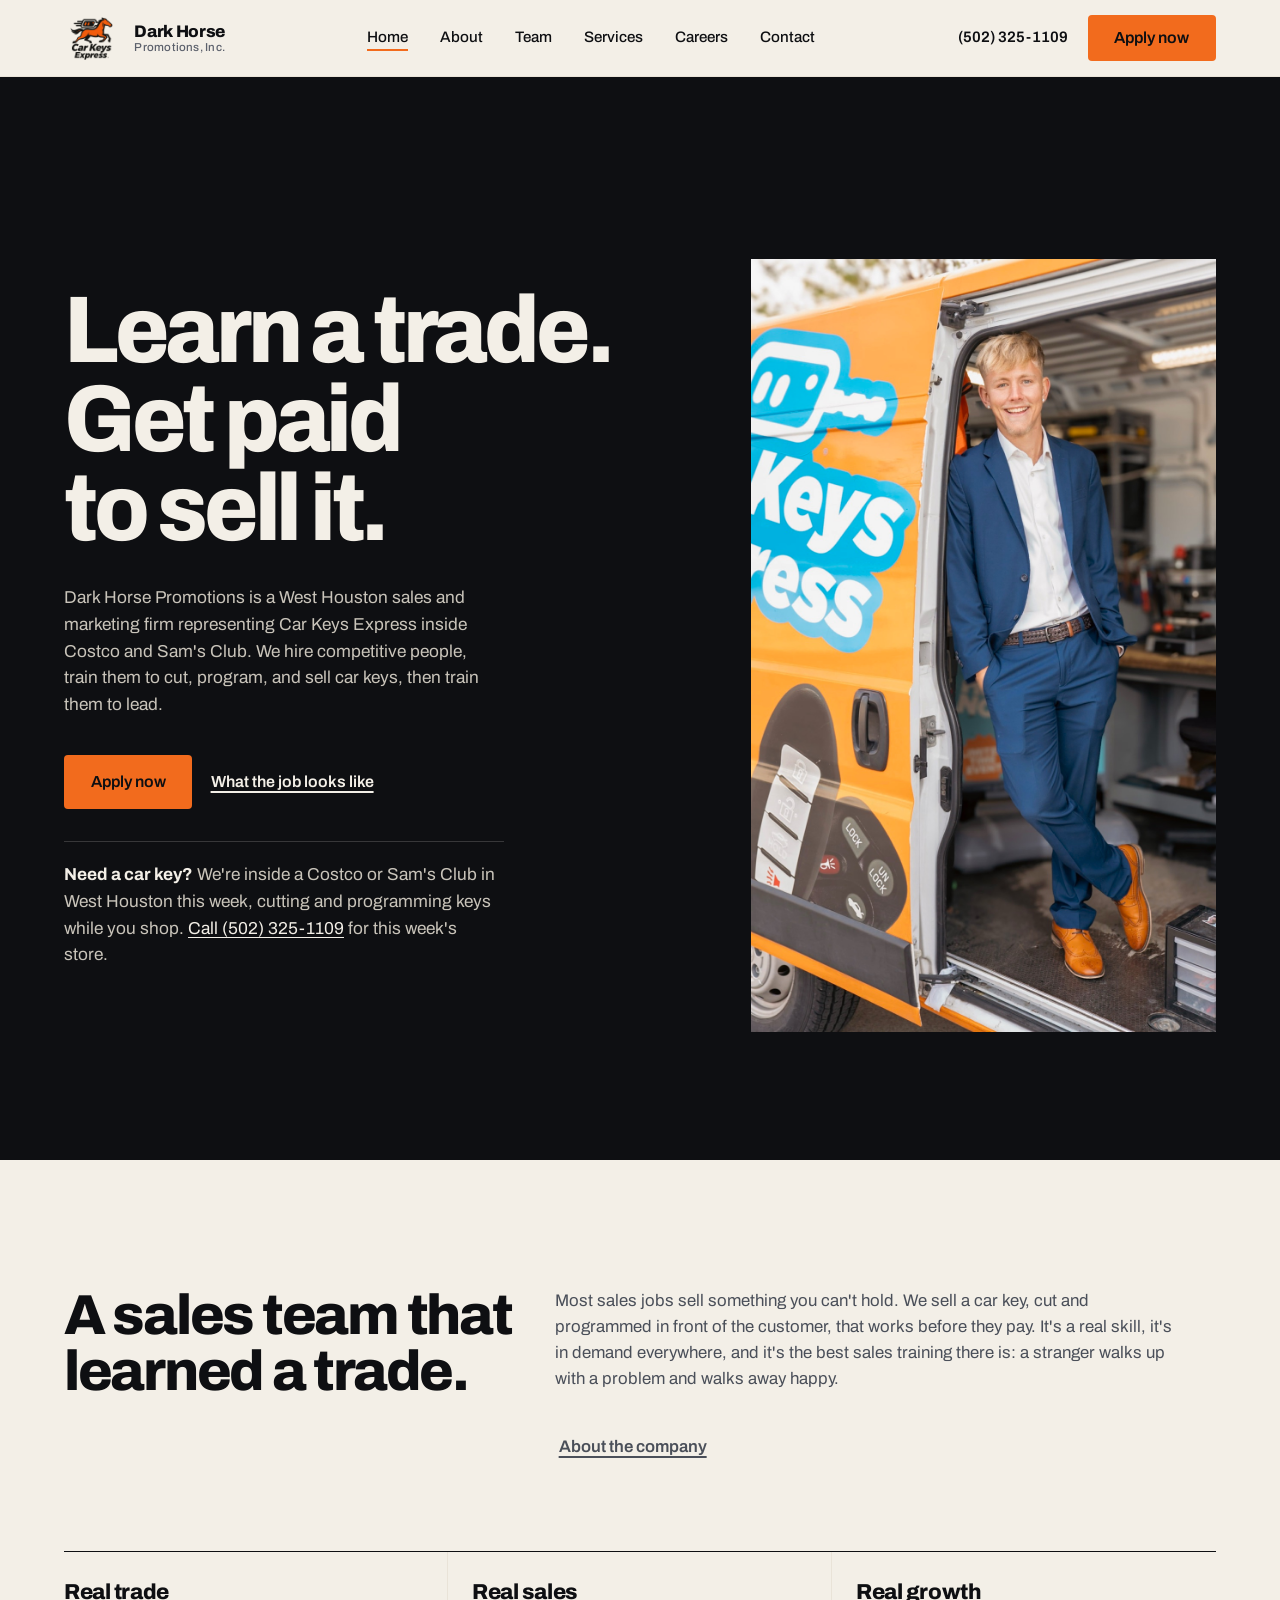
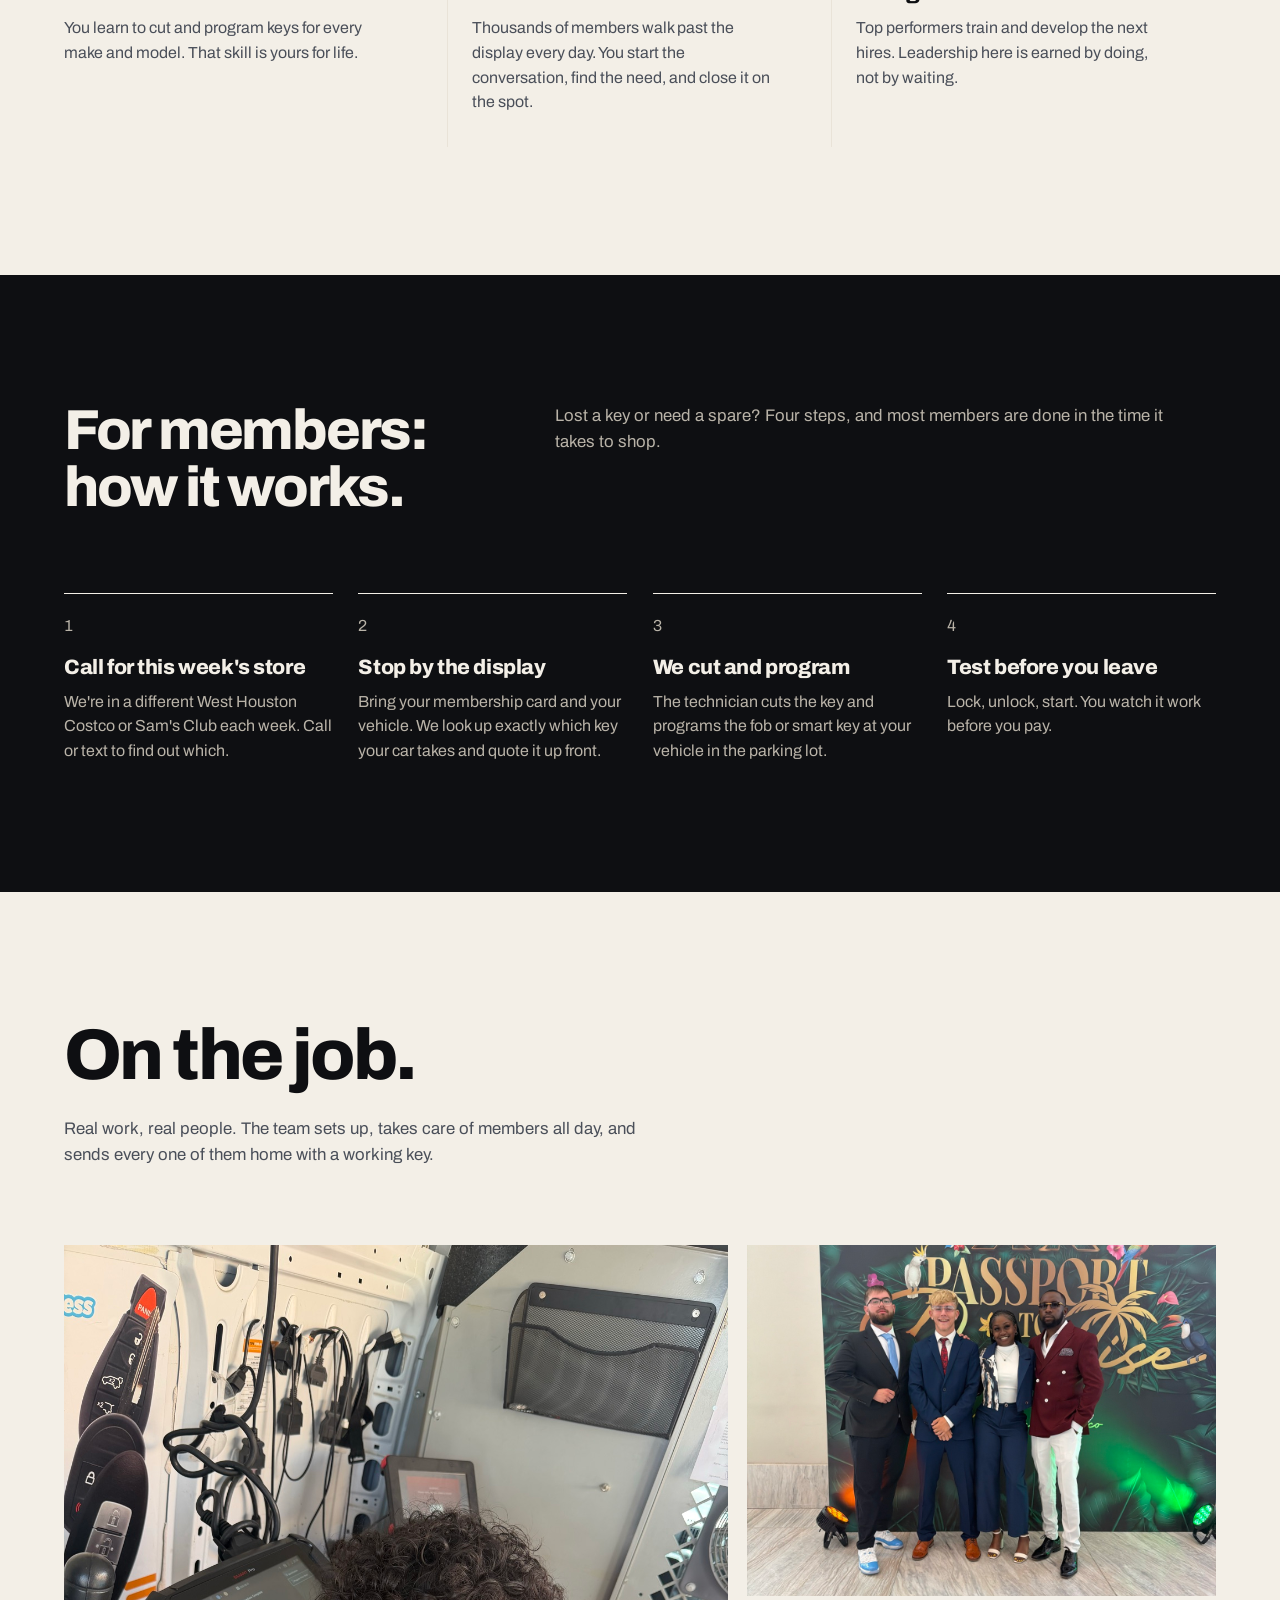
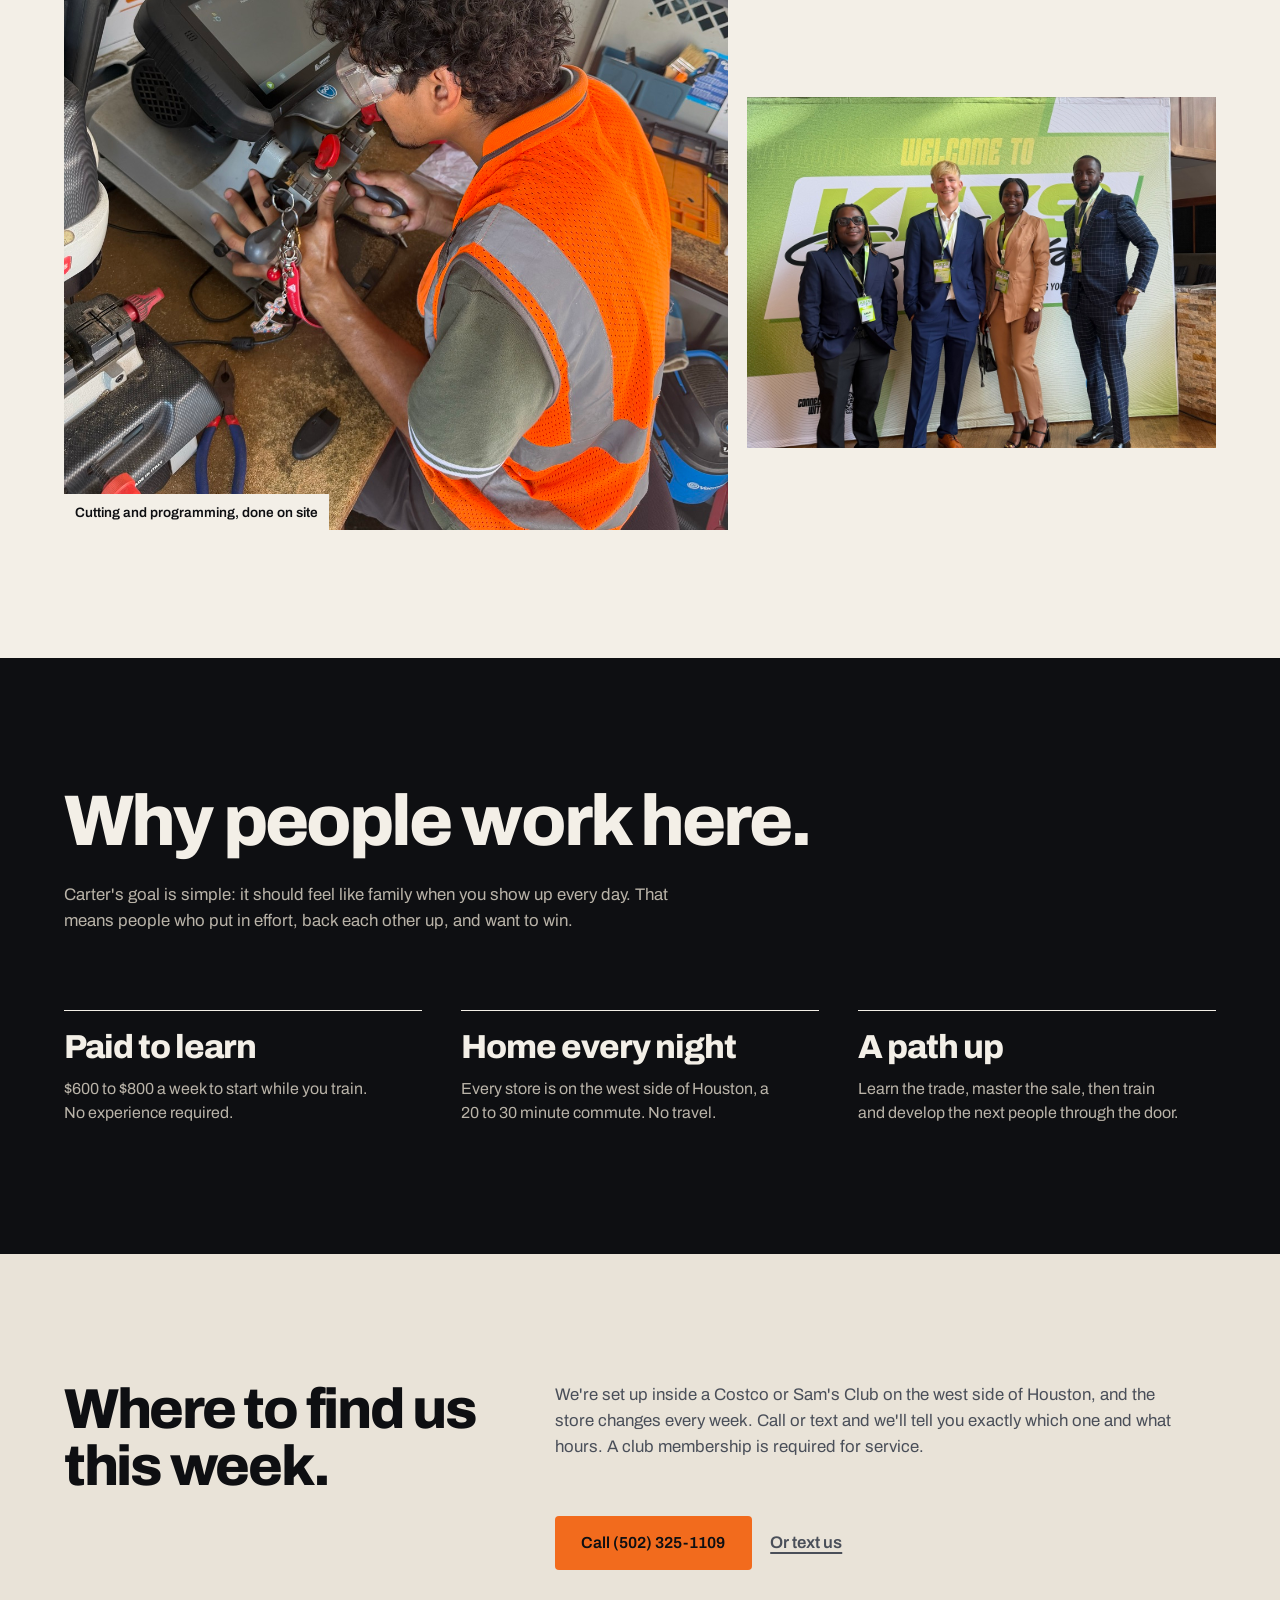
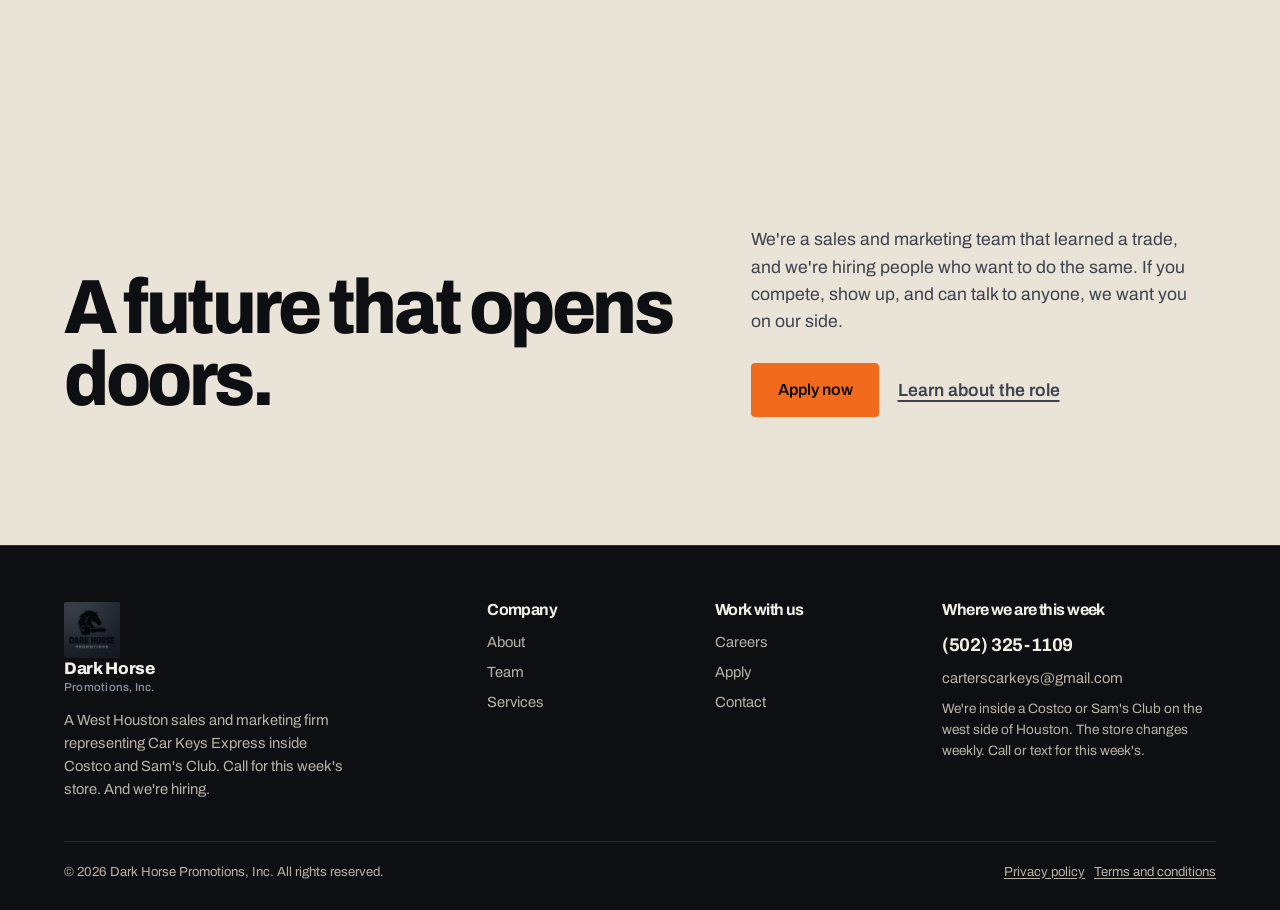
<file: index.html>
<!doctype html>
<html lang="en">
<head>
<meta charset="utf-8">
<meta name="viewport" content="width=device-width, initial-scale=1">
<title>Dark Horse Promotions, Inc. | West Houston Sales Team and Car Key Service</title>
<meta name="description" content="Dark Horse Promotions is a West Houston sales and marketing firm representing Car Keys Express inside Costco and Sam's Club. Now hiring. Need a key? Call for this week's store.">
<link rel="canonical" href="https://darkhorsepromotions.com/">
<meta property="og:title" content="Dark Horse Promotions, Inc. | West Houston Sales Team and Car Key Service">
<meta property="og:description" content="Dark Horse Promotions is a West Houston sales and marketing firm representing Car Keys Express inside Costco and Sam's Club. Now hiring. Need a key? Call for this week's store.">
<meta property="og:image" content="https://darkhorsepromotions.com/img/hero.jpg">
<meta property="og:type" content="website">
<link rel="icon" href="/img/logo-horse.jpg">
<link rel="preconnect" href="https://fonts.googleapis.com">
<link rel="preconnect" href="https://fonts.gstatic.com" crossorigin>
<link href="https://fonts.googleapis.com/css2?family=Archivo:wdth,wght@62..125,400..900&display=swap" rel="stylesheet">
<link rel="stylesheet" href="/styles.css">
</head>
<body>
<a class="skip" href="#main">Skip to content</a>
<header id="header">
  <nav class="pad">
    <a class="brand" href="/" aria-label="Dark Horse Promotions home">
      <img src="/img/logo-horse.jpg" alt="">
      <span class="brand-name">Dark Horse<small>Promotions, Inc.</small></span>
    </a>
    <ul class="nav-links" id="nav-links">
      <li><a href="/" aria-current="page">Home</a></li>
      <li><a href="/about/">About</a></li>
      <li><a href="/team/">Team</a></li>
      <li><a href="/services/">Services</a></li>
      <li><a href="/careers/">Careers</a></li>
      <li><a href="/contact/">Contact</a></li>
    </ul>
    <div class="nav-right">
      <a class="nav-phone" href="tel:+15023251109">(502) 325-1109</a>
      <a class="btn btn-orange" href="/apply/">Apply now</a>
      <button class="menu-btn" aria-label="Menu" aria-expanded="false" aria-controls="nav-links" onclick="var h=document.getElementById('header');var o=h.classList.toggle('open');this.setAttribute('aria-expanded',o)">
        <svg viewBox="0 0 24 24" fill="none" stroke="currentColor" stroke-width="2" stroke-linecap="round"><path d="M4 7h16M4 12h16M4 17h16"/></svg>
      </button>
    </div>
  </nav>
</header>
<main id="main">

<section class="hero pad">
  <div class="hero-copy">
    <h1><span>Learn a trade.</span> <span>Get paid</span> <span>to sell it.</span></h1>
    <p>Dark Horse Promotions is a West Houston sales and marketing firm representing Car Keys Express inside Costco and Sam's Club. We hire competitive people, train them to cut, program, and sell car keys, then train them to lead.</p>
    <div class="hero-actions">
      <a class="btn btn-orange" href="/apply/">Apply now</a>
      <a class="link" href="/careers/">What the job looks like</a>
    </div>
    <p class="hero-aside"><b>Need a car key?</b> We're inside a Costco or Sam's Club in West Houston this week, cutting and programming keys while you shop. <a href="tel:+15023251109">Call (502) 325-1109</a> for this week's store.</p>
  </div>
  <div class="hero-photo">
    <img src="/img/hero.jpg" alt="Carter Bolser, owner of Dark Horse Promotions" fetchpriority="high">
  </div>
</section>
<section class="light pad">
  <div class="grid">
    <h2 class="section-title">A sales team that learned a trade.</h2>
    <div class="section-body">
      <p>Most sales jobs sell something you can't hold. We sell a car key, cut and programmed in front of the customer, that works before they pay. It's a real skill, it's in demand everywhere, and it's the best sales training there is: a stranger walks up with a problem and walks away happy.</p>
      <a class="link" href="/about/">About the company</a>
    </div>
    <ul class="statements">
      <li><h3>Real trade</h3><p>You learn to cut and program keys for every make and model. That skill is yours for life.</p></li>
      <li><h3>Real sales</h3><p>Thousands of members walk past the display every day. You start the conversation, find the need, and close it on the spot.</p></li>
      <li><h3>Real growth</h3><p>Top performers train and develop the next hires. Leadership here is earned by doing, not by waiting.</p></li>
    </ul>
  </div>
</section>
<section class="dark pad">
  <div class="grid">
    <h2 class="section-title">For members: how it works.</h2>
    <p class="section-body">Lost a key or need a spare? Four steps, and most members are done in the time it takes to shop.</p>
    <ol class="steps">
      <li><div class="n">1</div><h3>Call for this week's store</h3><p>We're in a different West Houston Costco or Sam's Club each week. Call or text to find out which.</p></li>
      <li><div class="n">2</div><h3>Stop by the display</h3><p>Bring your membership card and your vehicle. We look up exactly which key your car takes and quote it up front.</p></li>
      <li><div class="n">3</div><h3>We cut and program</h3><p>The technician cuts the key and programs the fob or smart key at your vehicle in the parking lot.</p></li>
      <li><div class="n">4</div><h3>Test before you leave</h3><p>Lock, unlock, start. You watch it work before you pay.</p></li>
    </ol>
  </div>
</section>
<section class="light pad">
  <div class="grid">
    <h2 class="section-title wide">On the job.</h2>
    <p class="section-body under">Real work, real people. The team sets up, takes care of members all day, and sends every one of them home with a working key.</p>
    <div class="photos">
      <figure class="big"><img src="/img/p2.jpg" alt="Technician programming a key at the equipment bench"><figcaption>Cutting and programming, done on site</figcaption></figure>
      <figure class="a"><img src="/img/p1.jpg" alt="The Dark Horse Promotions team at an industry event"></figure>
      <figure class="b"><img src="/img/p3.jpg" alt="The team at a trade show"></figure>
    </div>
  </div>
</section>
<section class="dark pad">
  <div class="grid">
    <h2 class="section-title wide">Why people work here.</h2>
    <p class="section-body under">Carter's goal is simple: it should feel like family when you show up every day. That means people who put in effort, back each other up, and want to win.</p>
    <ul class="claims">
      <li><h3>Paid to learn</h3><p>$600 to $800 a week to start while you train. No experience required.</p></li>
      <li><h3>Home every night</h3><p>Every store is on the west side of Houston, a 20 to 30 minute commute. No travel.</p></li>
      <li><h3>A path up</h3><p>Learn the trade, master the sale, then train and develop the next people through the door.</p></li>
    </ul>
  </div>
</section>
<section class="light-2 pad" id="find-us">
  <div class="grid">
    <h2 class="section-title">Where to find us this week.</h2>
    <div class="section-body">
      <p>We're set up inside a Costco or Sam's Club on the west side of Houston, and the store changes every week. Call or text and we'll tell you exactly which one and what hours. A club membership is required for service.</p>
      <div style="display:flex;gap:.9rem;flex-wrap:wrap;margin-top:1.75rem">
        <a class="btn btn-orange" href="tel:+15023251109">Call (502) 325-1109</a>
        <a class="link" href="sms:+15023251109">Or text us</a>
      </div>
    </div>
  </div>
</section>
<section class="careers-band pad">
  <div class="grid">
    <h2>A future that opens doors.</h2>
    <div class="aside">
      <p>We're a sales and marketing team that learned a trade, and we're hiring people who want to do the same. If you compete, show up, and can talk to anyone, we want you on our side.</p>
      <div class="actions">
        <a class="btn btn-orange" href="/apply/">Apply now</a>
        <a class="link" href="/careers/">Learn about the role</a>
      </div>
    </div>
  </div>
</section>
</main>
<footer class="pad">
  <div class="foot">
    <div>
      <a class="brand" href="/"><img src="/img/logo-dark.jpg" alt=""><span class="brand-name">Dark Horse<small>Promotions, Inc.</small></span></a>
      <p>A West Houston sales and marketing firm representing Car Keys Express inside Costco and Sam's Club. Call for this week's store. And we're hiring.</p>
    </div>
    <div>
      <h4>Company</h4>
      <a href="/about/">About</a>
      <a href="/team/">Team</a>
      <a href="/services/">Services</a>
    </div>
    <div>
      <h4>Work with us</h4>
      <a href="/careers/">Careers</a>
      <a href="/apply/">Apply</a>
      <a href="/contact/">Contact</a>
    </div>
    <div>
      <h4>Where we are this week</h4>
      <a class="big-link" href="tel:+15023251109">(502) 325-1109</a>
      <a href="mailto:carterscarkeys@gmail.com">carterscarkeys@gmail.com</a>
      <p style="margin-top:.5rem;font-size:.85rem">We're inside a Costco or Sam's Club on the west side of Houston. The store changes weekly. Call or text for this week's.</p>
    </div>
  </div>
  <div class="copy">
    <span>© 2026 Dark Horse Promotions, Inc. All rights reserved.</span>
    <span><a href="/privacy/">Privacy policy</a> &nbsp; <a href="/terms/">Terms and conditions</a></span>
  </div>
</footer>
</body>
</html>
</file>
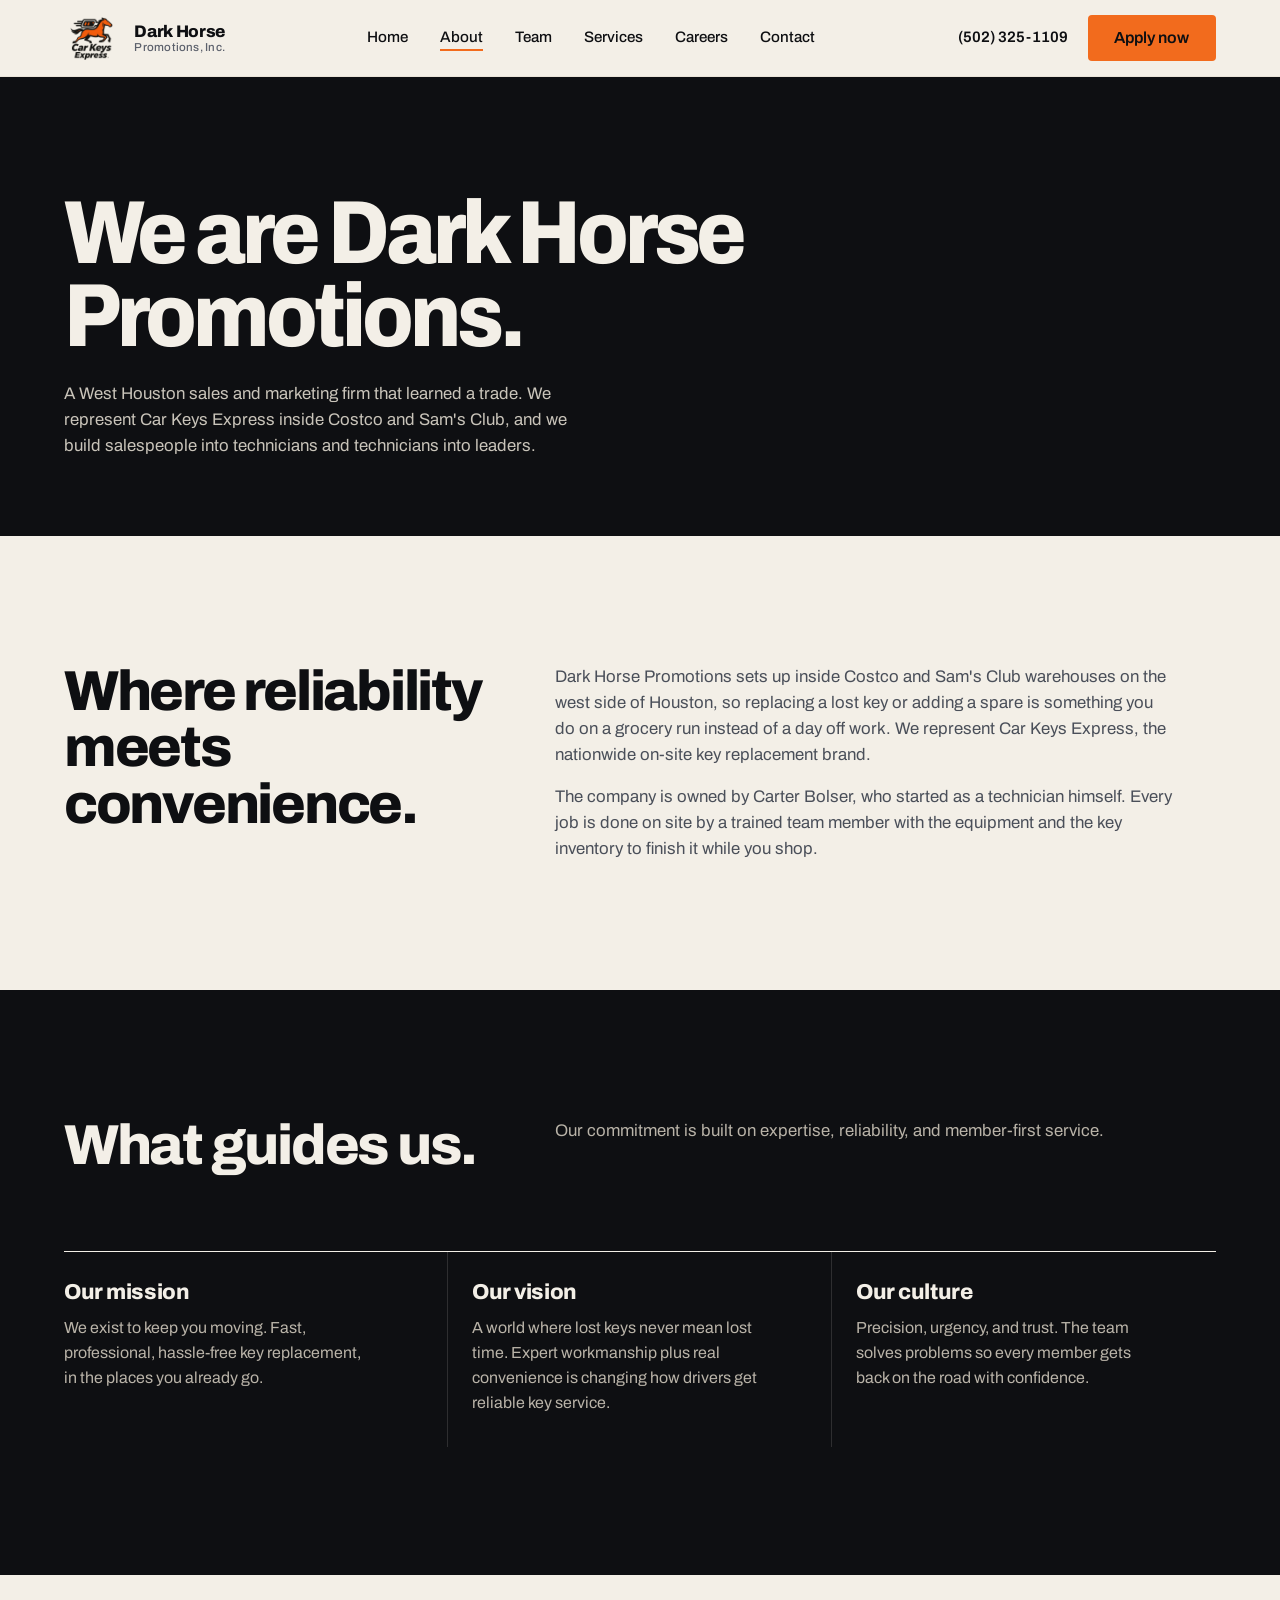
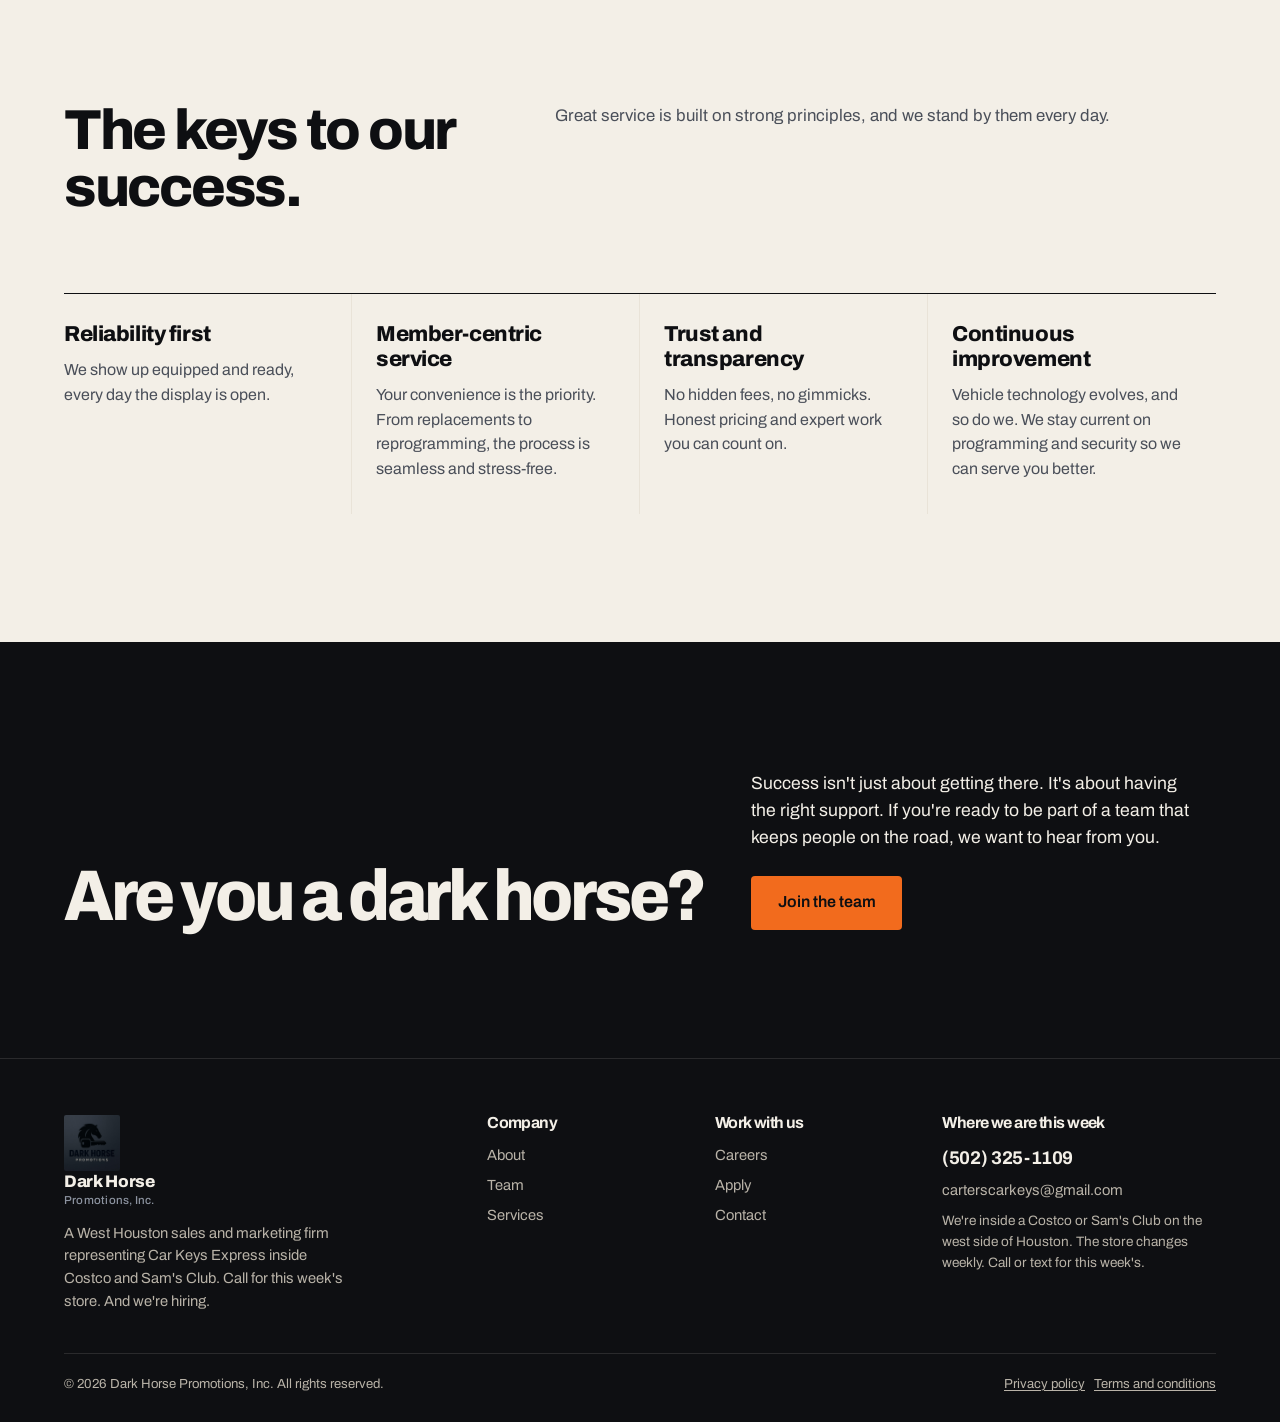
<file: about/index.html>
<!doctype html>
<html lang="en">
<head>
<meta charset="utf-8">
<meta name="viewport" content="width=device-width, initial-scale=1">
<title>About | Dark Horse Promotions, Inc.</title>
<meta name="description" content="Dark Horse Promotions runs car key replacement displays inside Sam's Club and Costco, built on reliability, transparency, and a team that shows up.">
<link rel="canonical" href="https://darkhorsepromotions.com/about/">
<meta property="og:title" content="About | Dark Horse Promotions, Inc.">
<meta property="og:description" content="Dark Horse Promotions runs car key replacement displays inside Sam's Club and Costco, built on reliability, transparency, and a team that shows up.">
<meta property="og:image" content="https://darkhorsepromotions.com/img/hero.jpg">
<meta property="og:type" content="website">
<link rel="icon" href="/img/logo-horse.jpg">
<link rel="preconnect" href="https://fonts.googleapis.com">
<link rel="preconnect" href="https://fonts.gstatic.com" crossorigin>
<link href="https://fonts.googleapis.com/css2?family=Archivo:wdth,wght@62..125,400..900&display=swap" rel="stylesheet">
<link rel="stylesheet" href="/styles.css">
</head>
<body>
<a class="skip" href="#main">Skip to content</a>
<header id="header">
  <nav class="pad">
    <a class="brand" href="/" aria-label="Dark Horse Promotions home">
      <img src="/img/logo-horse.jpg" alt="">
      <span class="brand-name">Dark Horse<small>Promotions, Inc.</small></span>
    </a>
    <ul class="nav-links" id="nav-links">
      <li><a href="/">Home</a></li>
      <li><a href="/about/" aria-current="page">About</a></li>
      <li><a href="/team/">Team</a></li>
      <li><a href="/services/">Services</a></li>
      <li><a href="/careers/">Careers</a></li>
      <li><a href="/contact/">Contact</a></li>
    </ul>
    <div class="nav-right">
      <a class="nav-phone" href="tel:+15023251109">(502) 325-1109</a>
      <a class="btn btn-orange" href="/apply/">Apply now</a>
      <button class="menu-btn" aria-label="Menu" aria-expanded="false" aria-controls="nav-links" onclick="var h=document.getElementById('header');var o=h.classList.toggle('open');this.setAttribute('aria-expanded',o)">
        <svg viewBox="0 0 24 24" fill="none" stroke="currentColor" stroke-width="2" stroke-linecap="round"><path d="M4 7h16M4 12h16M4 17h16"/></svg>
      </button>
    </div>
  </nav>
</header>
<main id="main">

<section class="page-hero pad">
  <h1>We are Dark Horse Promotions.</h1>
  <p>A West Houston sales and marketing firm that learned a trade. We represent Car Keys Express inside Costco and Sam's Club, and we build salespeople into technicians and technicians into leaders.</p>
</section>
<section class="light pad">
  <div class="grid">
    <h2 class="section-title">Where reliability meets convenience.</h2>
    <div class="section-body">
      <p>Dark Horse Promotions sets up inside Costco and Sam's Club warehouses on the west side of Houston, so replacing a lost key or adding a spare is something you do on a grocery run instead of a day off work. We represent Car Keys Express, the nationwide on-site key replacement brand.</p>
      <p>The company is owned by Carter Bolser, who started as a technician himself. Every job is done on site by a trained team member with the equipment and the key inventory to finish it while you shop.</p>
    </div>
  </div>
</section>
<section class="dark pad">
  <div class="grid">
    <h2 class="section-title">What guides us.</h2>
    <p class="section-body">Our commitment is built on expertise, reliability, and member-first service.</p>
    <ul class="statements">
      <li><h3>Our mission</h3><p>We exist to keep you moving. Fast, professional, hassle-free key replacement, in the places you already go.</p></li>
      <li><h3>Our vision</h3><p>A world where lost keys never mean lost time. Expert workmanship plus real convenience is changing how drivers get reliable key service.</p></li>
      <li><h3>Our culture</h3><p>Precision, urgency, and trust. The team solves problems so every member gets back on the road with confidence.</p></li>
    </ul>
  </div>
</section>
<section class="light pad">
  <div class="grid">
    <h2 class="section-title">The keys to our success.</h2>
    <p class="section-body">Great service is built on strong principles, and we stand by them every day.</p>
    <ul class="statements four">
      <li><h3>Reliability first</h3><p>We show up equipped and ready, every day the display is open.</p></li>
      <li><h3>Member-centric service</h3><p>Your convenience is the priority. From replacements to reprogramming, the process is seamless and stress-free.</p></li>
      <li><h3>Trust and transparency</h3><p>No hidden fees, no gimmicks. Honest pricing and expert work you can count on.</p></li>
      <li><h3>Continuous improvement</h3><p>Vehicle technology evolves, and so do we. We stay current on programming and security so we can serve you better.</p></li>
    </ul>
  </div>
</section>
<section class="dark cta-band pad">
  <div class="grid">
    <h2>Are you a dark horse?</h2>
    <div class="aside">
      <p>Success isn't just about getting there. It's about having the right support. If you're ready to be part of a team that keeps people on the road, we want to hear from you.</p>
      <a class="btn btn-orange" href="/careers/">Join the team</a>
    </div>
  </div>
</section>
</main>
<footer class="pad">
  <div class="foot">
    <div>
      <a class="brand" href="/"><img src="/img/logo-dark.jpg" alt=""><span class="brand-name">Dark Horse<small>Promotions, Inc.</small></span></a>
      <p>A West Houston sales and marketing firm representing Car Keys Express inside Costco and Sam's Club. Call for this week's store. And we're hiring.</p>
    </div>
    <div>
      <h4>Company</h4>
      <a href="/about/">About</a>
      <a href="/team/">Team</a>
      <a href="/services/">Services</a>
    </div>
    <div>
      <h4>Work with us</h4>
      <a href="/careers/">Careers</a>
      <a href="/apply/">Apply</a>
      <a href="/contact/">Contact</a>
    </div>
    <div>
      <h4>Where we are this week</h4>
      <a class="big-link" href="tel:+15023251109">(502) 325-1109</a>
      <a href="mailto:carterscarkeys@gmail.com">carterscarkeys@gmail.com</a>
      <p style="margin-top:.5rem;font-size:.85rem">We're inside a Costco or Sam's Club on the west side of Houston. The store changes weekly. Call or text for this week's.</p>
    </div>
  </div>
  <div class="copy">
    <span>© 2026 Dark Horse Promotions, Inc. All rights reserved.</span>
    <span><a href="/privacy/">Privacy policy</a> &nbsp; <a href="/terms/">Terms and conditions</a></span>
  </div>
</footer>
</body>
</html>
</file>
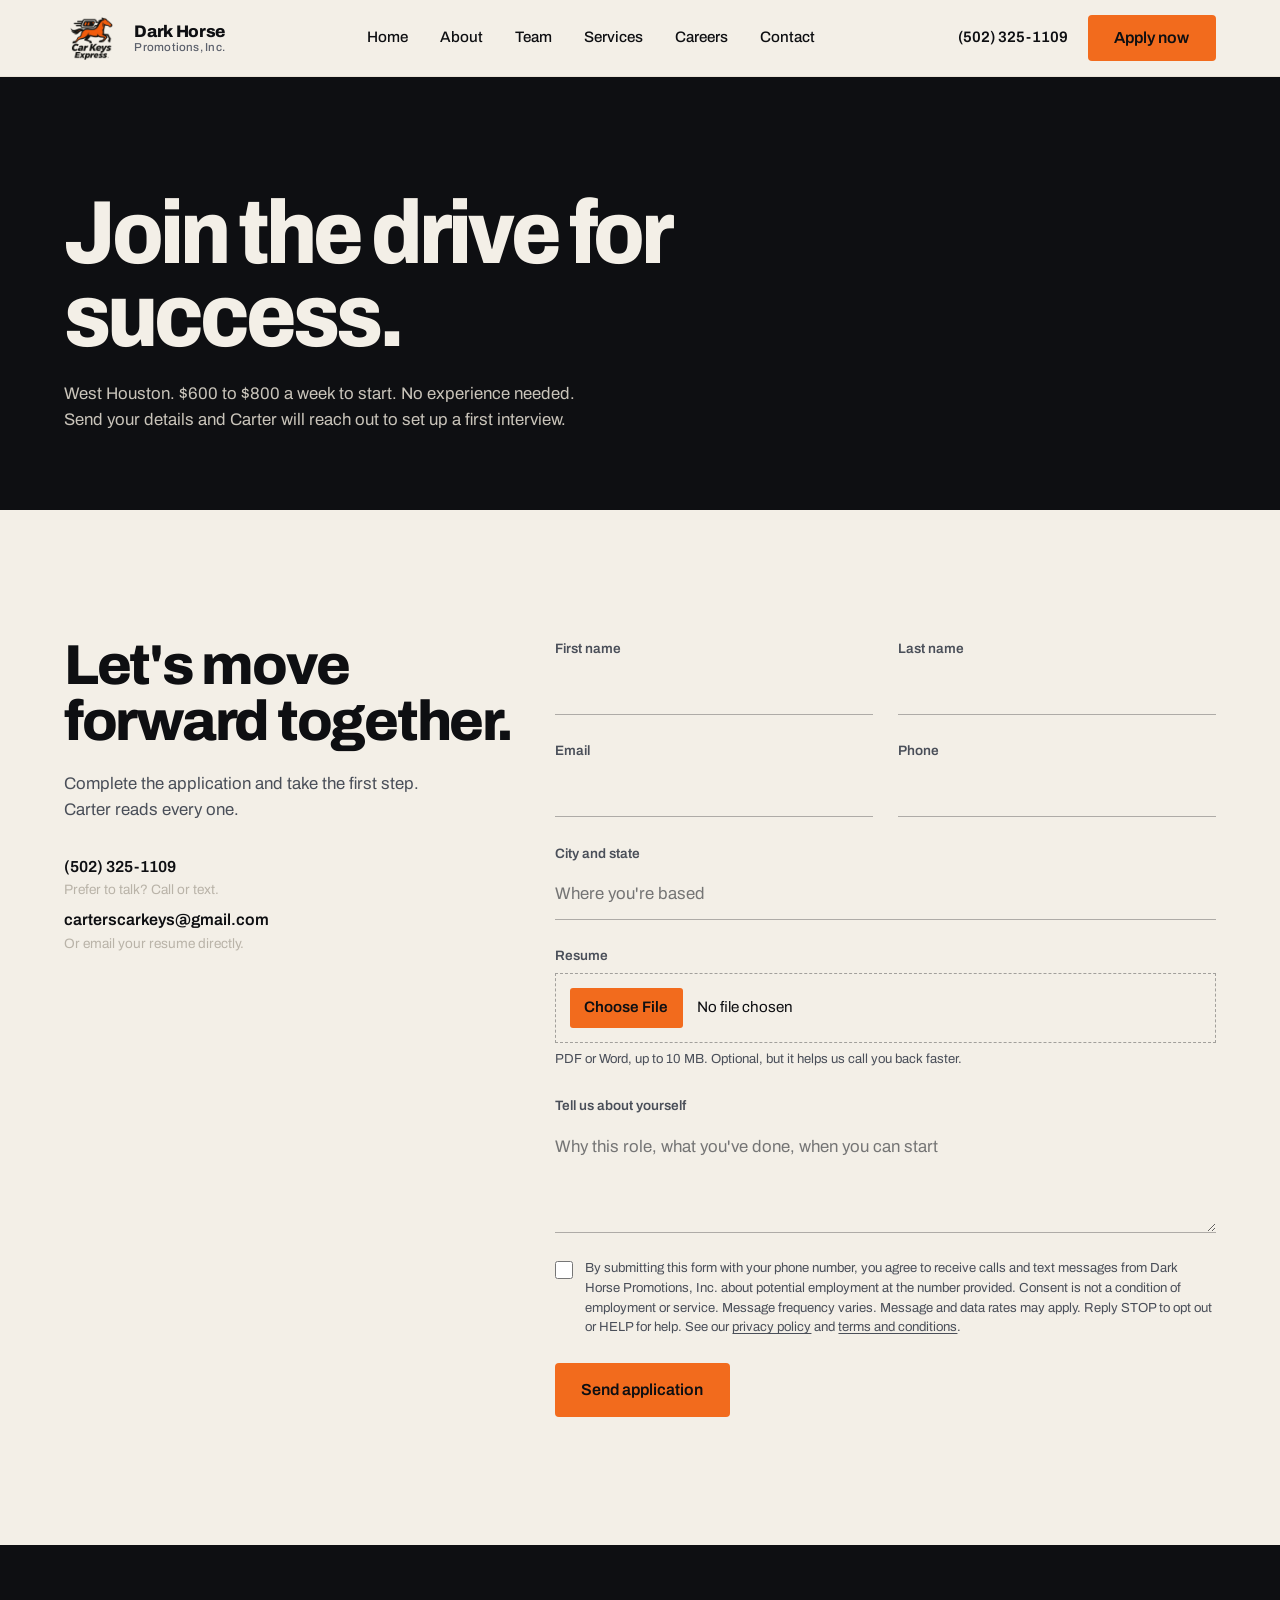
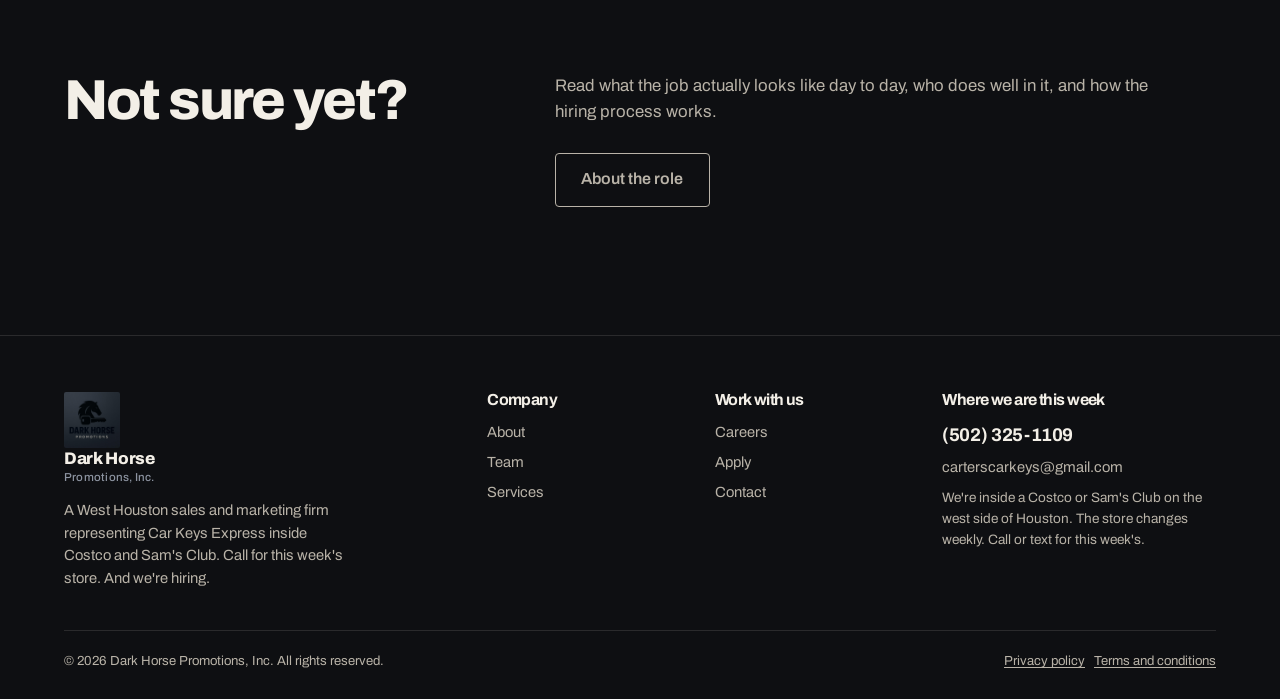
<file: apply/index.html>
<!doctype html>
<html lang="en">
<head>
<meta charset="utf-8">
<meta name="viewport" content="width=device-width, initial-scale=1">
<title>Apply | Dark Horse Promotions, Inc.</title>
<meta name="description" content="Apply to join Dark Horse Promotions as a car key technician at Sam's Club and Costco. Upload your resume and Carter will reach out.">
<link rel="canonical" href="https://darkhorsepromotions.com/apply/">
<meta property="og:title" content="Apply | Dark Horse Promotions, Inc.">
<meta property="og:description" content="Apply to join Dark Horse Promotions as a car key technician at Sam's Club and Costco. Upload your resume and Carter will reach out.">
<meta property="og:image" content="https://darkhorsepromotions.com/img/hero.jpg">
<meta property="og:type" content="website">
<link rel="icon" href="/img/logo-horse.jpg">
<link rel="preconnect" href="https://fonts.googleapis.com">
<link rel="preconnect" href="https://fonts.gstatic.com" crossorigin>
<link href="https://fonts.googleapis.com/css2?family=Archivo:wdth,wght@62..125,400..900&display=swap" rel="stylesheet">
<link rel="stylesheet" href="/styles.css">
</head>
<body>
<a class="skip" href="#main">Skip to content</a>
<header id="header">
  <nav class="pad">
    <a class="brand" href="/" aria-label="Dark Horse Promotions home">
      <img src="/img/logo-horse.jpg" alt="">
      <span class="brand-name">Dark Horse<small>Promotions, Inc.</small></span>
    </a>
    <ul class="nav-links" id="nav-links">
      <li><a href="/">Home</a></li>
      <li><a href="/about/">About</a></li>
      <li><a href="/team/">Team</a></li>
      <li><a href="/services/">Services</a></li>
      <li><a href="/careers/">Careers</a></li>
      <li><a href="/contact/">Contact</a></li>
    </ul>
    <div class="nav-right">
      <a class="nav-phone" href="tel:+15023251109">(502) 325-1109</a>
      <a class="btn btn-orange" href="/apply/">Apply now</a>
      <button class="menu-btn" aria-label="Menu" aria-expanded="false" aria-controls="nav-links" onclick="var h=document.getElementById('header');var o=h.classList.toggle('open');this.setAttribute('aria-expanded',o)">
        <svg viewBox="0 0 24 24" fill="none" stroke="currentColor" stroke-width="2" stroke-linecap="round"><path d="M4 7h16M4 12h16M4 17h16"/></svg>
      </button>
    </div>
  </nav>
</header>
<main id="main">

<section class="page-hero pad">
  <h1>Join the drive for success.</h1>
  <p>West Houston. $600 to $800 a week to start. No experience needed. Send your details and Carter will reach out to set up a first interview.</p>
</section>
<section class="light pad">
  <div class="grid">
    <div class="form-title">
      <h2>Let's move forward together.</h2>
      <p>Complete the application and take the first step. Carter reads every one.</p>
      <div class="direct">
        <a href="tel:+15023251109">(502) 325-1109<small>Prefer to talk? Call or text.</small></a>
        <a href="mailto:carterscarkeys@gmail.com?subject=Application">carterscarkeys@gmail.com<small>Or email your resume directly.</small></a>
      </div>
    </div>
    <form class="form" action="https://formsubmit.co/carterscarkeys@gmail.com" method="POST" enctype="multipart/form-data">
  <div class="two">
    <div class="field"><label for="f-first">First name</label><input id="f-first" name="first_name" autocomplete="given-name" required></div>
    <div class="field"><label for="f-last">Last name</label><input id="f-last" name="last_name" autocomplete="family-name" required></div>
  </div>
  <div class="two">
    <div class="field"><label for="f-email">Email</label><input id="f-email" name="email" type="email" autocomplete="email" required></div>
    <div class="field"><label for="f-phone">Phone</label><input id="f-phone" name="phone" type="tel" autocomplete="tel"></div>
  </div>
  <div class="field"><label for="f-city">City and state</label><input id="f-city" name="location" autocomplete="address-level2" placeholder="Where you're based"></div>
  <div class="field">
    <label for="f-resume">Resume</label>
    <input id="f-resume" name="attachment" type="file" accept=".pdf,.doc,.docx">
    <span class="hint">PDF or Word, up to 10 MB. Optional, but it helps us call you back faster.</span>
  </div>
  <div class="field"><label for="f-msg">Tell us about yourself</label><textarea id="f-msg" name="message" placeholder="Why this role, what you've done, when you can start"></textarea></div>
  <label class="consent"><input type="checkbox" name="sms_consent" value="yes">
<span>By submitting this form with your phone number, you agree to receive calls and text messages from Dark Horse Promotions, Inc. about potential employment at the number provided. Consent is not a condition of employment or service. Message frequency varies. Message and data rates may apply. Reply STOP to opt out or HELP for help. See our <a href="/privacy/">privacy policy</a> and <a href="/terms/">terms and conditions</a>.</span></label>
  <input type="hidden" name="_subject" value="New application from darkhorsepromotions.com">
  <input type="hidden" name="_template" value="table">
  <input type="hidden" name="_next" value="https://darkhorsepromotions.com/thanks/">
  <input type="text" name="_honey" style="display:none" tabindex="-1" autocomplete="off">
  <button class="btn btn-orange" type="submit">Send application</button>
</form>
  </div>
</section>
<section class="dark pad">
  <div class="grid">
    <h2 class="section-title">Not sure yet?</h2>
    <div class="section-body">
      <p>Read what the job actually looks like day to day, who does well in it, and how the hiring process works.</p>
      <a class="btn btn-line" href="/careers/">About the role</a>
    </div>
  </div>
</section>
</main>
<footer class="pad">
  <div class="foot">
    <div>
      <a class="brand" href="/"><img src="/img/logo-dark.jpg" alt=""><span class="brand-name">Dark Horse<small>Promotions, Inc.</small></span></a>
      <p>A West Houston sales and marketing firm representing Car Keys Express inside Costco and Sam's Club. Call for this week's store. And we're hiring.</p>
    </div>
    <div>
      <h4>Company</h4>
      <a href="/about/">About</a>
      <a href="/team/">Team</a>
      <a href="/services/">Services</a>
    </div>
    <div>
      <h4>Work with us</h4>
      <a href="/careers/">Careers</a>
      <a href="/apply/">Apply</a>
      <a href="/contact/">Contact</a>
    </div>
    <div>
      <h4>Where we are this week</h4>
      <a class="big-link" href="tel:+15023251109">(502) 325-1109</a>
      <a href="mailto:carterscarkeys@gmail.com">carterscarkeys@gmail.com</a>
      <p style="margin-top:.5rem;font-size:.85rem">We're inside a Costco or Sam's Club on the west side of Houston. The store changes weekly. Call or text for this week's.</p>
    </div>
  </div>
  <div class="copy">
    <span>© 2026 Dark Horse Promotions, Inc. All rights reserved.</span>
    <span><a href="/privacy/">Privacy policy</a> &nbsp; <a href="/terms/">Terms and conditions</a></span>
  </div>
</footer>
</body>
</html>
</file>
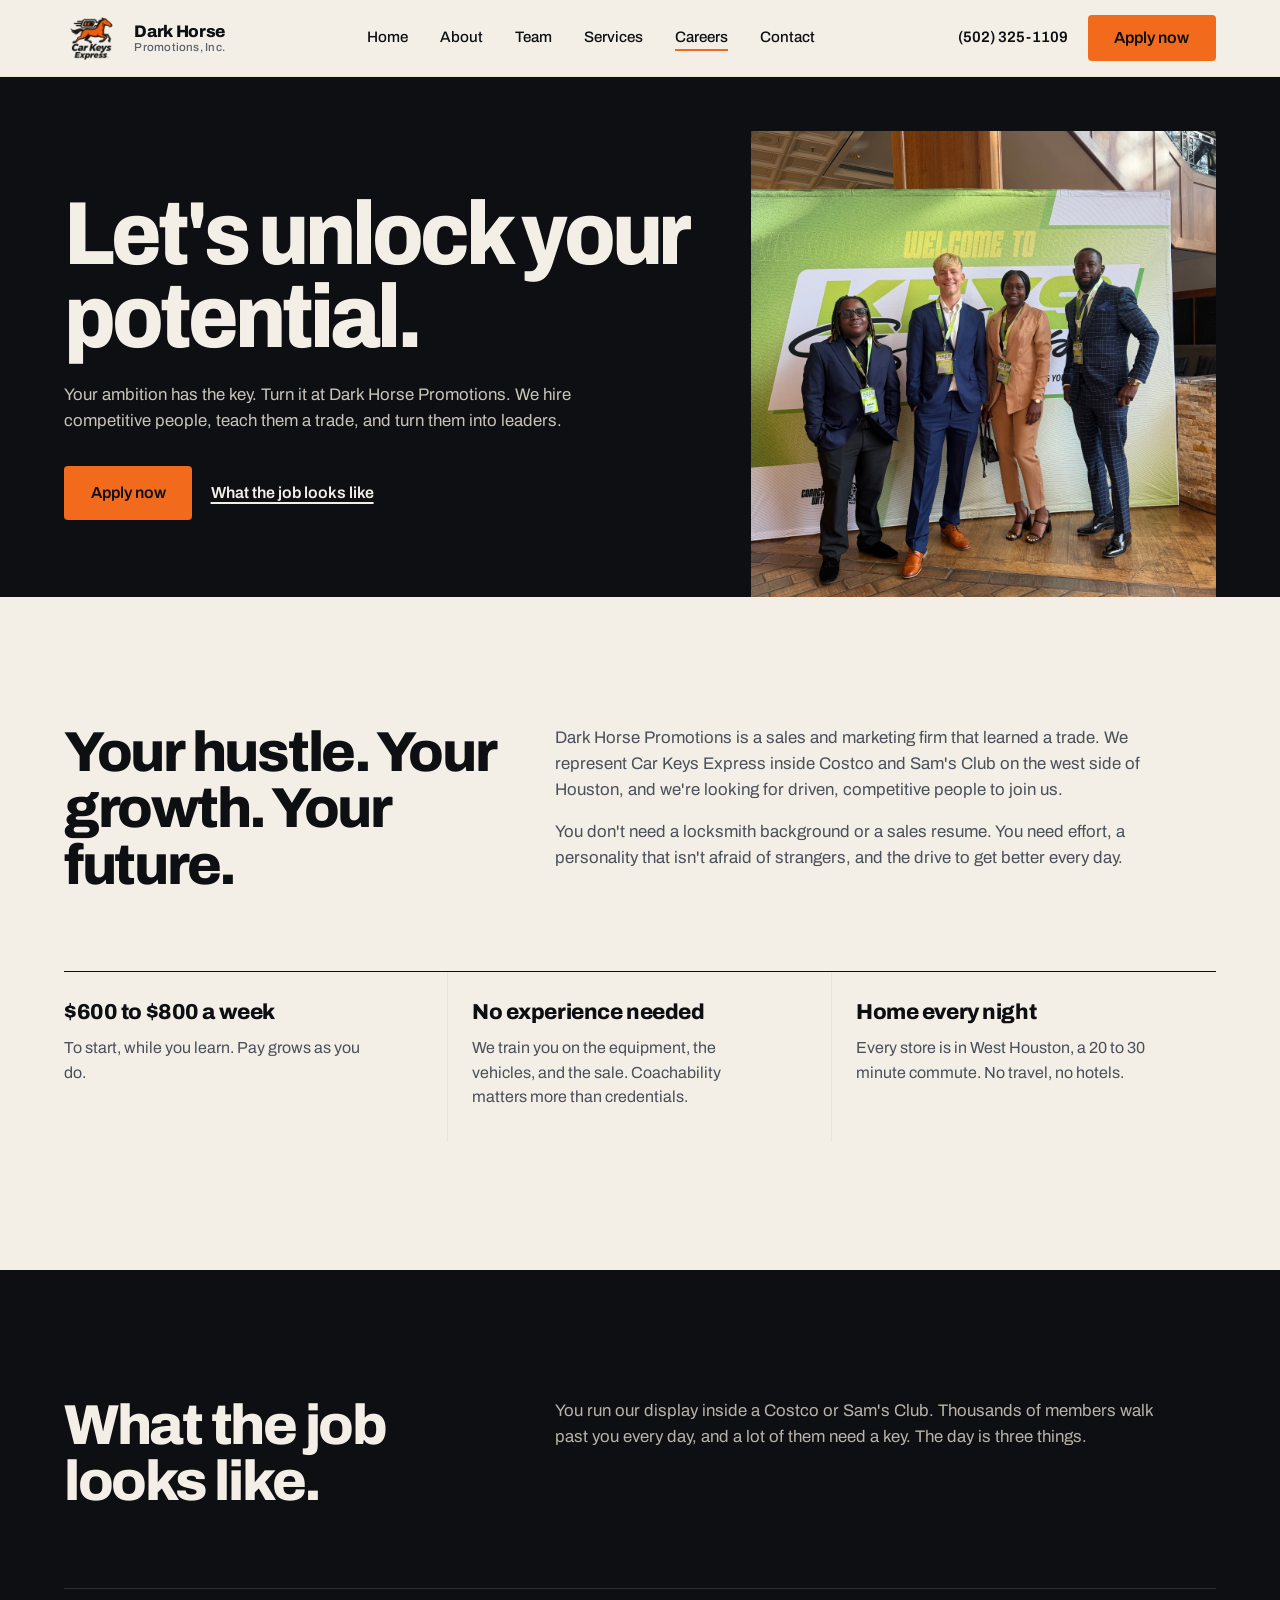
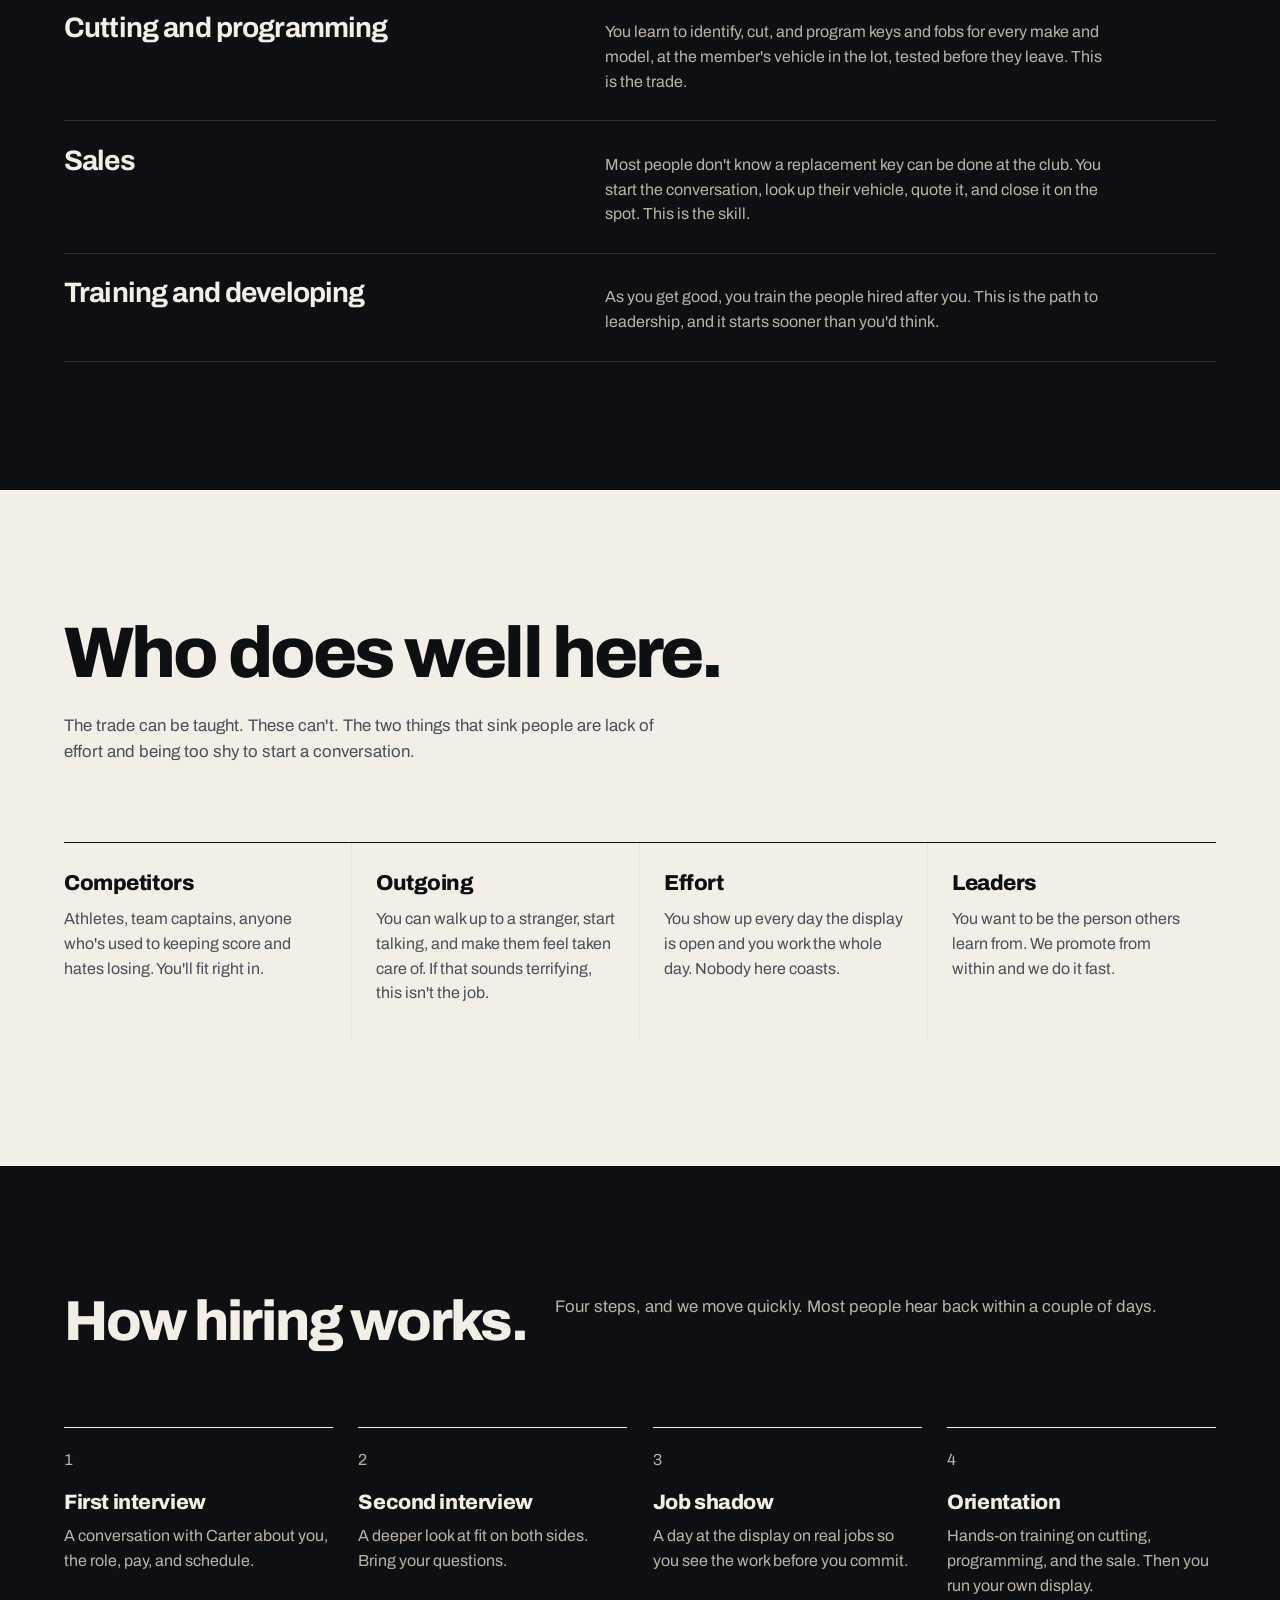
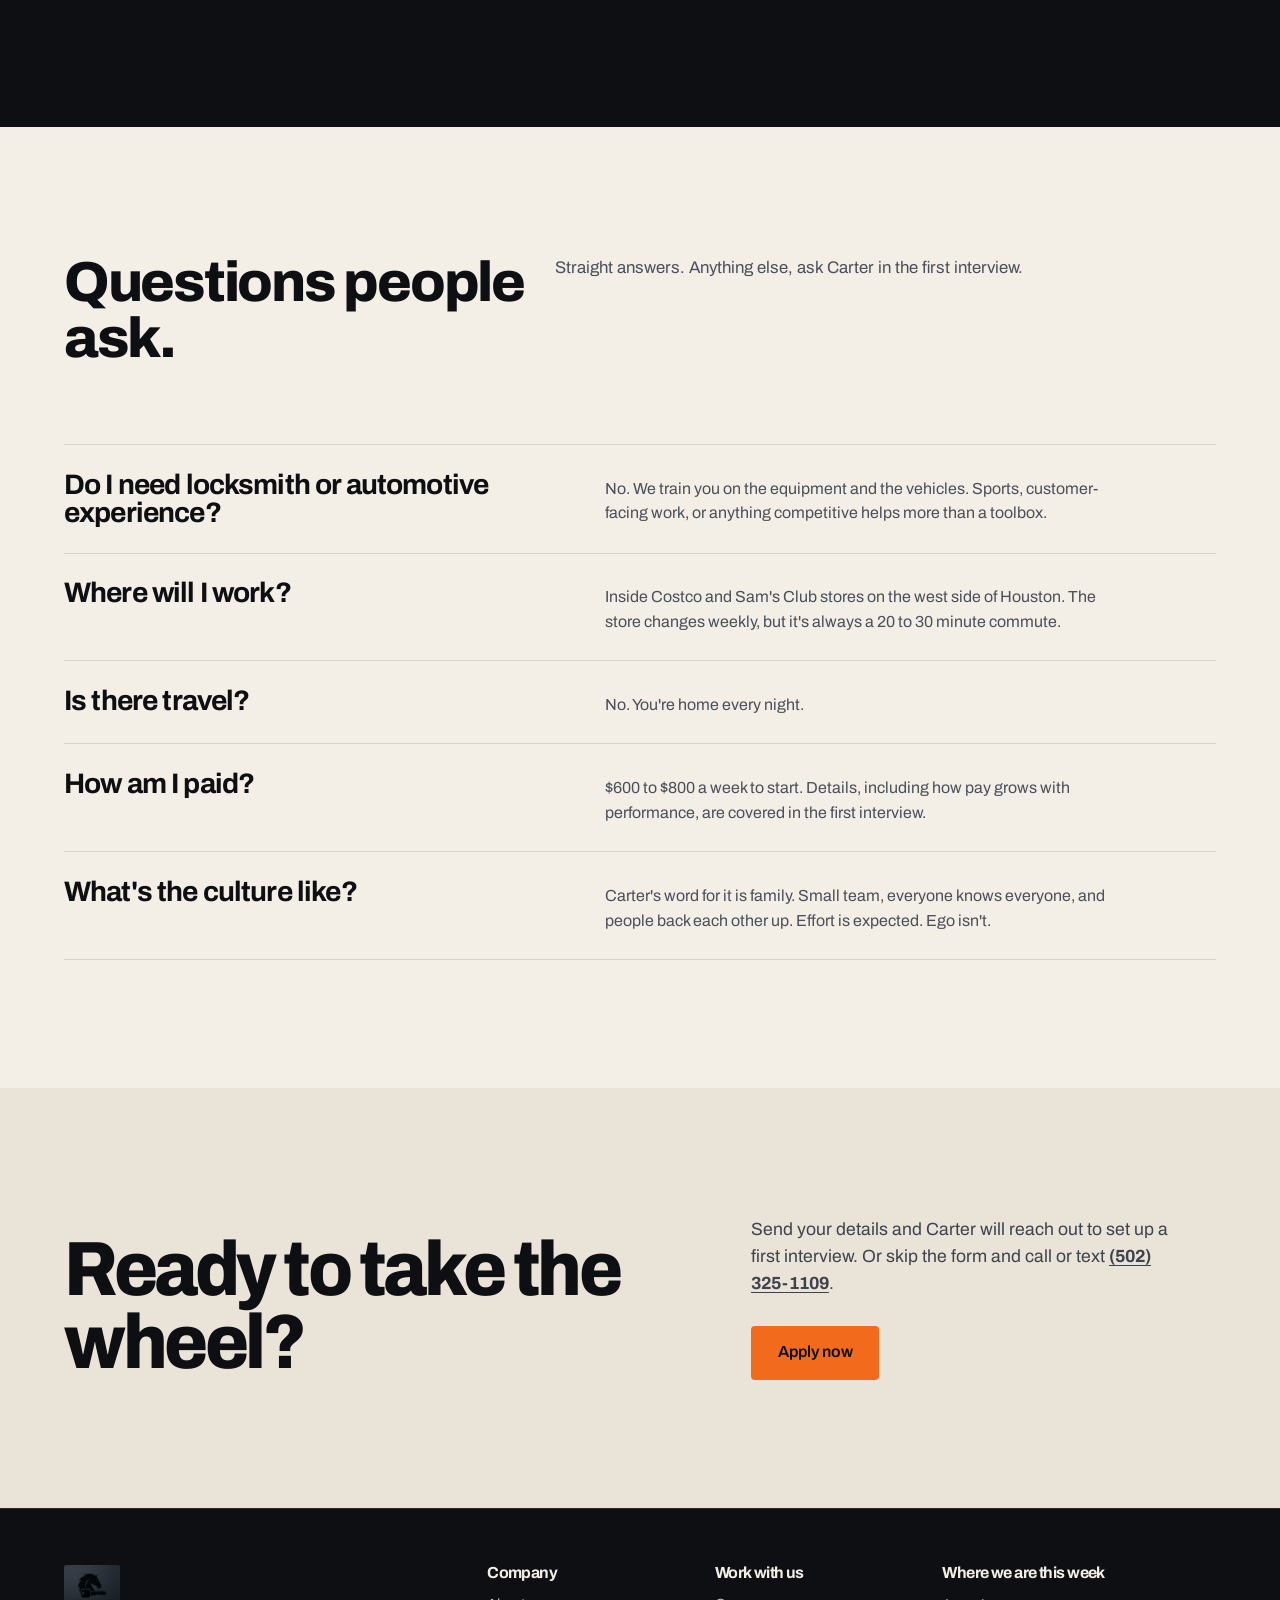
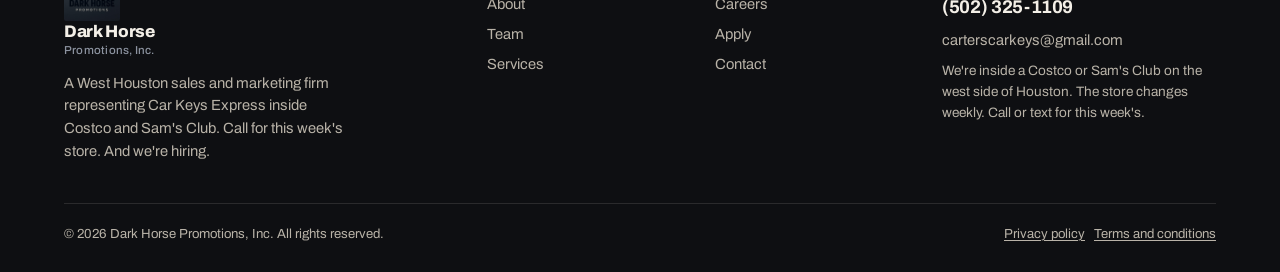
<file: careers/index.html>
<!doctype html>
<html lang="en">
<head>
<meta charset="utf-8">
<meta name="viewport" content="width=device-width, initial-scale=1">
<title>Careers | Sales and Key Technician, West Houston | Dark Horse Promotions, Inc.</title>
<meta name="description" content="Join Dark Horse Promotions in West Houston. $600 to $800 a week to start, no experience needed. Learn to cut, program, and sell car keys inside Costco and Sam's Club, then lead.">
<link rel="canonical" href="https://darkhorsepromotions.com/careers/">
<meta property="og:title" content="Careers | Sales and Key Technician, West Houston | Dark Horse Promotions, Inc.">
<meta property="og:description" content="Join Dark Horse Promotions in West Houston. $600 to $800 a week to start, no experience needed. Learn to cut, program, and sell car keys inside Costco and Sam's Club, then lead.">
<meta property="og:image" content="https://darkhorsepromotions.com/img/hero.jpg">
<meta property="og:type" content="website">
<link rel="icon" href="/img/logo-horse.jpg">
<link rel="preconnect" href="https://fonts.googleapis.com">
<link rel="preconnect" href="https://fonts.gstatic.com" crossorigin>
<link href="https://fonts.googleapis.com/css2?family=Archivo:wdth,wght@62..125,400..900&display=swap" rel="stylesheet">
<link rel="stylesheet" href="/styles.css">
</head>
<body>
<a class="skip" href="#main">Skip to content</a>
<header id="header">
  <nav class="pad">
    <a class="brand" href="/" aria-label="Dark Horse Promotions home">
      <img src="/img/logo-horse.jpg" alt="">
      <span class="brand-name">Dark Horse<small>Promotions, Inc.</small></span>
    </a>
    <ul class="nav-links" id="nav-links">
      <li><a href="/">Home</a></li>
      <li><a href="/about/">About</a></li>
      <li><a href="/team/">Team</a></li>
      <li><a href="/services/">Services</a></li>
      <li><a href="/careers/" aria-current="page">Careers</a></li>
      <li><a href="/contact/">Contact</a></li>
    </ul>
    <div class="nav-right">
      <a class="nav-phone" href="tel:+15023251109">(502) 325-1109</a>
      <a class="btn btn-orange" href="/apply/">Apply now</a>
      <button class="menu-btn" aria-label="Menu" aria-expanded="false" aria-controls="nav-links" onclick="var h=document.getElementById('header');var o=h.classList.toggle('open');this.setAttribute('aria-expanded',o)">
        <svg viewBox="0 0 24 24" fill="none" stroke="currentColor" stroke-width="2" stroke-linecap="round"><path d="M4 7h16M4 12h16M4 17h16"/></svg>
      </button>
    </div>
  </nav>
</header>
<main id="main">

<section class="page-hero with-photo pad">
  <div class="ph-copy">
    <h1>Let's unlock your potential.</h1>
    <p>Your ambition has the key. Turn it at Dark Horse Promotions. We hire competitive people, teach them a trade, and turn them into leaders.</p>
    <div style="margin-top:2rem;display:flex;gap:.9rem;flex-wrap:wrap">
      <a class="btn btn-orange" href="/apply/">Apply now</a>
      <a class="link" href="#role">What the job looks like</a>
    </div>
  </div>
  <div class="ph-img"><img src="/img/p3.jpg" alt="Dark Horse Promotions team members at an industry event"></div>
</section>
<section class="light pad">
  <div class="grid">
    <h2 class="section-title">Your hustle. Your growth. Your future.</h2>
    <div class="section-body">
      <p>Dark Horse Promotions is a sales and marketing firm that learned a trade. We represent Car Keys Express inside Costco and Sam's Club on the west side of Houston, and we're looking for driven, competitive people to join us.</p>
      <p>You don't need a locksmith background or a sales resume. You need effort, a personality that isn't afraid of strangers, and the drive to get better every day.</p>
    </div>
    <ul class="statements">
      <li><h3>$600 to $800 a week</h3><p>To start, while you learn. Pay grows as you do.</p></li>
      <li><h3>No experience needed</h3><p>We train you on the equipment, the vehicles, and the sale. Coachability matters more than credentials.</p></li>
      <li><h3>Home every night</h3><p>Every store is in West Houston, a 20 to 30 minute commute. No travel, no hotels.</p></li>
    </ul>
  </div>
</section>
<section id="role" class="dark pad">
  <div class="grid">
    <h2 class="section-title">What the job looks like.</h2>
    <p class="section-body">You run our display inside a Costco or Sam's Club. Thousands of members walk past you every day, and a lot of them need a key. The day is three things.</p>
    <ul class="list">
      <li><h3>Cutting and programming</h3><p>You learn to identify, cut, and program keys and fobs for every make and model, at the member's vehicle in the lot, tested before they leave. This is the trade.</p></li>
      <li><h3>Sales</h3><p>Most people don't know a replacement key can be done at the club. You start the conversation, look up their vehicle, quote it, and close it on the spot. This is the skill.</p></li>
      <li><h3>Training and developing</h3><p>As you get good, you train the people hired after you. This is the path to leadership, and it starts sooner than you'd think.</p></li>
    </ul>
  </div>
</section>
<section class="light pad">
  <div class="grid">
    <h2 class="section-title wide">Who does well here.</h2>
    <p class="section-body under">The trade can be taught. These can't. The two things that sink people are lack of effort and being too shy to start a conversation.</p>
    <ul class="statements four">
      <li><h3>Competitors</h3><p>Athletes, team captains, anyone who's used to keeping score and hates losing. You'll fit right in.</p></li>
      <li><h3>Outgoing</h3><p>You can walk up to a stranger, start talking, and make them feel taken care of. If that sounds terrifying, this isn't the job.</p></li>
      <li><h3>Effort</h3><p>You show up every day the display is open and you work the whole day. Nobody here coasts.</p></li>
      <li><h3>Leaders</h3><p>You want to be the person others learn from. We promote from within and we do it fast.</p></li>
    </ul>
  </div>
</section>
<section class="dark pad">
  <div class="grid">
    <h2 class="section-title">How hiring works.</h2>
    <p class="section-body">Four steps, and we move quickly. Most people hear back within a couple of days.</p>
    <ol class="steps">
      <li><div class="n">1</div><h3>First interview</h3><p>A conversation with Carter about you, the role, pay, and schedule.</p></li>
      <li><div class="n">2</div><h3>Second interview</h3><p>A deeper look at fit on both sides. Bring your questions.</p></li>
      <li><div class="n">3</div><h3>Job shadow</h3><p>A day at the display on real jobs so you see the work before you commit.</p></li>
      <li><div class="n">4</div><h3>Orientation</h3><p>Hands-on training on cutting, programming, and the sale. Then you run your own display.</p></li>
    </ol>
  </div>
</section>
<section class="light pad">
  <div class="grid">
    <h2 class="section-title">Questions people ask.</h2>
    <p class="section-body">Straight answers. Anything else, ask Carter in the first interview.</p>
    <ul class="list">
      <li><h3>Do I need locksmith or automotive experience?</h3><p>No. We train you on the equipment and the vehicles. Sports, customer-facing work, or anything competitive helps more than a toolbox.</p></li>
      <li><h3>Where will I work?</h3><p>Inside Costco and Sam's Club stores on the west side of Houston. The store changes weekly, but it's always a 20 to 30 minute commute.</p></li>
      <li><h3>Is there travel?</h3><p>No. You're home every night.</p></li>
      <li><h3>How am I paid?</h3><p>$600 to $800 a week to start. Details, including how pay grows with performance, are covered in the first interview.</p></li>
      <li><h3>What's the culture like?</h3><p>Carter's word for it is family. Small team, everyone knows everyone, and people back each other up. Effort is expected. Ego isn't.</p></li>
    </ul>
  </div>
</section>
<section class="careers-band pad">
  <div class="grid">
    <h2>Ready to take the wheel?</h2>
    <div class="aside">
      <p>Send your details and Carter will reach out to set up a first interview. Or skip the form and call or text <a href="tel:+15023251109" style="font-weight:700;text-decoration:underline;text-underline-offset:3px">(502) 325-1109</a>.</p>
      <div class="actions">
        <a class="btn btn-orange" href="/apply/">Apply now</a>
      </div>
    </div>
  </div>
</section>
</main>
<footer class="pad">
  <div class="foot">
    <div>
      <a class="brand" href="/"><img src="/img/logo-dark.jpg" alt=""><span class="brand-name">Dark Horse<small>Promotions, Inc.</small></span></a>
      <p>A West Houston sales and marketing firm representing Car Keys Express inside Costco and Sam's Club. Call for this week's store. And we're hiring.</p>
    </div>
    <div>
      <h4>Company</h4>
      <a href="/about/">About</a>
      <a href="/team/">Team</a>
      <a href="/services/">Services</a>
    </div>
    <div>
      <h4>Work with us</h4>
      <a href="/careers/">Careers</a>
      <a href="/apply/">Apply</a>
      <a href="/contact/">Contact</a>
    </div>
    <div>
      <h4>Where we are this week</h4>
      <a class="big-link" href="tel:+15023251109">(502) 325-1109</a>
      <a href="mailto:carterscarkeys@gmail.com">carterscarkeys@gmail.com</a>
      <p style="margin-top:.5rem;font-size:.85rem">We're inside a Costco or Sam's Club on the west side of Houston. The store changes weekly. Call or text for this week's.</p>
    </div>
  </div>
  <div class="copy">
    <span>© 2026 Dark Horse Promotions, Inc. All rights reserved.</span>
    <span><a href="/privacy/">Privacy policy</a> &nbsp; <a href="/terms/">Terms and conditions</a></span>
  </div>
</footer>
</body>
</html>
</file>
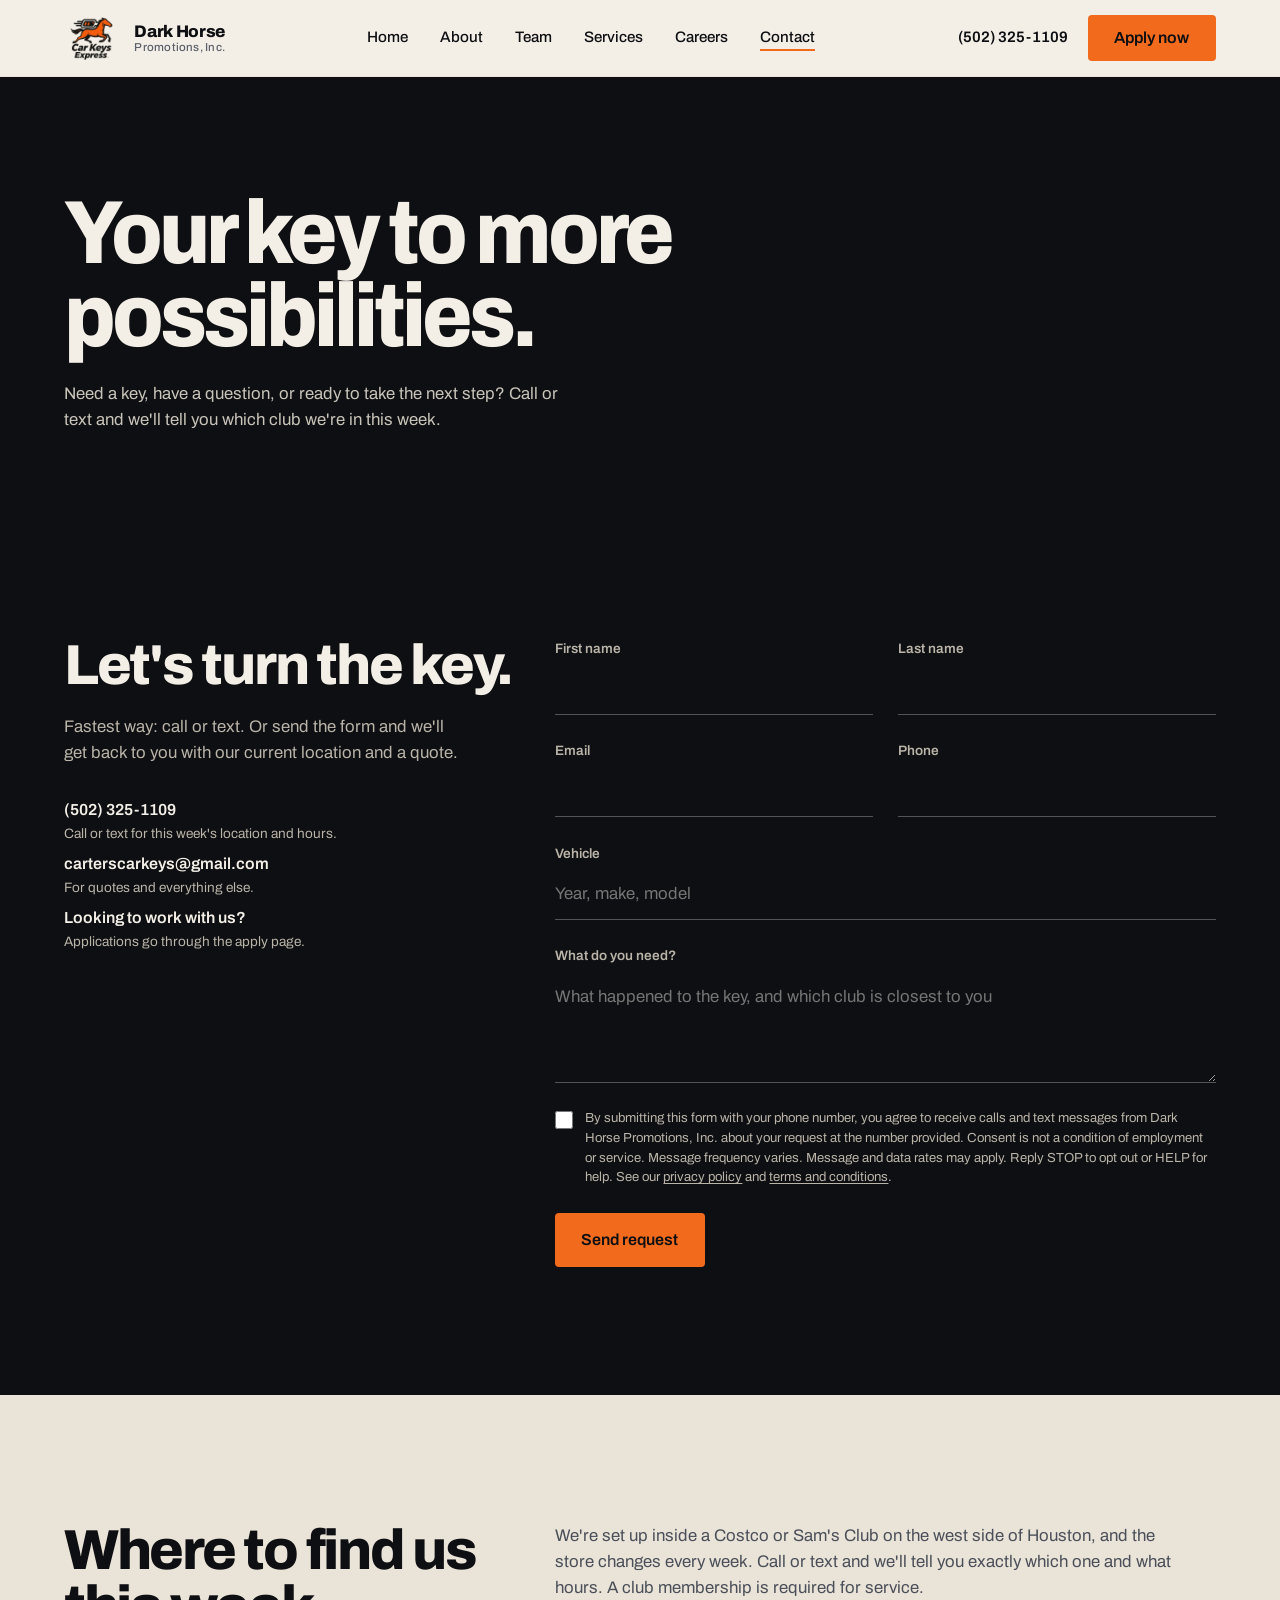
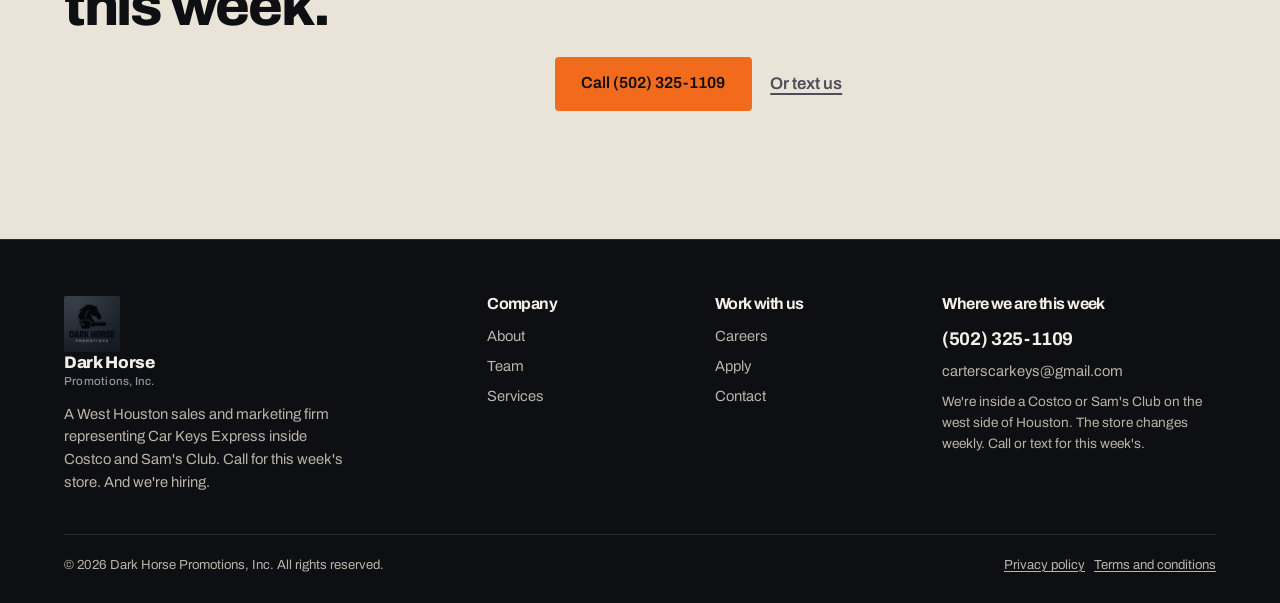
<file: contact/index.html>
<!doctype html>
<html lang="en">
<head>
<meta charset="utf-8">
<meta name="viewport" content="width=device-width, initial-scale=1">
<title>Contact | Dark Horse Promotions, Inc.</title>
<meta name="description" content="Find Dark Horse Promotions inside Sam's Club or Costco this week. Call or text for the current location, or send a request.">
<link rel="canonical" href="https://darkhorsepromotions.com/contact/">
<meta property="og:title" content="Contact | Dark Horse Promotions, Inc.">
<meta property="og:description" content="Find Dark Horse Promotions inside Sam's Club or Costco this week. Call or text for the current location, or send a request.">
<meta property="og:image" content="https://darkhorsepromotions.com/img/hero.jpg">
<meta property="og:type" content="website">
<link rel="icon" href="/img/logo-horse.jpg">
<link rel="preconnect" href="https://fonts.googleapis.com">
<link rel="preconnect" href="https://fonts.gstatic.com" crossorigin>
<link href="https://fonts.googleapis.com/css2?family=Archivo:wdth,wght@62..125,400..900&display=swap" rel="stylesheet">
<link rel="stylesheet" href="/styles.css">
</head>
<body>
<a class="skip" href="#main">Skip to content</a>
<header id="header">
  <nav class="pad">
    <a class="brand" href="/" aria-label="Dark Horse Promotions home">
      <img src="/img/logo-horse.jpg" alt="">
      <span class="brand-name">Dark Horse<small>Promotions, Inc.</small></span>
    </a>
    <ul class="nav-links" id="nav-links">
      <li><a href="/">Home</a></li>
      <li><a href="/about/">About</a></li>
      <li><a href="/team/">Team</a></li>
      <li><a href="/services/">Services</a></li>
      <li><a href="/careers/">Careers</a></li>
      <li><a href="/contact/" aria-current="page">Contact</a></li>
    </ul>
    <div class="nav-right">
      <a class="nav-phone" href="tel:+15023251109">(502) 325-1109</a>
      <a class="btn btn-orange" href="/apply/">Apply now</a>
      <button class="menu-btn" aria-label="Menu" aria-expanded="false" aria-controls="nav-links" onclick="var h=document.getElementById('header');var o=h.classList.toggle('open');this.setAttribute('aria-expanded',o)">
        <svg viewBox="0 0 24 24" fill="none" stroke="currentColor" stroke-width="2" stroke-linecap="round"><path d="M4 7h16M4 12h16M4 17h16"/></svg>
      </button>
    </div>
  </nav>
</header>
<main id="main">

<section class="page-hero pad">
  <h1>Your key to more possibilities.</h1>
  <p>Need a key, have a question, or ready to take the next step? Call or text and we'll tell you which club we're in this week.</p>
</section>
<section class="dark pad">
  <div class="grid">
    <div class="form-title">
      <h2>Let's turn the key.</h2>
      <p>Fastest way: call or text. Or send the form and we'll get back to you with our current location and a quote.</p>
      <div class="direct">
        <a href="tel:+15023251109">(502) 325-1109<small>Call or text for this week's location and hours.</small></a>
        <a href="mailto:carterscarkeys@gmail.com">carterscarkeys@gmail.com<small>For quotes and everything else.</small></a>
        <a href="/apply/">Looking to work with us?<small>Applications go through the apply page.</small></a>
      </div>
    </div>
    <form class="form" action="https://formsubmit.co/carterscarkeys@gmail.com" method="POST">
  <div class="two">
    <div class="field"><label for="c-first">First name</label><input id="c-first" name="first_name" autocomplete="given-name" required></div>
    <div class="field"><label for="c-last">Last name</label><input id="c-last" name="last_name" autocomplete="family-name"></div>
  </div>
  <div class="two">
    <div class="field"><label for="c-email">Email</label><input id="c-email" name="email" type="email" autocomplete="email"></div>
    <div class="field"><label for="c-phone">Phone</label><input id="c-phone" name="phone" type="tel" autocomplete="tel" required></div>
  </div>
  <div class="field"><label for="c-vehicle">Vehicle</label><input id="c-vehicle" name="vehicle" placeholder="Year, make, model"></div>
  <div class="field"><label for="c-msg">What do you need?</label><textarea id="c-msg" name="message" placeholder="What happened to the key, and which club is closest to you"></textarea></div>
  <label class="consent"><input type="checkbox" name="sms_consent" value="yes">
<span>By submitting this form with your phone number, you agree to receive calls and text messages from Dark Horse Promotions, Inc. about your request at the number provided. Consent is not a condition of employment or service. Message frequency varies. Message and data rates may apply. Reply STOP to opt out or HELP for help. See our <a href="/privacy/">privacy policy</a> and <a href="/terms/">terms and conditions</a>.</span></label>
  <input type="hidden" name="_subject" value="New service request from darkhorsepromotions.com">
  <input type="hidden" name="_template" value="table">
  <input type="hidden" name="_next" value="https://darkhorsepromotions.com/thanks/">
  <input type="text" name="_honey" style="display:none" tabindex="-1" autocomplete="off">
  <button class="btn btn-orange" type="submit">Send request</button>
</form>
  </div>
</section>
<section class="light-2 pad" id="find-us">
  <div class="grid">
    <h2 class="section-title">Where to find us this week.</h2>
    <div class="section-body">
      <p>We're set up inside a Costco or Sam's Club on the west side of Houston, and the store changes every week. Call or text and we'll tell you exactly which one and what hours. A club membership is required for service.</p>
      <div style="display:flex;gap:.9rem;flex-wrap:wrap;margin-top:1.75rem">
        <a class="btn btn-orange" href="tel:+15023251109">Call (502) 325-1109</a>
        <a class="link" href="sms:+15023251109">Or text us</a>
      </div>
    </div>
  </div>
</section>
</main>
<footer class="pad">
  <div class="foot">
    <div>
      <a class="brand" href="/"><img src="/img/logo-dark.jpg" alt=""><span class="brand-name">Dark Horse<small>Promotions, Inc.</small></span></a>
      <p>A West Houston sales and marketing firm representing Car Keys Express inside Costco and Sam's Club. Call for this week's store. And we're hiring.</p>
    </div>
    <div>
      <h4>Company</h4>
      <a href="/about/">About</a>
      <a href="/team/">Team</a>
      <a href="/services/">Services</a>
    </div>
    <div>
      <h4>Work with us</h4>
      <a href="/careers/">Careers</a>
      <a href="/apply/">Apply</a>
      <a href="/contact/">Contact</a>
    </div>
    <div>
      <h4>Where we are this week</h4>
      <a class="big-link" href="tel:+15023251109">(502) 325-1109</a>
      <a href="mailto:carterscarkeys@gmail.com">carterscarkeys@gmail.com</a>
      <p style="margin-top:.5rem;font-size:.85rem">We're inside a Costco or Sam's Club on the west side of Houston. The store changes weekly. Call or text for this week's.</p>
    </div>
  </div>
  <div class="copy">
    <span>© 2026 Dark Horse Promotions, Inc. All rights reserved.</span>
    <span><a href="/privacy/">Privacy policy</a> &nbsp; <a href="/terms/">Terms and conditions</a></span>
  </div>
</footer>
</body>
</html>
</file>
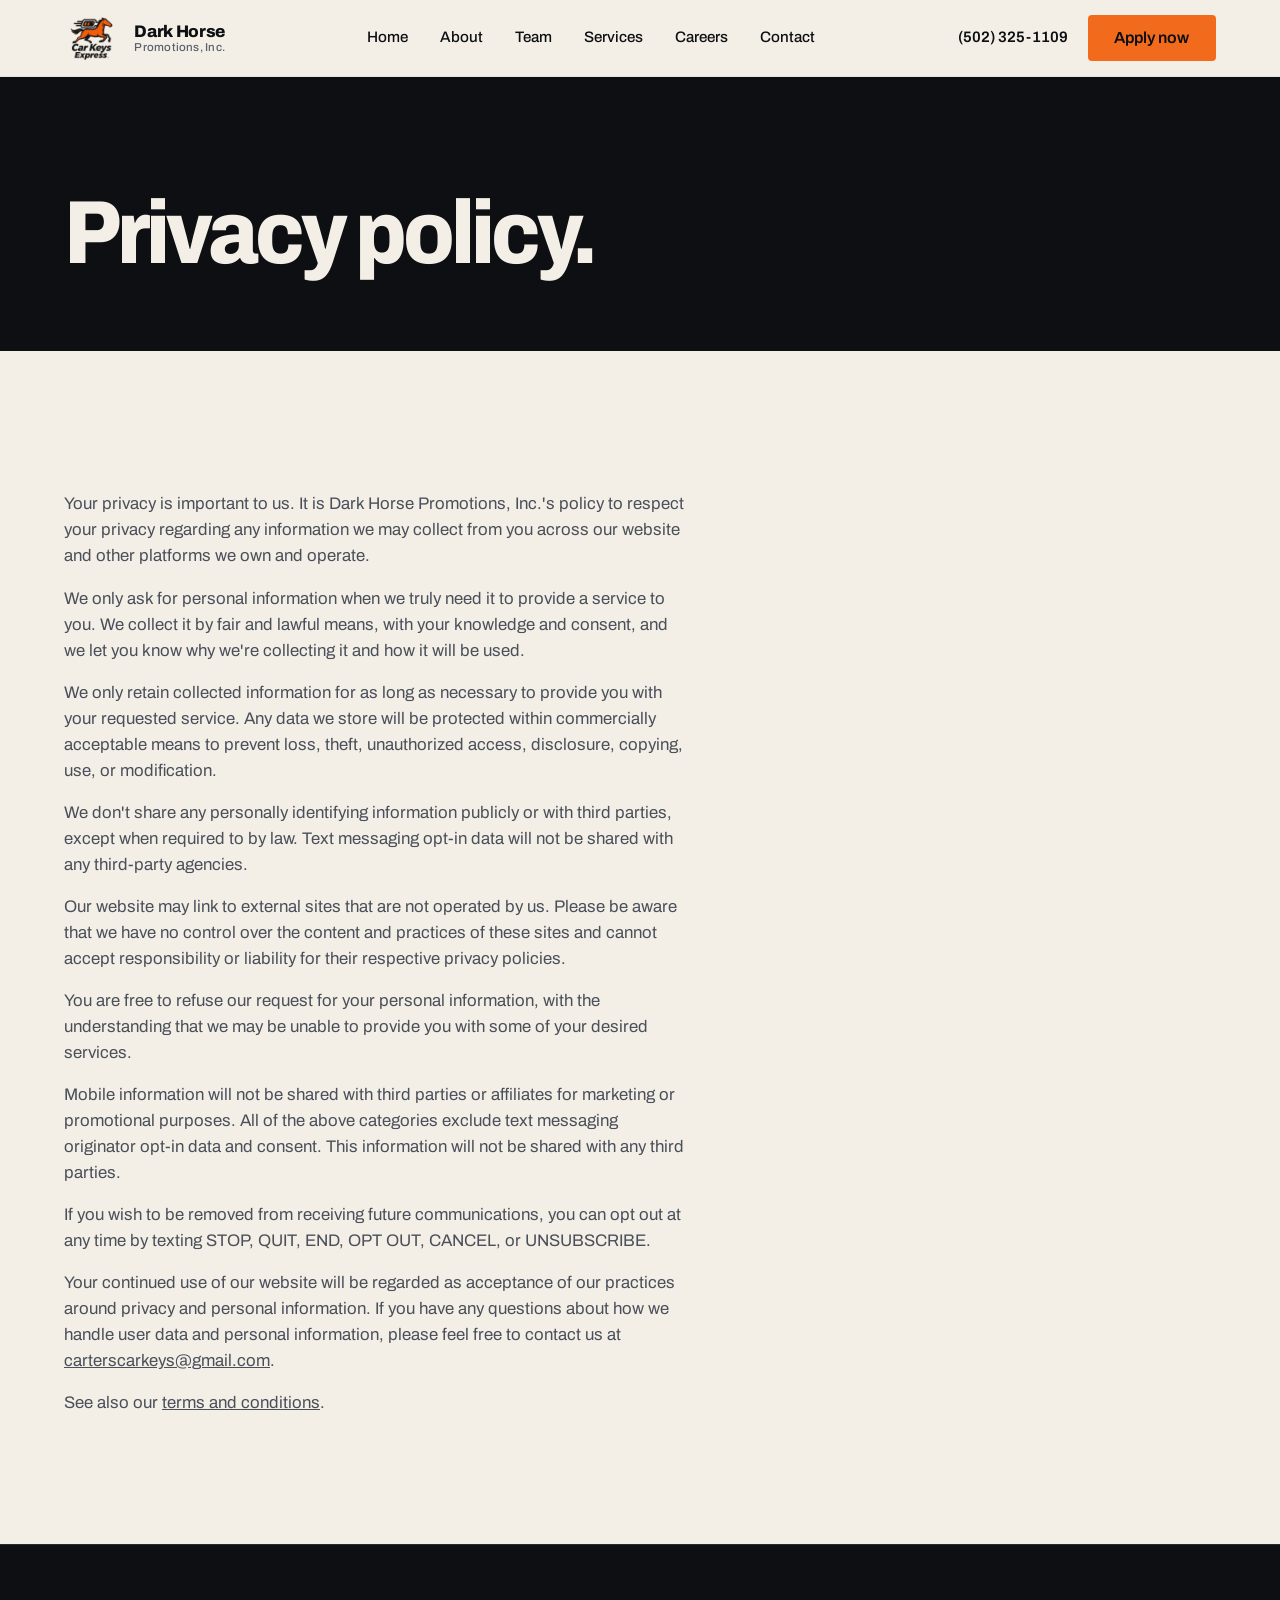
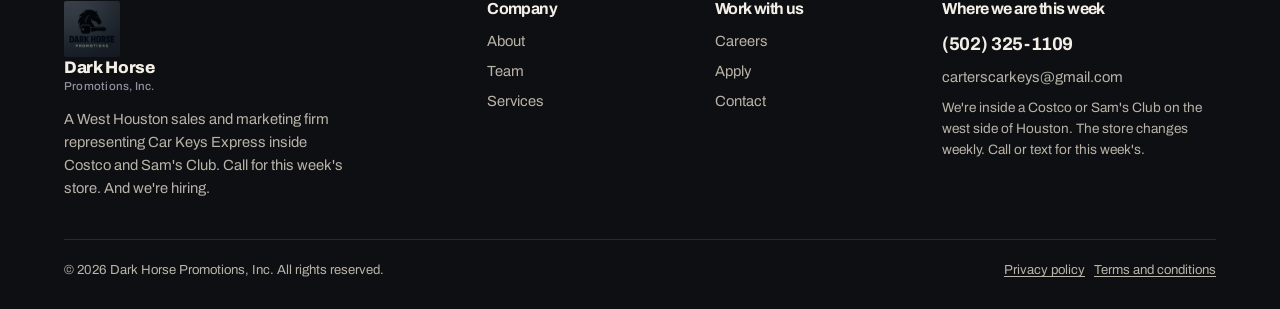
<file: privacy/index.html>
<!doctype html>
<html lang="en">
<head>
<meta charset="utf-8">
<meta name="viewport" content="width=device-width, initial-scale=1">
<title>Privacy Policy | Dark Horse Promotions, Inc.</title>
<meta name="description" content="How Dark Horse Promotions, Inc. handles the information you send us.">
<link rel="canonical" href="https://darkhorsepromotions.com/privacy/">
<meta property="og:title" content="Privacy Policy | Dark Horse Promotions, Inc.">
<meta property="og:description" content="How Dark Horse Promotions, Inc. handles the information you send us.">
<meta property="og:image" content="https://darkhorsepromotions.com/img/hero.jpg">
<meta property="og:type" content="website">
<link rel="icon" href="/img/logo-horse.jpg">
<link rel="preconnect" href="https://fonts.googleapis.com">
<link rel="preconnect" href="https://fonts.gstatic.com" crossorigin>
<link href="https://fonts.googleapis.com/css2?family=Archivo:wdth,wght@62..125,400..900&display=swap" rel="stylesheet">
<link rel="stylesheet" href="/styles.css">
</head>
<body>
<a class="skip" href="#main">Skip to content</a>
<header id="header">
  <nav class="pad">
    <a class="brand" href="/" aria-label="Dark Horse Promotions home">
      <img src="/img/logo-horse.jpg" alt="">
      <span class="brand-name">Dark Horse<small>Promotions, Inc.</small></span>
    </a>
    <ul class="nav-links" id="nav-links">
      <li><a href="/">Home</a></li>
      <li><a href="/about/">About</a></li>
      <li><a href="/team/">Team</a></li>
      <li><a href="/services/">Services</a></li>
      <li><a href="/careers/">Careers</a></li>
      <li><a href="/contact/">Contact</a></li>
    </ul>
    <div class="nav-right">
      <a class="nav-phone" href="tel:+15023251109">(502) 325-1109</a>
      <a class="btn btn-orange" href="/apply/">Apply now</a>
      <button class="menu-btn" aria-label="Menu" aria-expanded="false" aria-controls="nav-links" onclick="var h=document.getElementById('header');var o=h.classList.toggle('open');this.setAttribute('aria-expanded',o)">
        <svg viewBox="0 0 24 24" fill="none" stroke="currentColor" stroke-width="2" stroke-linecap="round"><path d="M4 7h16M4 12h16M4 17h16"/></svg>
      </button>
    </div>
  </nav>
</header>
<main id="main">

<section class="page-hero pad">
  <h1>Privacy policy.</h1>
</section>
<section class="light pad">
  <div class="grid">
    <div class="prose">
      <p>Your privacy is important to us. It is Dark Horse Promotions, Inc.'s policy to respect your privacy regarding any information we may collect from you across our website and other platforms we own and operate.</p>
      <p>We only ask for personal information when we truly need it to provide a service to you. We collect it by fair and lawful means, with your knowledge and consent, and we let you know why we're collecting it and how it will be used.</p>
      <p>We only retain collected information for as long as necessary to provide you with your requested service. Any data we store will be protected within commercially acceptable means to prevent loss, theft, unauthorized access, disclosure, copying, use, or modification.</p>
      <p>We don't share any personally identifying information publicly or with third parties, except when required to by law. Text messaging opt-in data will not be shared with any third-party agencies.</p>
      <p>Our website may link to external sites that are not operated by us. Please be aware that we have no control over the content and practices of these sites and cannot accept responsibility or liability for their respective privacy policies.</p>
      <p>You are free to refuse our request for your personal information, with the understanding that we may be unable to provide you with some of your desired services.</p>
      <p>Mobile information will not be shared with third parties or affiliates for marketing or promotional purposes. All of the above categories exclude text messaging originator opt-in data and consent. This information will not be shared with any third parties.</p>
      <p>If you wish to be removed from receiving future communications, you can opt out at any time by texting STOP, QUIT, END, OPT OUT, CANCEL, or UNSUBSCRIBE.</p>
      <p>Your continued use of our website will be regarded as acceptance of our practices around privacy and personal information. If you have any questions about how we handle user data and personal information, please feel free to contact us at <a href="mailto:carterscarkeys@gmail.com" style="text-decoration:underline">carterscarkeys@gmail.com</a>.</p>
      <p>See also our <a href="/terms/" style="text-decoration:underline">terms and conditions</a>.</p>
    </div>
  </div>
</section>
</main>
<footer class="pad">
  <div class="foot">
    <div>
      <a class="brand" href="/"><img src="/img/logo-dark.jpg" alt=""><span class="brand-name">Dark Horse<small>Promotions, Inc.</small></span></a>
      <p>A West Houston sales and marketing firm representing Car Keys Express inside Costco and Sam's Club. Call for this week's store. And we're hiring.</p>
    </div>
    <div>
      <h4>Company</h4>
      <a href="/about/">About</a>
      <a href="/team/">Team</a>
      <a href="/services/">Services</a>
    </div>
    <div>
      <h4>Work with us</h4>
      <a href="/careers/">Careers</a>
      <a href="/apply/">Apply</a>
      <a href="/contact/">Contact</a>
    </div>
    <div>
      <h4>Where we are this week</h4>
      <a class="big-link" href="tel:+15023251109">(502) 325-1109</a>
      <a href="mailto:carterscarkeys@gmail.com">carterscarkeys@gmail.com</a>
      <p style="margin-top:.5rem;font-size:.85rem">We're inside a Costco or Sam's Club on the west side of Houston. The store changes weekly. Call or text for this week's.</p>
    </div>
  </div>
  <div class="copy">
    <span>© 2026 Dark Horse Promotions, Inc. All rights reserved.</span>
    <span><a href="/privacy/">Privacy policy</a> &nbsp; <a href="/terms/">Terms and conditions</a></span>
  </div>
</footer>
</body>
</html>
</file>
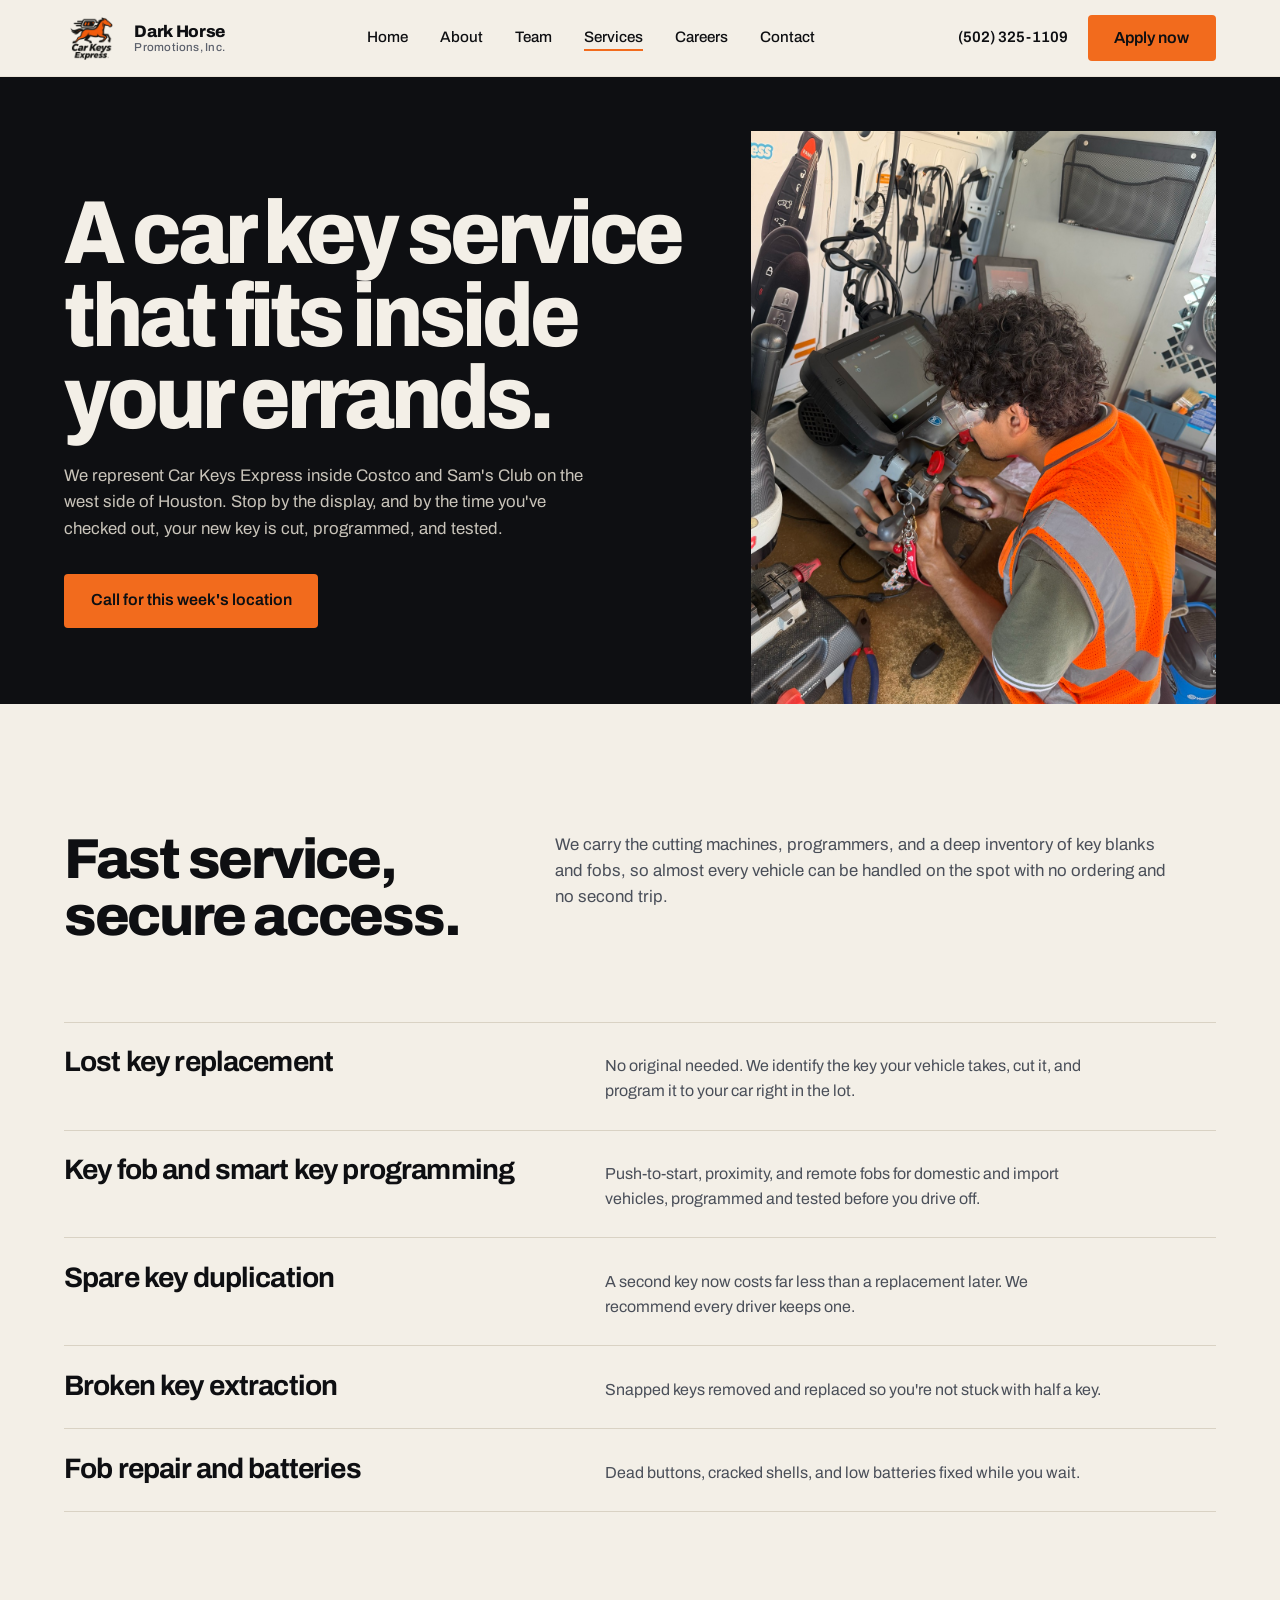
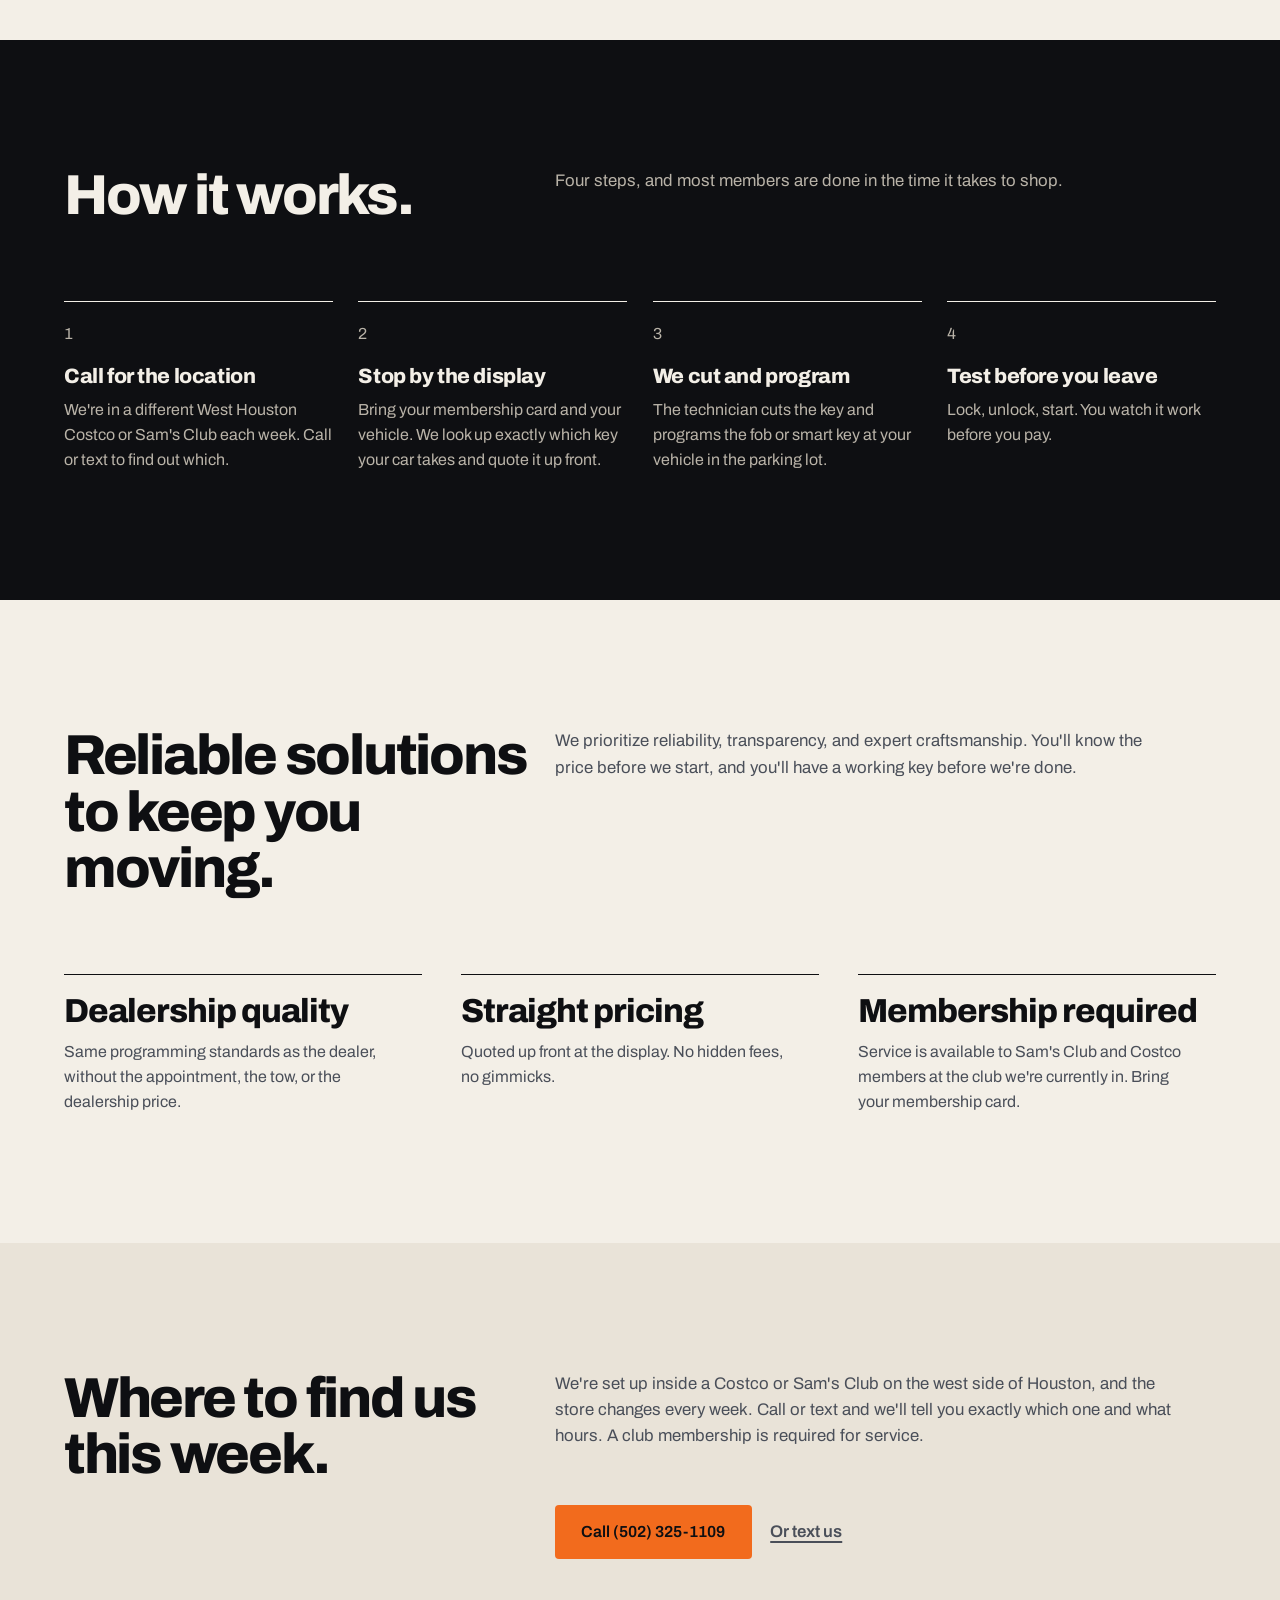
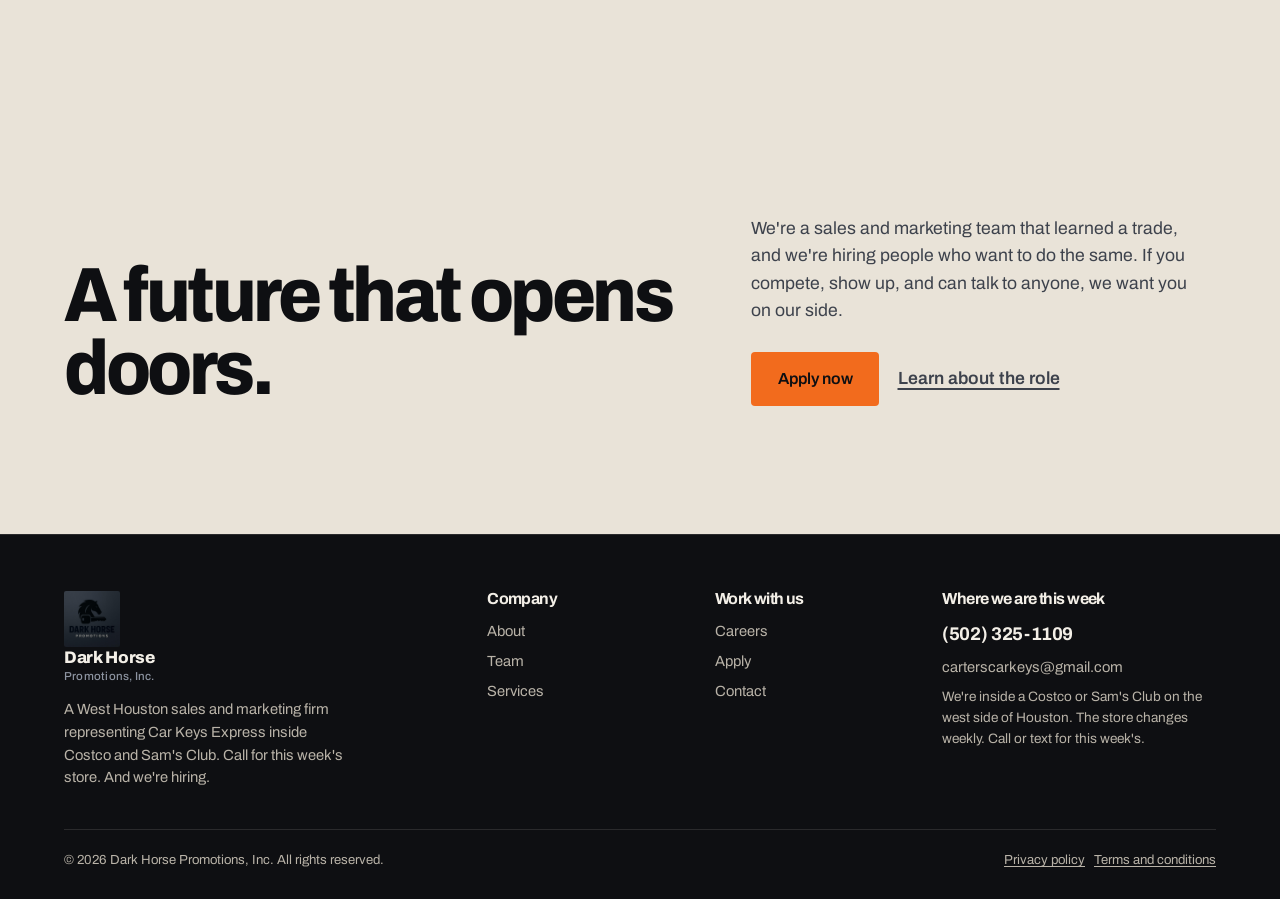
<file: services/index.html>
<!doctype html>
<html lang="en">
<head>
<meta charset="utf-8">
<meta name="viewport" content="width=device-width, initial-scale=1">
<title>Services | Car Key Replacement at Sam's Club and Costco | Dark Horse Promotions</title>
<meta name="description" content="Lost key replacement, fob and smart key programming, spares, extraction, and fob repair, done inside Sam's Club and Costco while you shop.">
<link rel="canonical" href="https://darkhorsepromotions.com/services/">
<meta property="og:title" content="Services | Car Key Replacement at Sam's Club and Costco | Dark Horse Promotions">
<meta property="og:description" content="Lost key replacement, fob and smart key programming, spares, extraction, and fob repair, done inside Sam's Club and Costco while you shop.">
<meta property="og:image" content="https://darkhorsepromotions.com/img/hero.jpg">
<meta property="og:type" content="website">
<link rel="icon" href="/img/logo-horse.jpg">
<link rel="preconnect" href="https://fonts.googleapis.com">
<link rel="preconnect" href="https://fonts.gstatic.com" crossorigin>
<link href="https://fonts.googleapis.com/css2?family=Archivo:wdth,wght@62..125,400..900&display=swap" rel="stylesheet">
<link rel="stylesheet" href="/styles.css">
</head>
<body>
<a class="skip" href="#main">Skip to content</a>
<header id="header">
  <nav class="pad">
    <a class="brand" href="/" aria-label="Dark Horse Promotions home">
      <img src="/img/logo-horse.jpg" alt="">
      <span class="brand-name">Dark Horse<small>Promotions, Inc.</small></span>
    </a>
    <ul class="nav-links" id="nav-links">
      <li><a href="/">Home</a></li>
      <li><a href="/about/">About</a></li>
      <li><a href="/team/">Team</a></li>
      <li><a href="/services/" aria-current="page">Services</a></li>
      <li><a href="/careers/">Careers</a></li>
      <li><a href="/contact/">Contact</a></li>
    </ul>
    <div class="nav-right">
      <a class="nav-phone" href="tel:+15023251109">(502) 325-1109</a>
      <a class="btn btn-orange" href="/apply/">Apply now</a>
      <button class="menu-btn" aria-label="Menu" aria-expanded="false" aria-controls="nav-links" onclick="var h=document.getElementById('header');var o=h.classList.toggle('open');this.setAttribute('aria-expanded',o)">
        <svg viewBox="0 0 24 24" fill="none" stroke="currentColor" stroke-width="2" stroke-linecap="round"><path d="M4 7h16M4 12h16M4 17h16"/></svg>
      </button>
    </div>
  </nav>
</header>
<main id="main">

<section class="page-hero with-photo pad">
  <div class="ph-copy">
    <h1>A car key service that fits inside your errands.</h1>
    <p>We represent Car Keys Express inside Costco and Sam's Club on the west side of Houston. Stop by the display, and by the time you've checked out, your new key is cut, programmed, and tested.</p>
    <div style="margin-top:2rem;display:flex;gap:.9rem;flex-wrap:wrap">
      <a class="btn btn-orange" href="tel:+15023251109">Call for this week's location</a>
    </div>
  </div>
  <div class="ph-img"><img src="/img/p2.jpg" alt="Key programming equipment"></div>
</section>
<section class="light pad">
  <div class="grid">
    <h2 class="section-title">Fast service, secure access.</h2>
    <p class="section-body">We carry the cutting machines, programmers, and a deep inventory of key blanks and fobs, so almost every vehicle can be handled on the spot with no ordering and no second trip.</p>
    <ul class="list">
      <li><h3>Lost key replacement</h3><p>No original needed. We identify the key your vehicle takes, cut it, and program it to your car right in the lot.</p></li>
      <li><h3>Key fob and smart key programming</h3><p>Push-to-start, proximity, and remote fobs for domestic and import vehicles, programmed and tested before you drive off.</p></li>
      <li><h3>Spare key duplication</h3><p>A second key now costs far less than a replacement later. We recommend every driver keeps one.</p></li>
      <li><h3>Broken key extraction</h3><p>Snapped keys removed and replaced so you're not stuck with half a key.</p></li>
      <li><h3>Fob repair and batteries</h3><p>Dead buttons, cracked shells, and low batteries fixed while you wait.</p></li>
    </ul>
  </div>
</section>
<section class="dark pad">
  <div class="grid">
    <h2 class="section-title">How it works.</h2>
    <p class="section-body">Four steps, and most members are done in the time it takes to shop.</p>
    <ol class="steps">
      <li><div class="n">1</div><h3>Call for the location</h3><p>We're in a different West Houston Costco or Sam's Club each week. Call or text to find out which.</p></li>
      <li><div class="n">2</div><h3>Stop by the display</h3><p>Bring your membership card and your vehicle. We look up exactly which key your car takes and quote it up front.</p></li>
      <li><div class="n">3</div><h3>We cut and program</h3><p>The technician cuts the key and programs the fob or smart key at your vehicle in the parking lot.</p></li>
      <li><div class="n">4</div><h3>Test before you leave</h3><p>Lock, unlock, start. You watch it work before you pay.</p></li>
    </ol>
  </div>
</section>
<section class="light pad">
  <div class="grid">
    <h2 class="section-title">Reliable solutions to keep you moving.</h2>
    <p class="section-body">We prioritize reliability, transparency, and expert craftsmanship. You'll know the price before we start, and you'll have a working key before we're done.</p>
    <ul class="claims">
      <li><h3>Dealership quality</h3><p>Same programming standards as the dealer, without the appointment, the tow, or the dealership price.</p></li>
      <li><h3>Straight pricing</h3><p>Quoted up front at the display. No hidden fees, no gimmicks.</p></li>
      <li><h3>Membership required</h3><p>Service is available to Sam's Club and Costco members at the club we're currently in. Bring your membership card.</p></li>
    </ul>
  </div>
</section>
<section class="light-2 pad" id="find-us">
  <div class="grid">
    <h2 class="section-title">Where to find us this week.</h2>
    <div class="section-body">
      <p>We're set up inside a Costco or Sam's Club on the west side of Houston, and the store changes every week. Call or text and we'll tell you exactly which one and what hours. A club membership is required for service.</p>
      <div style="display:flex;gap:.9rem;flex-wrap:wrap;margin-top:1.75rem">
        <a class="btn btn-orange" href="tel:+15023251109">Call (502) 325-1109</a>
        <a class="link" href="sms:+15023251109">Or text us</a>
      </div>
    </div>
  </div>
</section>
<section class="careers-band pad">
  <div class="grid">
    <h2>A future that opens doors.</h2>
    <div class="aside">
      <p>We're a sales and marketing team that learned a trade, and we're hiring people who want to do the same. If you compete, show up, and can talk to anyone, we want you on our side.</p>
      <div class="actions">
        <a class="btn btn-orange" href="/apply/">Apply now</a>
        <a class="link" href="/careers/">Learn about the role</a>
      </div>
    </div>
  </div>
</section>
</main>
<footer class="pad">
  <div class="foot">
    <div>
      <a class="brand" href="/"><img src="/img/logo-dark.jpg" alt=""><span class="brand-name">Dark Horse<small>Promotions, Inc.</small></span></a>
      <p>A West Houston sales and marketing firm representing Car Keys Express inside Costco and Sam's Club. Call for this week's store. And we're hiring.</p>
    </div>
    <div>
      <h4>Company</h4>
      <a href="/about/">About</a>
      <a href="/team/">Team</a>
      <a href="/services/">Services</a>
    </div>
    <div>
      <h4>Work with us</h4>
      <a href="/careers/">Careers</a>
      <a href="/apply/">Apply</a>
      <a href="/contact/">Contact</a>
    </div>
    <div>
      <h4>Where we are this week</h4>
      <a class="big-link" href="tel:+15023251109">(502) 325-1109</a>
      <a href="mailto:carterscarkeys@gmail.com">carterscarkeys@gmail.com</a>
      <p style="margin-top:.5rem;font-size:.85rem">We're inside a Costco or Sam's Club on the west side of Houston. The store changes weekly. Call or text for this week's.</p>
    </div>
  </div>
  <div class="copy">
    <span>© 2026 Dark Horse Promotions, Inc. All rights reserved.</span>
    <span><a href="/privacy/">Privacy policy</a> &nbsp; <a href="/terms/">Terms and conditions</a></span>
  </div>
</footer>
</body>
</html>
</file>
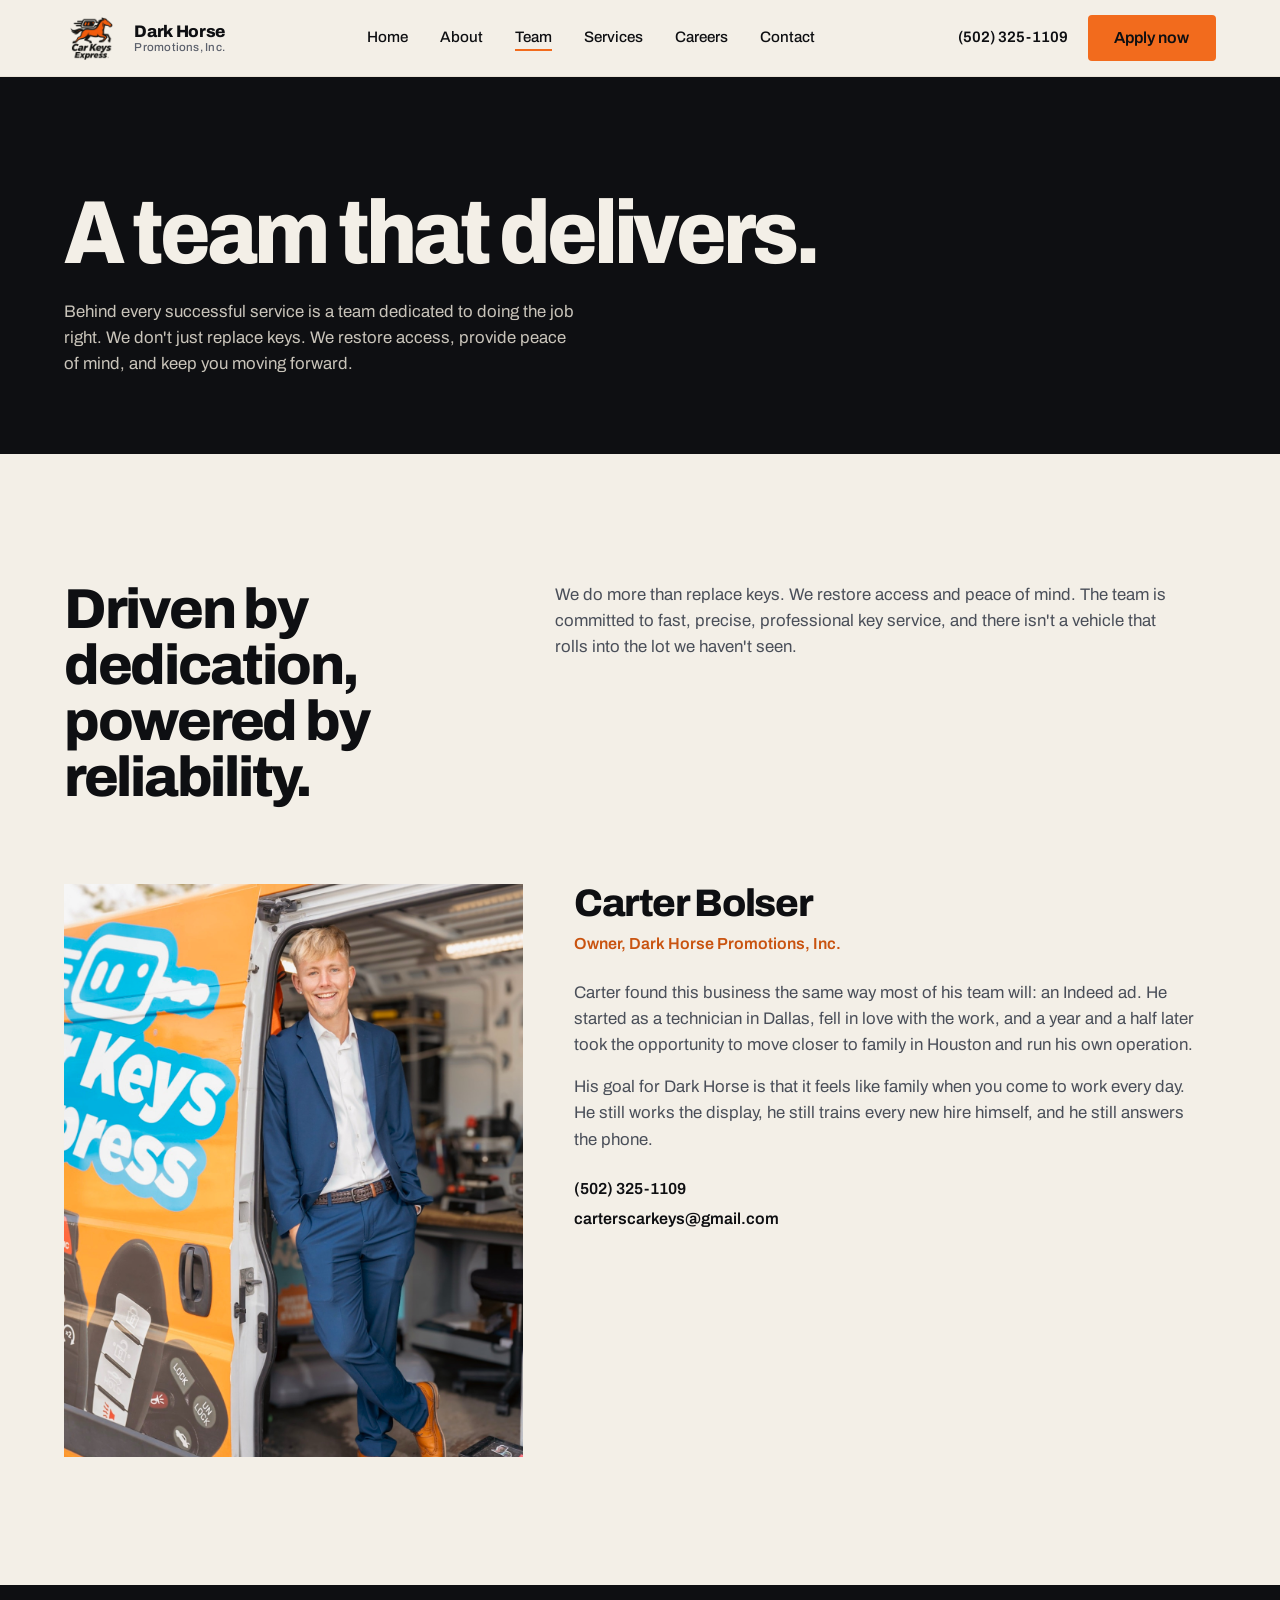
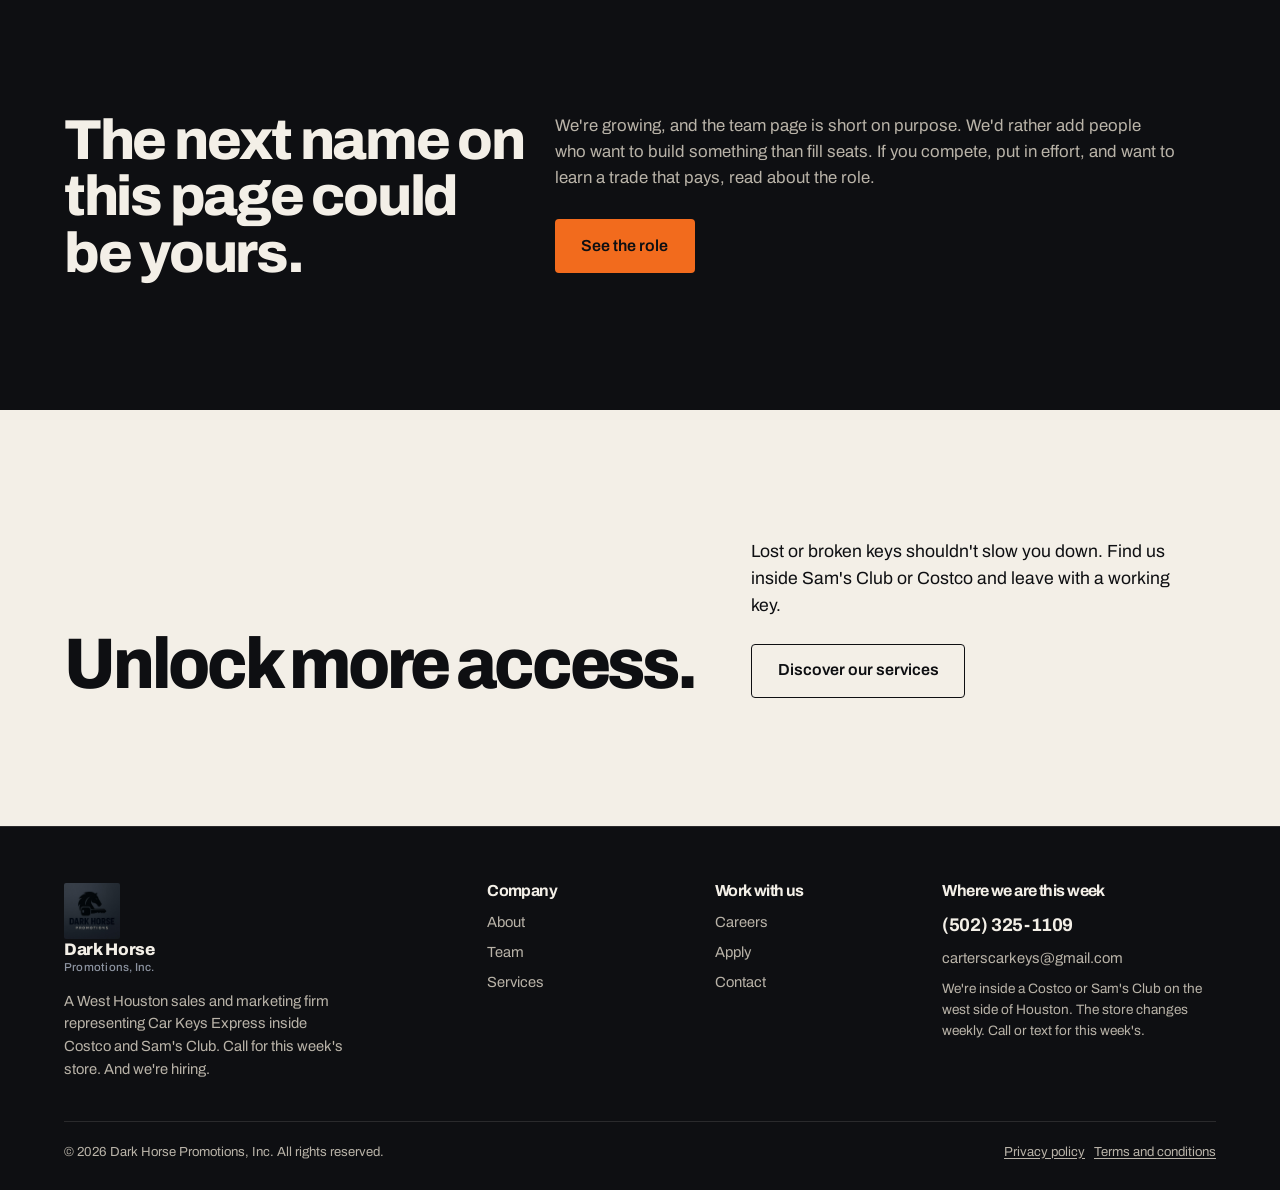
<file: team/index.html>
<!doctype html>
<html lang="en">
<head>
<meta charset="utf-8">
<meta name="viewport" content="width=device-width, initial-scale=1">
<title>Team | Dark Horse Promotions, Inc.</title>
<meta name="description" content="Meet the people behind Dark Horse Promotions, a car key team led by Carter Bolser.">
<link rel="canonical" href="https://darkhorsepromotions.com/team/">
<meta property="og:title" content="Team | Dark Horse Promotions, Inc.">
<meta property="og:description" content="Meet the people behind Dark Horse Promotions, a car key team led by Carter Bolser.">
<meta property="og:image" content="https://darkhorsepromotions.com/img/hero.jpg">
<meta property="og:type" content="website">
<link rel="icon" href="/img/logo-horse.jpg">
<link rel="preconnect" href="https://fonts.googleapis.com">
<link rel="preconnect" href="https://fonts.gstatic.com" crossorigin>
<link href="https://fonts.googleapis.com/css2?family=Archivo:wdth,wght@62..125,400..900&display=swap" rel="stylesheet">
<link rel="stylesheet" href="/styles.css">
</head>
<body>
<a class="skip" href="#main">Skip to content</a>
<header id="header">
  <nav class="pad">
    <a class="brand" href="/" aria-label="Dark Horse Promotions home">
      <img src="/img/logo-horse.jpg" alt="">
      <span class="brand-name">Dark Horse<small>Promotions, Inc.</small></span>
    </a>
    <ul class="nav-links" id="nav-links">
      <li><a href="/">Home</a></li>
      <li><a href="/about/">About</a></li>
      <li><a href="/team/" aria-current="page">Team</a></li>
      <li><a href="/services/">Services</a></li>
      <li><a href="/careers/">Careers</a></li>
      <li><a href="/contact/">Contact</a></li>
    </ul>
    <div class="nav-right">
      <a class="nav-phone" href="tel:+15023251109">(502) 325-1109</a>
      <a class="btn btn-orange" href="/apply/">Apply now</a>
      <button class="menu-btn" aria-label="Menu" aria-expanded="false" aria-controls="nav-links" onclick="var h=document.getElementById('header');var o=h.classList.toggle('open');this.setAttribute('aria-expanded',o)">
        <svg viewBox="0 0 24 24" fill="none" stroke="currentColor" stroke-width="2" stroke-linecap="round"><path d="M4 7h16M4 12h16M4 17h16"/></svg>
      </button>
    </div>
  </nav>
</header>
<main id="main">

<section class="page-hero pad">
  <h1>A team that delivers.</h1>
  <p>Behind every successful service is a team dedicated to doing the job right. We don't just replace keys. We restore access, provide peace of mind, and keep you moving forward.</p>
</section>
<section class="light pad">
  <div class="grid">
    <h2 class="section-title">Driven by dedication, powered by reliability.</h2>
    <p class="section-body">We do more than replace keys. We restore access and peace of mind. The team is committed to fast, precise, professional key service, and there isn't a vehicle that rolls into the lot we haven't seen.</p>
    <div class="person">
      <img src="/img/hero.jpg" alt="Carter Bolser">
      <div>
        <h3>Carter Bolser</h3>
        <span class="role">Owner, Dark Horse Promotions, Inc.</span>
        <p>Carter found this business the same way most of his team will: an Indeed ad. He started as a technician in Dallas, fell in love with the work, and a year and a half later took the opportunity to move closer to family in Houston and run his own operation.</p>
        <p>His goal for Dark Horse is that it feels like family when you come to work every day. He still works the display, he still trains every new hire himself, and he still answers the phone.</p>
        <div class="contact-lines">
          <a href="tel:+15023251109">(502) 325-1109</a>
          <a href="mailto:carterscarkeys@gmail.com">carterscarkeys@gmail.com</a>
        </div>
      </div>
    </div>
  </div>
</section>
<section class="dark pad">
  <div class="grid">
    <h2 class="section-title">The next name on this page could be yours.</h2>
    <div class="section-body">
      <p>We're growing, and the team page is short on purpose. We'd rather add people who want to build something than fill seats. If you compete, put in effort, and want to learn a trade that pays, read about the role.</p>
      <a class="btn btn-orange" href="/careers/">See the role</a>
    </div>
  </div>
</section>
<section class="light cta-band pad">
  <div class="grid">
    <h2>Unlock more access.</h2>
    <div class="aside">
      <p>Lost or broken keys shouldn't slow you down. Find us inside Sam's Club or Costco and leave with a working key.</p>
      <a class="btn btn-line" href="/services/">Discover our services</a>
    </div>
  </div>
</section>
</main>
<footer class="pad">
  <div class="foot">
    <div>
      <a class="brand" href="/"><img src="/img/logo-dark.jpg" alt=""><span class="brand-name">Dark Horse<small>Promotions, Inc.</small></span></a>
      <p>A West Houston sales and marketing firm representing Car Keys Express inside Costco and Sam's Club. Call for this week's store. And we're hiring.</p>
    </div>
    <div>
      <h4>Company</h4>
      <a href="/about/">About</a>
      <a href="/team/">Team</a>
      <a href="/services/">Services</a>
    </div>
    <div>
      <h4>Work with us</h4>
      <a href="/careers/">Careers</a>
      <a href="/apply/">Apply</a>
      <a href="/contact/">Contact</a>
    </div>
    <div>
      <h4>Where we are this week</h4>
      <a class="big-link" href="tel:+15023251109">(502) 325-1109</a>
      <a href="mailto:carterscarkeys@gmail.com">carterscarkeys@gmail.com</a>
      <p style="margin-top:.5rem;font-size:.85rem">We're inside a Costco or Sam's Club on the west side of Houston. The store changes weekly. Call or text for this week's.</p>
    </div>
  </div>
  <div class="copy">
    <span>© 2026 Dark Horse Promotions, Inc. All rights reserved.</span>
    <span><a href="/privacy/">Privacy policy</a> &nbsp; <a href="/terms/">Terms and conditions</a></span>
  </div>
</footer>
</body>
</html>
</file>
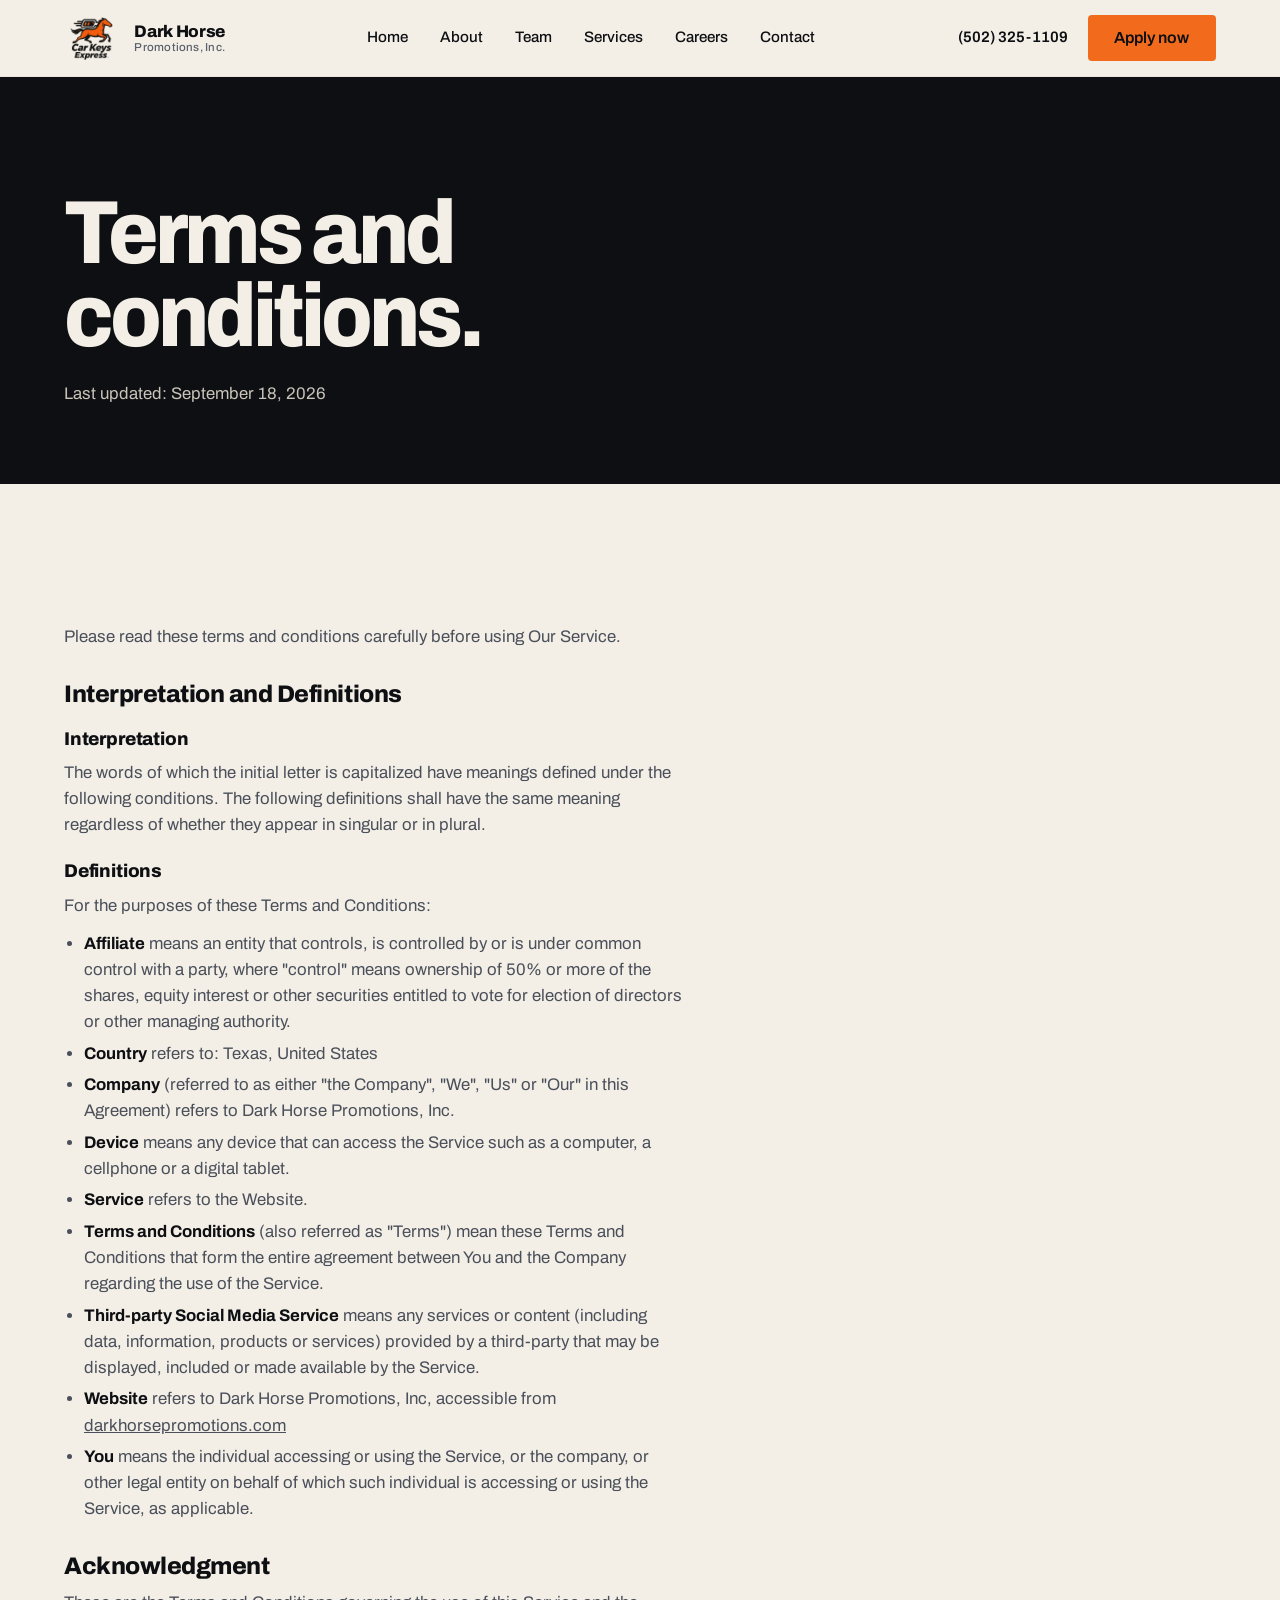
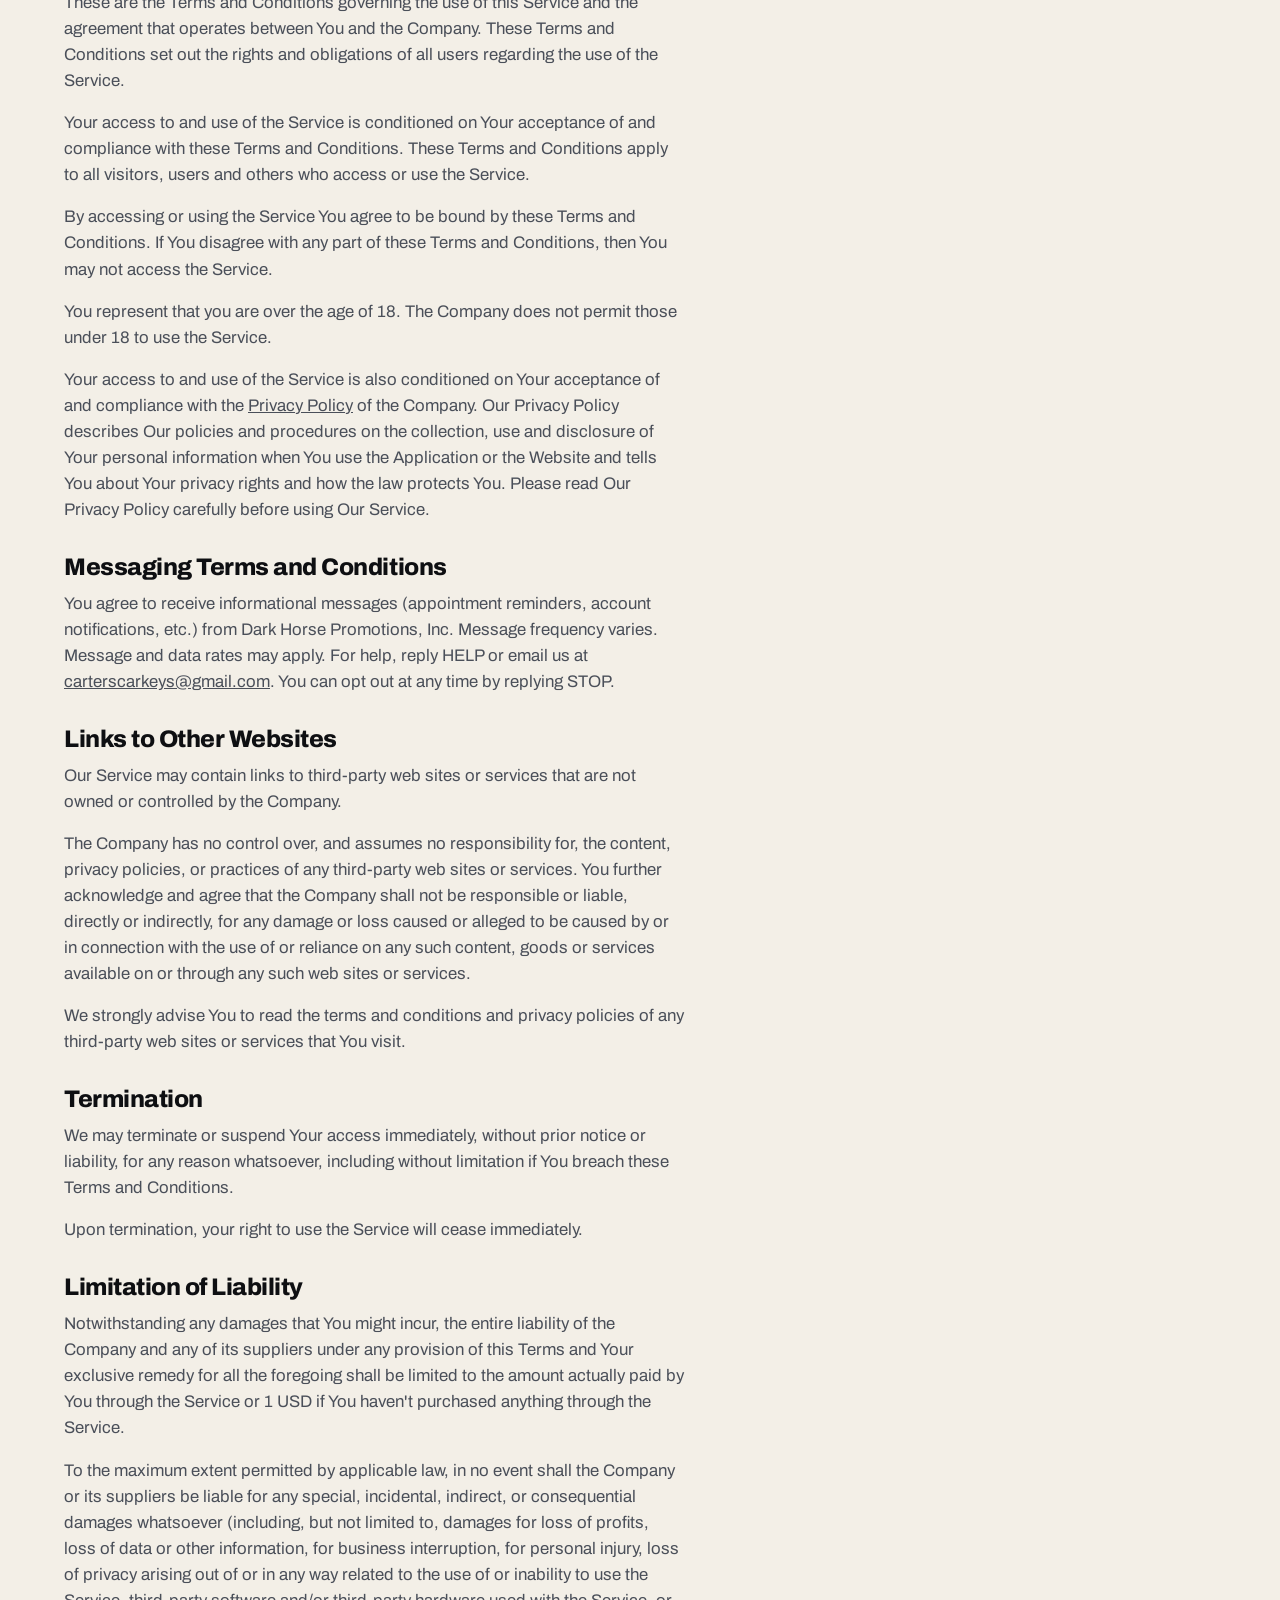
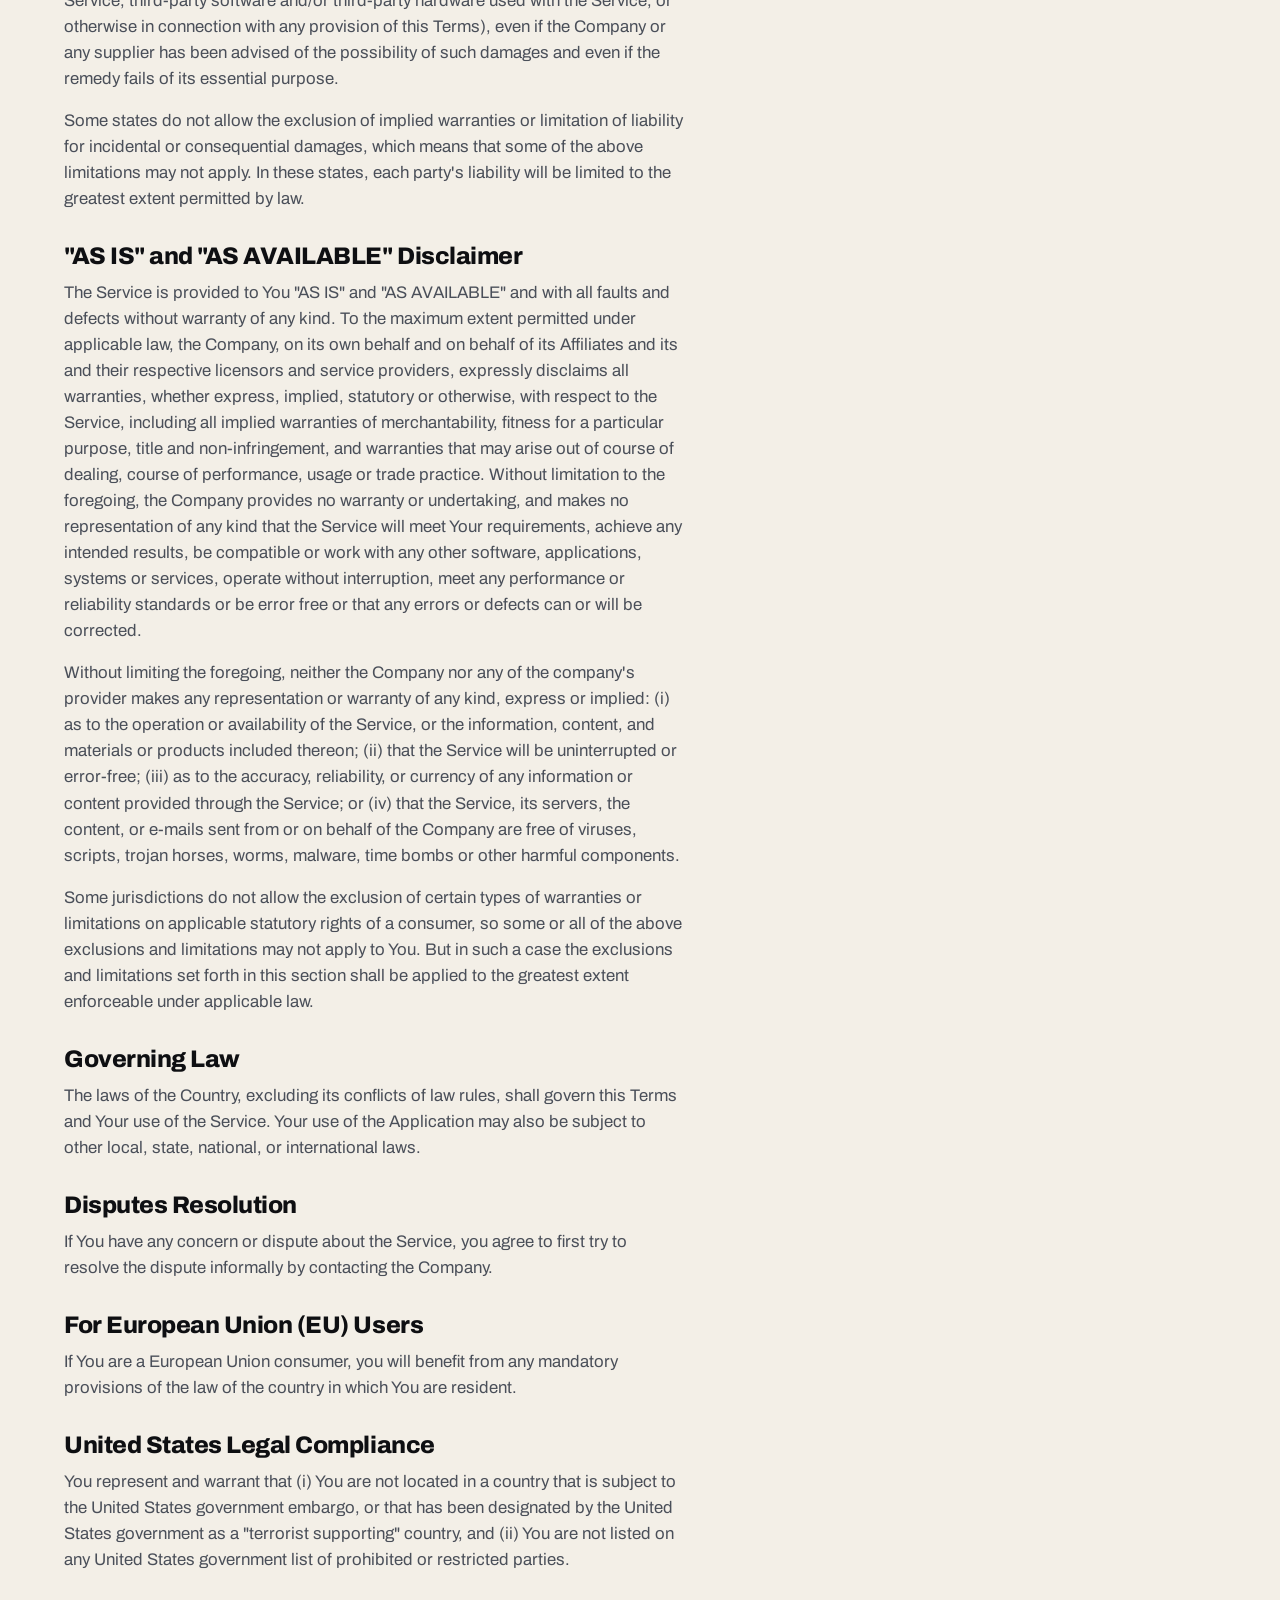
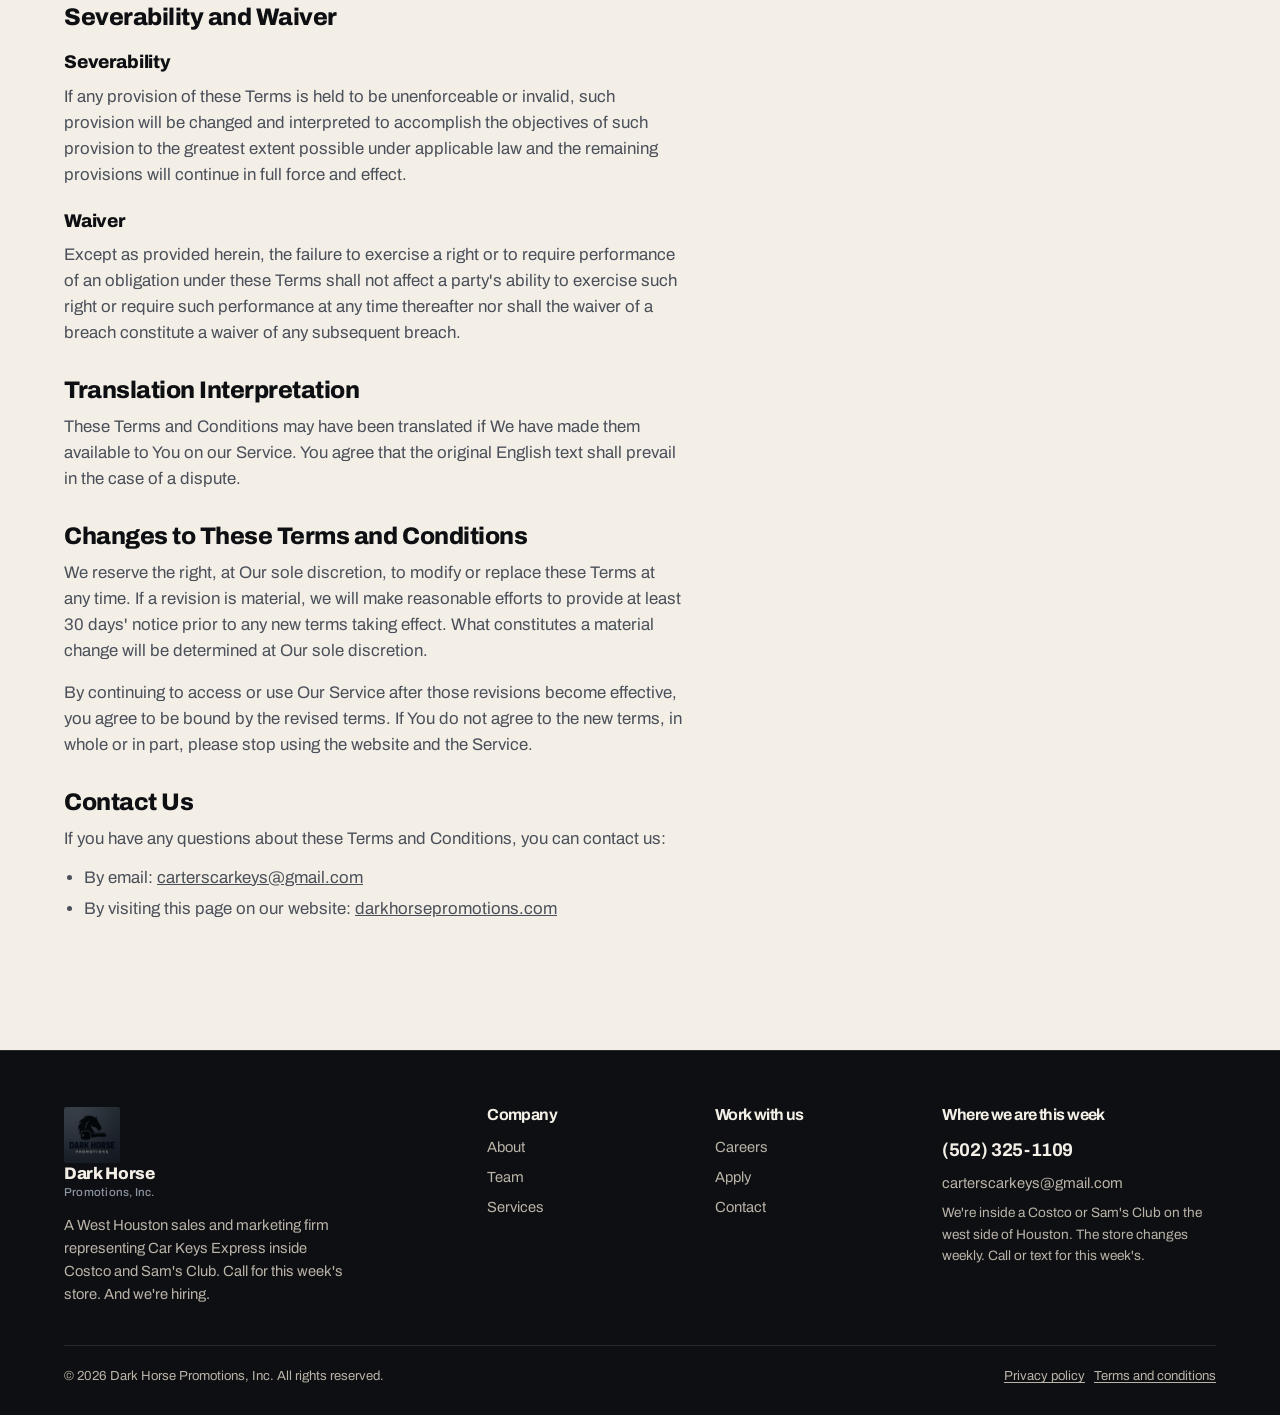
<file: terms/index.html>
<!doctype html>
<html lang="en">
<head>
<meta charset="utf-8">
<meta name="viewport" content="width=device-width, initial-scale=1">
<title>Terms and Conditions | Dark Horse Promotions, Inc.</title>
<meta name="description" content="Terms and conditions for using darkhorsepromotions.com.">
<link rel="canonical" href="https://darkhorsepromotions.com/terms/">
<meta property="og:title" content="Terms and Conditions | Dark Horse Promotions, Inc.">
<meta property="og:description" content="Terms and conditions for using darkhorsepromotions.com.">
<meta property="og:image" content="https://darkhorsepromotions.com/img/hero.jpg">
<meta property="og:type" content="website">
<link rel="icon" href="/img/logo-horse.jpg">
<link rel="preconnect" href="https://fonts.googleapis.com">
<link rel="preconnect" href="https://fonts.gstatic.com" crossorigin>
<link href="https://fonts.googleapis.com/css2?family=Archivo:wdth,wght@62..125,400..900&display=swap" rel="stylesheet">
<link rel="stylesheet" href="/styles.css">
</head>
<body>
<a class="skip" href="#main">Skip to content</a>
<header id="header">
  <nav class="pad">
    <a class="brand" href="/" aria-label="Dark Horse Promotions home">
      <img src="/img/logo-horse.jpg" alt="">
      <span class="brand-name">Dark Horse<small>Promotions, Inc.</small></span>
    </a>
    <ul class="nav-links" id="nav-links">
      <li><a href="/">Home</a></li>
      <li><a href="/about/">About</a></li>
      <li><a href="/team/">Team</a></li>
      <li><a href="/services/">Services</a></li>
      <li><a href="/careers/">Careers</a></li>
      <li><a href="/contact/">Contact</a></li>
    </ul>
    <div class="nav-right">
      <a class="nav-phone" href="tel:+15023251109">(502) 325-1109</a>
      <a class="btn btn-orange" href="/apply/">Apply now</a>
      <button class="menu-btn" aria-label="Menu" aria-expanded="false" aria-controls="nav-links" onclick="var h=document.getElementById('header');var o=h.classList.toggle('open');this.setAttribute('aria-expanded',o)">
        <svg viewBox="0 0 24 24" fill="none" stroke="currentColor" stroke-width="2" stroke-linecap="round"><path d="M4 7h16M4 12h16M4 17h16"/></svg>
      </button>
    </div>
  </nav>
</header>
<main id="main">

<section class="page-hero pad">
  <h1>Terms and conditions.</h1>
  <p>Last updated: September 18, 2026</p>
</section>
<section class="light pad">
  <div class="grid">
    <div class="prose">
      <p>Please read these terms and conditions carefully before using Our Service.</p>

      <h2>Interpretation and Definitions</h2>
      <h3>Interpretation</h3>
      <p>The words of which the initial letter is capitalized have meanings defined under the following conditions. The following definitions shall have the same meaning regardless of whether they appear in singular or in plural.</p>
      <h3>Definitions</h3>
      <p>For the purposes of these Terms and Conditions:</p>
      <ul>
        <li><b>Affiliate</b> means an entity that controls, is controlled by or is under common control with a party, where "control" means ownership of 50% or more of the shares, equity interest or other securities entitled to vote for election of directors or other managing authority.</li>
        <li><b>Country</b> refers to: Texas, United States</li>
        <li><b>Company</b> (referred to as either "the Company", "We", "Us" or "Our" in this Agreement) refers to Dark Horse Promotions, Inc.</li>
        <li><b>Device</b> means any device that can access the Service such as a computer, a cellphone or a digital tablet.</li>
        <li><b>Service</b> refers to the Website.</li>
        <li><b>Terms and Conditions</b> (also referred as "Terms") mean these Terms and Conditions that form the entire agreement between You and the Company regarding the use of the Service.</li>
        <li><b>Third-party Social Media Service</b> means any services or content (including data, information, products or services) provided by a third-party that may be displayed, included or made available by the Service.</li>
        <li><b>Website</b> refers to Dark Horse Promotions, Inc, accessible from <a href="https://darkhorsepromotions.com/" style="text-decoration:underline">darkhorsepromotions.com</a></li>
        <li><b>You</b> means the individual accessing or using the Service, or the company, or other legal entity on behalf of which such individual is accessing or using the Service, as applicable.</li>
      </ul>

      <h2>Acknowledgment</h2>
      <p>These are the Terms and Conditions governing the use of this Service and the agreement that operates between You and the Company. These Terms and Conditions set out the rights and obligations of all users regarding the use of the Service.</p>
      <p>Your access to and use of the Service is conditioned on Your acceptance of and compliance with these Terms and Conditions. These Terms and Conditions apply to all visitors, users and others who access or use the Service.</p>
      <p>By accessing or using the Service You agree to be bound by these Terms and Conditions. If You disagree with any part of these Terms and Conditions, then You may not access the Service.</p>
      <p>You represent that you are over the age of 18. The Company does not permit those under 18 to use the Service.</p>
      <p>Your access to and use of the Service is also conditioned on Your acceptance of and compliance with the <a href="/privacy/" style="text-decoration:underline">Privacy Policy</a> of the Company. Our Privacy Policy describes Our policies and procedures on the collection, use and disclosure of Your personal information when You use the Application or the Website and tells You about Your privacy rights and how the law protects You. Please read Our Privacy Policy carefully before using Our Service.</p>

      <h2>Messaging Terms and Conditions</h2>
      <p>You agree to receive informational messages (appointment reminders, account notifications, etc.) from Dark Horse Promotions, Inc. Message frequency varies. Message and data rates may apply. For help, reply HELP or email us at <a href="mailto:carterscarkeys@gmail.com" style="text-decoration:underline">carterscarkeys@gmail.com</a>. You can opt out at any time by replying STOP.</p>

      <h2>Links to Other Websites</h2>
      <p>Our Service may contain links to third-party web sites or services that are not owned or controlled by the Company.</p>
      <p>The Company has no control over, and assumes no responsibility for, the content, privacy policies, or practices of any third-party web sites or services. You further acknowledge and agree that the Company shall not be responsible or liable, directly or indirectly, for any damage or loss caused or alleged to be caused by or in connection with the use of or reliance on any such content, goods or services available on or through any such web sites or services.</p>
      <p>We strongly advise You to read the terms and conditions and privacy policies of any third-party web sites or services that You visit.</p>

      <h2>Termination</h2>
      <p>We may terminate or suspend Your access immediately, without prior notice or liability, for any reason whatsoever, including without limitation if You breach these Terms and Conditions.</p>
      <p>Upon termination, your right to use the Service will cease immediately.</p>

      <h2>Limitation of Liability</h2>
      <p>Notwithstanding any damages that You might incur, the entire liability of the Company and any of its suppliers under any provision of this Terms and Your exclusive remedy for all the foregoing shall be limited to the amount actually paid by You through the Service or 1 USD if You haven't purchased anything through the Service.</p>
      <p>To the maximum extent permitted by applicable law, in no event shall the Company or its suppliers be liable for any special, incidental, indirect, or consequential damages whatsoever (including, but not limited to, damages for loss of profits, loss of data or other information, for business interruption, for personal injury, loss of privacy arising out of or in any way related to the use of or inability to use the Service, third-party software and/or third-party hardware used with the Service, or otherwise in connection with any provision of this Terms), even if the Company or any supplier has been advised of the possibility of such damages and even if the remedy fails of its essential purpose.</p>
      <p>Some states do not allow the exclusion of implied warranties or limitation of liability for incidental or consequential damages, which means that some of the above limitations may not apply. In these states, each party's liability will be limited to the greatest extent permitted by law.</p>

      <h2>"AS IS" and "AS AVAILABLE" Disclaimer</h2>
      <p>The Service is provided to You "AS IS" and "AS AVAILABLE" and with all faults and defects without warranty of any kind. To the maximum extent permitted under applicable law, the Company, on its own behalf and on behalf of its Affiliates and its and their respective licensors and service providers, expressly disclaims all warranties, whether express, implied, statutory or otherwise, with respect to the Service, including all implied warranties of merchantability, fitness for a particular purpose, title and non-infringement, and warranties that may arise out of course of dealing, course of performance, usage or trade practice. Without limitation to the foregoing, the Company provides no warranty or undertaking, and makes no representation of any kind that the Service will meet Your requirements, achieve any intended results, be compatible or work with any other software, applications, systems or services, operate without interruption, meet any performance or reliability standards or be error free or that any errors or defects can or will be corrected.</p>
      <p>Without limiting the foregoing, neither the Company nor any of the company's provider makes any representation or warranty of any kind, express or implied: (i) as to the operation or availability of the Service, or the information, content, and materials or products included thereon; (ii) that the Service will be uninterrupted or error-free; (iii) as to the accuracy, reliability, or currency of any information or content provided through the Service; or (iv) that the Service, its servers, the content, or e-mails sent from or on behalf of the Company are free of viruses, scripts, trojan horses, worms, malware, time bombs or other harmful components.</p>
      <p>Some jurisdictions do not allow the exclusion of certain types of warranties or limitations on applicable statutory rights of a consumer, so some or all of the above exclusions and limitations may not apply to You. But in such a case the exclusions and limitations set forth in this section shall be applied to the greatest extent enforceable under applicable law.</p>

      <h2>Governing Law</h2>
      <p>The laws of the Country, excluding its conflicts of law rules, shall govern this Terms and Your use of the Service. Your use of the Application may also be subject to other local, state, national, or international laws.</p>

      <h2>Disputes Resolution</h2>
      <p>If You have any concern or dispute about the Service, you agree to first try to resolve the dispute informally by contacting the Company.</p>

      <h2>For European Union (EU) Users</h2>
      <p>If You are a European Union consumer, you will benefit from any mandatory provisions of the law of the country in which You are resident.</p>

      <h2>United States Legal Compliance</h2>
      <p>You represent and warrant that (i) You are not located in a country that is subject to the United States government embargo, or that has been designated by the United States government as a "terrorist supporting" country, and (ii) You are not listed on any United States government list of prohibited or restricted parties.</p>

      <h2>Severability and Waiver</h2>
      <h3>Severability</h3>
      <p>If any provision of these Terms is held to be unenforceable or invalid, such provision will be changed and interpreted to accomplish the objectives of such provision to the greatest extent possible under applicable law and the remaining provisions will continue in full force and effect.</p>
      <h3>Waiver</h3>
      <p>Except as provided herein, the failure to exercise a right or to require performance of an obligation under these Terms shall not affect a party's ability to exercise such right or require such performance at any time thereafter nor shall the waiver of a breach constitute a waiver of any subsequent breach.</p>

      <h2>Translation Interpretation</h2>
      <p>These Terms and Conditions may have been translated if We have made them available to You on our Service. You agree that the original English text shall prevail in the case of a dispute.</p>

      <h2>Changes to These Terms and Conditions</h2>
      <p>We reserve the right, at Our sole discretion, to modify or replace these Terms at any time. If a revision is material, we will make reasonable efforts to provide at least 30 days' notice prior to any new terms taking effect. What constitutes a material change will be determined at Our sole discretion.</p>
      <p>By continuing to access or use Our Service after those revisions become effective, you agree to be bound by the revised terms. If You do not agree to the new terms, in whole or in part, please stop using the website and the Service.</p>

      <h2>Contact Us</h2>
      <p>If you have any questions about these Terms and Conditions, you can contact us:</p>
      <ul>
        <li>By email: <a href="mailto:carterscarkeys@gmail.com" style="text-decoration:underline">carterscarkeys@gmail.com</a></li>
        <li>By visiting this page on our website: <a href="https://darkhorsepromotions.com/contact/" style="text-decoration:underline">darkhorsepromotions.com</a></li>
      </ul>
    </div>
  </div>
</section>
</main>
<footer class="pad">
  <div class="foot">
    <div>
      <a class="brand" href="/"><img src="/img/logo-dark.jpg" alt=""><span class="brand-name">Dark Horse<small>Promotions, Inc.</small></span></a>
      <p>A West Houston sales and marketing firm representing Car Keys Express inside Costco and Sam's Club. Call for this week's store. And we're hiring.</p>
    </div>
    <div>
      <h4>Company</h4>
      <a href="/about/">About</a>
      <a href="/team/">Team</a>
      <a href="/services/">Services</a>
    </div>
    <div>
      <h4>Work with us</h4>
      <a href="/careers/">Careers</a>
      <a href="/apply/">Apply</a>
      <a href="/contact/">Contact</a>
    </div>
    <div>
      <h4>Where we are this week</h4>
      <a class="big-link" href="tel:+15023251109">(502) 325-1109</a>
      <a href="mailto:carterscarkeys@gmail.com">carterscarkeys@gmail.com</a>
      <p style="margin-top:.5rem;font-size:.85rem">We're inside a Costco or Sam's Club on the west side of Houston. The store changes weekly. Call or text for this week's.</p>
    </div>
  </div>
  <div class="copy">
    <span>© 2026 Dark Horse Promotions, Inc. All rights reserved.</span>
    <span><a href="/privacy/">Privacy policy</a> &nbsp; <a href="/terms/">Terms and conditions</a></span>
  </div>
</footer>
</body>
</html>
</file>
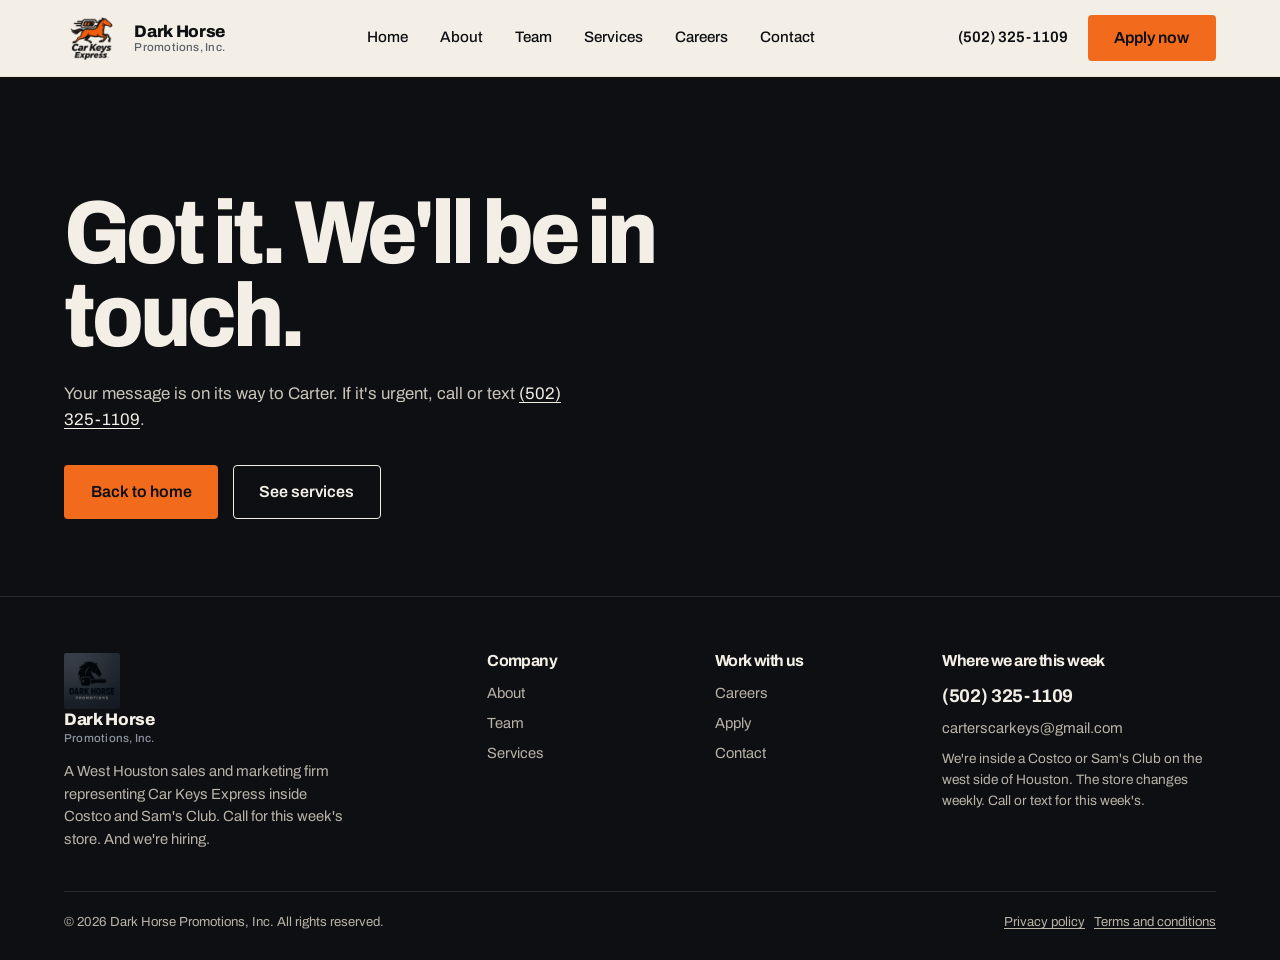
<file: thanks/index.html>
<!doctype html>
<html lang="en">
<head>
<meta charset="utf-8">
<meta name="viewport" content="width=device-width, initial-scale=1">
<title>Thanks | Dark Horse Promotions, Inc.</title>
<meta name="description" content="We received your message.">
<link rel="canonical" href="https://darkhorsepromotions.com/thanks/">
<meta property="og:title" content="Thanks | Dark Horse Promotions, Inc.">
<meta property="og:description" content="We received your message.">
<meta property="og:image" content="https://darkhorsepromotions.com/img/hero.jpg">
<meta property="og:type" content="website">
<link rel="icon" href="/img/logo-horse.jpg">
<link rel="preconnect" href="https://fonts.googleapis.com">
<link rel="preconnect" href="https://fonts.gstatic.com" crossorigin>
<link href="https://fonts.googleapis.com/css2?family=Archivo:wdth,wght@62..125,400..900&display=swap" rel="stylesheet">
<link rel="stylesheet" href="/styles.css">
</head>
<body>
<a class="skip" href="#main">Skip to content</a>
<header id="header">
  <nav class="pad">
    <a class="brand" href="/" aria-label="Dark Horse Promotions home">
      <img src="/img/logo-horse.jpg" alt="">
      <span class="brand-name">Dark Horse<small>Promotions, Inc.</small></span>
    </a>
    <ul class="nav-links" id="nav-links">
      <li><a href="/">Home</a></li>
      <li><a href="/about/">About</a></li>
      <li><a href="/team/">Team</a></li>
      <li><a href="/services/">Services</a></li>
      <li><a href="/careers/">Careers</a></li>
      <li><a href="/contact/">Contact</a></li>
    </ul>
    <div class="nav-right">
      <a class="nav-phone" href="tel:+15023251109">(502) 325-1109</a>
      <a class="btn btn-orange" href="/apply/">Apply now</a>
      <button class="menu-btn" aria-label="Menu" aria-expanded="false" aria-controls="nav-links" onclick="var h=document.getElementById('header');var o=h.classList.toggle('open');this.setAttribute('aria-expanded',o)">
        <svg viewBox="0 0 24 24" fill="none" stroke="currentColor" stroke-width="2" stroke-linecap="round"><path d="M4 7h16M4 12h16M4 17h16"/></svg>
      </button>
    </div>
  </nav>
</header>
<main id="main">

<section class="page-hero pad">
  <h1>Got it. We'll be in touch.</h1>
  <p>Your message is on its way to Carter. If it's urgent, call or text <a href="tel:+15023251109" style="text-decoration:underline;text-underline-offset:3px;color:var(--bone)">(502) 325-1109</a>.</p>
  <div style="margin-top:2rem;display:flex;gap:.9rem;flex-wrap:wrap">
    <a class="btn btn-orange" href="/">Back to home</a>
    <a class="btn btn-line" href="/services/">See services</a>
  </div>
</section>
</main>
<footer class="pad">
  <div class="foot">
    <div>
      <a class="brand" href="/"><img src="/img/logo-dark.jpg" alt=""><span class="brand-name">Dark Horse<small>Promotions, Inc.</small></span></a>
      <p>A West Houston sales and marketing firm representing Car Keys Express inside Costco and Sam's Club. Call for this week's store. And we're hiring.</p>
    </div>
    <div>
      <h4>Company</h4>
      <a href="/about/">About</a>
      <a href="/team/">Team</a>
      <a href="/services/">Services</a>
    </div>
    <div>
      <h4>Work with us</h4>
      <a href="/careers/">Careers</a>
      <a href="/apply/">Apply</a>
      <a href="/contact/">Contact</a>
    </div>
    <div>
      <h4>Where we are this week</h4>
      <a class="big-link" href="tel:+15023251109">(502) 325-1109</a>
      <a href="mailto:carterscarkeys@gmail.com">carterscarkeys@gmail.com</a>
      <p style="margin-top:.5rem;font-size:.85rem">We're inside a Costco or Sam's Club on the west side of Houston. The store changes weekly. Call or text for this week's.</p>
    </div>
  </div>
  <div class="copy">
    <span>© 2026 Dark Horse Promotions, Inc. All rights reserved.</span>
    <span><a href="/privacy/">Privacy policy</a> &nbsp; <a href="/terms/">Terms and conditions</a></span>
  </div>
</footer>
</body>
</html>
</file>
<file: styles.css>
:root{
  --ink:#0e0f12;
  --graphite:#1b1d22;
  --bone:#f3efe7;
  --bone-2:#e9e3d8;
  --bone-3:#d9d2c4;
  --steel:#8d94a1;
  --muted-dark:#4a4f59;
  --muted-light:#b9b3a8;
  --orange:#f26b1d;
  --orange-deep:#c9530f;
  --white:#fff;
  --measure:62ch;
  --pad:clamp(20px,5vw,72px);
  --gap:clamp(16px,2vw,32px);
}
*{box-sizing:border-box;margin:0;padding:0}
html{scroll-behavior:smooth}
@media(prefers-reduced-motion:reduce){html{scroll-behavior:auto}*{animation:none!important;transition:none!important}}
body{font-family:Archivo,system-ui,sans-serif;font-variation-settings:"wdth" 100;background:var(--ink);color:var(--bone);line-height:1.55;overflow-x:clip;-webkit-font-smoothing:antialiased}
h1,h2,h3,h4{line-height:1;letter-spacing:-.035em;font-weight:800}
a{color:inherit;text-decoration:none}
img{display:block;max-width:100%}
ul,ol{list-style:none}
:focus-visible{outline:3px solid var(--orange);outline-offset:3px}
.pad{padding-inline:var(--pad)}
.grid{display:grid;grid-template-columns:repeat(12,1fr);column-gap:var(--gap)}
.skip{position:absolute;left:-999px;top:8px;background:var(--orange);color:var(--ink);padding:.5rem 1rem;z-index:100}
.skip:focus{left:8px}

.btn{white-space:nowrap;display:inline-flex;align-items:center;justify-content:center;gap:.6rem;min-height:54px;padding:0 1.6rem;font-weight:600;font-size:1rem;border-radius:4px;border:1.5px solid transparent;cursor:pointer;font-family:inherit;transition:background .18s,color .18s,border-color .18s}
.btn-orange{background:var(--orange);color:var(--ink)}
.btn-orange:hover{background:var(--orange-deep);color:var(--white)}
.btn-line{border-color:currentColor;background:transparent;color:inherit}
.link{display:inline-flex;align-items:center;min-height:54px;padding:0 .25rem;font-weight:600;text-decoration:underline;text-underline-offset:4px;text-decoration-thickness:1.5px}
.link:hover{color:var(--orange)}
.dark .btn-line:hover,.hero .btn-line:hover{background:var(--bone);color:var(--ink);border-color:var(--bone)}
.light .btn-line:hover,.careers-band .btn-line:hover{background:var(--ink);color:var(--bone);border-color:var(--ink)}

/* ---------- header ---------- */
header{background:var(--bone);color:var(--ink);position:sticky;top:0;z-index:40;border-bottom:1px solid var(--bone-2)}
nav{height:76px;display:flex;align-items:center;justify-content:space-between;gap:2rem}
.brand{display:flex;align-items:center;gap:.9rem}
.brand img{width:56px;height:56px;object-fit:cover;mix-blend-mode:multiply}
.brand-name{line-height:1.05;font-weight:800;letter-spacing:-.02em;font-size:1.05rem}
.brand-name small{display:block;font-weight:500;font-size:.72rem;letter-spacing:.02em;color:#5b606b}
.nav-links{display:flex;gap:2rem;font-weight:500;font-size:.95rem}
.nav-links a{position:relative;padding:.25rem 0}
.nav-links a::after{content:"";position:absolute;left:0;right:100%;bottom:-2px;height:2px;background:var(--orange);transition:right .2s}
.nav-links a:hover::after,.nav-links a[aria-current]::after{right:0}
.nav-right{display:flex;align-items:center;gap:1.25rem}
.nav-phone{font-weight:600;font-size:.95rem;white-space:nowrap}
.nav-right .btn{min-height:46px}
.menu-btn{display:none;background:none;border:0;width:44px;height:44px;cursor:pointer;color:var(--ink)}
.menu-btn svg{width:26px;height:26px}
@media(max-width:1000px){
  .nav-links{display:none;position:absolute;left:0;right:0;top:76px;background:var(--bone);border-bottom:1px solid var(--bone-2);flex-direction:column;gap:0;padding:.5rem var(--pad) 1rem}
  .nav-links a{padding:.9rem 0;font-size:1.1rem;border-bottom:1px solid var(--bone-2)}
  .nav-links a::after{display:none}
  header.open .nav-links{display:flex}
  .nav-phone{display:none}
  .menu-btn{display:grid;place-items:center}
}
@media(max-width:600px){.nav-right{gap:.6rem}.nav-right .btn{padding:0 1rem;min-height:42px;font-size:.92rem}.brand{gap:.6rem}.brand img{width:44px;height:44px}.brand-name{font-size:.95rem;white-space:nowrap}.brand-name small{font-size:.66rem}}

/* ---------- hero (home) ---------- */
.hero{background:var(--ink);position:relative;min-height:min(88vh,860px);display:grid;grid-template-columns:repeat(12,1fr);column-gap:var(--gap);align-items:end;overflow:hidden}
.hero-copy{grid-column:1/8;padding:clamp(56px,9vh,120px) 0 clamp(48px,7vh,88px);position:relative;z-index:2}
.hero h1{font-size:clamp(3rem,7.4vw,7.2rem);font-variation-settings:"wdth" 92;letter-spacing:-.045em;line-height:.94;max-width:12ch}
.hero h1 span{display:block}
.hero h1{max-width:none}
.hero p{margin-top:2rem;max-width:44ch;font-size:clamp(1.05rem,1.35vw,1.3rem);color:#c9c4ba}
.hero-actions{display:flex;gap:.9rem;flex-wrap:wrap;margin-top:2.25rem}
.hero-photo{grid-column:8/13;align-self:stretch;position:relative;min-height:420px;margin-block:clamp(40px,6vh,72px) 0}
.hero-photo img{position:absolute;inset:0;width:100%;height:100%;object-fit:cover;object-position:55% 25%}
.hero-aside{margin-top:2.5rem;padding-top:1.25rem;border-top:1px solid rgba(243,239,231,.18);max-width:44ch;color:#c9c4ba;font-size:.98rem}
.hero-aside b{color:var(--bone);font-weight:700}
.hero-aside a{color:var(--bone);text-decoration:underline;text-underline-offset:3px}
@media(max-width:900px){
  .hero{grid-template-columns:1fr;min-height:0;align-items:start}
  .hero-copy{grid-column:1;padding:48px 0 32px}
  .hero-photo{grid-column:1;min-height:70vw;margin:0 0 32px}
}

/* ---------- page hero (subpages) ---------- */
.page-hero{background:var(--ink);color:var(--bone);padding-block:clamp(64px,9vw,120px) clamp(48px,6vw,88px);position:relative;overflow:hidden}
.page-hero h1{font-size:clamp(2.8rem,7vw,6.4rem);font-variation-settings:"wdth" 90;letter-spacing:-.045em;line-height:.92;max-width:16ch}
.page-hero p{margin-top:1.5rem;max-width:52ch;font-size:clamp(1.05rem,1.3vw,1.25rem);color:#c9c4ba}
.page-hero.with-photo{display:grid;grid-template-columns:repeat(12,1fr);column-gap:var(--gap);padding-block:0;min-height:520px;align-items:end}
.page-hero.with-photo .ph-copy{grid-column:1/8;padding-block:clamp(64px,9vw,120px) clamp(48px,6vw,88px)}
.page-hero.with-photo .ph-img{grid-column:8/13;align-self:stretch;position:relative;min-height:360px;margin-top:clamp(40px,6vh,72px)}
.page-hero.with-photo .ph-img img{position:absolute;inset:0;width:100%;height:100%;object-fit:cover}
@media(max-width:900px){.page-hero.with-photo{grid-template-columns:1fr}.page-hero.with-photo .ph-copy,.page-hero.with-photo .ph-img{grid-column:1}.page-hero.with-photo .ph-img{min-height:64vw;margin:0 0 40px}}

/* ---------- sections ---------- */
section{padding-block:clamp(72px,10vw,140px)}
.light{background:var(--bone);color:var(--ink)}
.light-2{background:var(--bone-2);color:var(--ink)}
.dark{background:var(--ink);color:var(--bone)}
.section-title{grid-column:1/6;font-size:clamp(2.2rem,4.4vw,4rem);letter-spacing:-.04em}
.section-body{grid-column:6/13;max-width:var(--measure);font-size:clamp(1.05rem,1.25vw,1.2rem);color:var(--muted-dark)}
.dark .section-body{color:var(--muted-light)}
.section-body .btn,.section-body .link{margin-top:1.75rem}
.section-title.wide{grid-column:1/-1;max-width:18ch;font-size:clamp(2.6rem,5.6vw,5.2rem)}
.section-body.under{grid-column:1/8;margin-top:1.5rem}
.section-body p+p{margin-top:1rem}
@media(max-width:900px){.section-title,.section-body{grid-column:1/-1}.section-body{margin-top:1.25rem}}

/* statements: 3 or 4 columns, hairline dividers */
.statements{grid-column:1/-1;margin-top:clamp(40px,6vw,80px);display:grid;grid-template-columns:repeat(3,1fr);border-top:1px solid currentColor}
.statements.four{grid-template-columns:repeat(4,1fr)}
.statements li{padding:1.75rem 1.5rem 2rem 0;border-right:1px solid var(--bone-2)}
.dark .statements li{border-right-color:rgba(243,239,231,.14)}
.statements li:last-child{border-right:0}
.statements li+li{padding-left:1.5rem}
.statements h3{font-size:1.35rem;letter-spacing:-.02em;line-height:1.15;margin-bottom:.7rem}
.statements p{color:var(--muted-dark);font-size:1rem;max-width:34ch}
.dark .statements p{color:var(--muted-light)}
@media(max-width:900px){.statements,.statements.four{grid-template-columns:1fr}.statements li,.statements li+li{border-right:0;border-bottom:1px solid var(--bone-2);padding-left:0}.dark .statements li{border-bottom-color:rgba(243,239,231,.14)}.statements li:last-child{border-bottom:0}}

/* editorial list */
.list{grid-column:1/-1;margin-top:clamp(40px,6vw,80px)}
.list li{display:grid;grid-template-columns:1fr 1.2fr;gap:2rem;padding:1.6rem 0;border-top:1px solid rgba(243,239,231,.14);align-items:baseline}
.light .list li{border-top-color:var(--bone-3)}
.list li:last-child{border-bottom:1px solid rgba(243,239,231,.14)}
.light .list li:last-child{border-bottom-color:var(--bone-3)}
.list h3{font-size:clamp(1.4rem,2.2vw,2rem);letter-spacing:-.03em;font-weight:700}
.list p{color:var(--muted-light);max-width:56ch}
.light .list p{color:var(--muted-dark)}
@media(max-width:700px){.list li{grid-template-columns:1fr;gap:.5rem}}

/* numbered steps (a true sequence) */
.steps{grid-column:1/-1;margin-top:clamp(40px,6vw,80px);display:grid;grid-template-columns:repeat(4,1fr);gap:var(--gap)}
.steps li{border-top:1px solid currentColor;padding-top:1.25rem}
.steps .n{font-size:1rem;font-weight:400;color:var(--muted-light);margin-bottom:1.1rem;font-variant-numeric:tabular-nums}
.light .steps .n{color:var(--muted-dark)}
.steps h3{font-size:1.3rem;letter-spacing:-.02em;line-height:1.15;margin-bottom:.6rem}
.steps p{color:var(--muted-dark);max-width:32ch}
.dark .steps p{color:var(--muted-light)}
@media(max-width:900px){.steps{grid-template-columns:1fr 1fr}}
@media(max-width:560px){.steps{grid-template-columns:1fr}}

/* claims: big statements with rule */
.claims{grid-column:1/-1;margin-top:clamp(40px,6vw,80px);display:grid;grid-template-columns:repeat(3,1fr);gap:clamp(24px,3vw,48px)}
.claims li{border-top:1px solid currentColor;padding-top:1.25rem}
.claims h3{font-size:clamp(1.6rem,2.6vw,2.4rem);letter-spacing:-.03em;margin-bottom:.75rem}
.claims p{color:var(--muted-light);max-width:36ch}
.light .claims p{color:var(--muted-dark)}
@media(max-width:900px){.claims{grid-template-columns:1fr}}

/* photos */
.photos{grid-column:1/-1;margin-top:clamp(40px,6vw,80px);display:grid;grid-template-columns:repeat(12,1fr);gap:clamp(12px,1.5vw,24px)}
.photos figure{position:relative;overflow:hidden;background:var(--bone-2)}
.photos img{width:100%;height:100%;object-fit:cover}
.photos .big{grid-column:1/8;grid-row:1/3}
.photos .a,.photos .b{grid-column:8/13;aspect-ratio:4/3}
.photos figcaption{position:absolute;left:0;bottom:0;background:var(--bone);color:var(--ink);font-size:.85rem;font-weight:600;padding:.45rem .7rem}
@media(max-width:900px){.photos .big,.photos .a,.photos .b{grid-column:1/-1;grid-row:auto;aspect-ratio:4/3}}

/* team */
.person{grid-column:1/-1;margin-top:clamp(40px,6vw,80px);display:grid;grid-template-columns:5fr 7fr;gap:clamp(24px,4vw,64px);align-items:start}
.person img{width:100%;aspect-ratio:4/5;object-fit:cover;object-position:60% 20%}
.person h3{font-size:clamp(1.8rem,3vw,2.8rem);letter-spacing:-.035em}
.person .role{display:block;margin:.6rem 0 1.5rem;font-weight:600;color:var(--orange-deep)}
.dark .person .role{color:var(--orange)}
.person p{max-width:var(--measure);color:var(--muted-dark);font-size:1.05rem}
.person p+p{margin-top:1rem}
.dark .person p{color:var(--muted-light)}
.person .contact-lines{margin-top:1.5rem;display:grid;gap:.35rem;font-weight:600}
.person .contact-lines a:hover{color:var(--orange-deep)}
@media(max-width:800px){.person{grid-template-columns:1fr}}

/* careers band */
.careers-band{background:var(--bone-2);color:var(--ink)}
.careers-band .grid{align-items:end}
.careers-band h2{grid-column:1/8;font-size:clamp(2.6rem,6vw,5.6rem);letter-spacing:-.045em;line-height:.95;font-variation-settings:"wdth" 92}
.careers-band .aside{grid-column:8/13;max-width:44ch;font-size:1.1rem;color:#3d424c}
.careers-band .aside .actions{display:flex;gap:.9rem;flex-wrap:wrap;margin-top:1.75rem}
@media(max-width:900px){.careers-band h2,.careers-band .aside{grid-column:1/-1}.careers-band .aside{margin-top:1.5rem}}

/* CTA band */
.cta-band .grid{align-items:end}
.cta-band h2{grid-column:1/8;font-size:clamp(2.4rem,5.6vw,5.2rem);letter-spacing:-.045em;line-height:.95;font-variation-settings:"wdth" 92}
.cta-band .aside{grid-column:8/13;max-width:44ch;font-size:1.1rem}
.cta-band .aside .btn{margin-top:1.5rem}
@media(max-width:900px){.cta-band h2,.cta-band .aside{grid-column:1/-1}.cta-band .aside{margin-top:1.5rem}}

/* forms */
.form-title{grid-column:1/6}
.form-title h2{font-size:clamp(2.2rem,4.4vw,4rem);letter-spacing:-.04em}
.form-title p{margin-top:1.25rem;max-width:40ch;color:var(--muted-light);font-size:1.05rem}
.light .form-title p{color:var(--muted-dark)}
.form-title .direct{margin-top:2rem;display:grid;gap:.5rem;font-weight:600}
.form-title .direct a:hover{color:var(--orange)}
.form-title .direct small{display:block;font-weight:400;color:var(--muted-light);font-size:.85rem}
.form{grid-column:6/13;display:grid;gap:1.6rem;align-content:start}
.field{display:grid;gap:.4rem}
.field label{font-size:.85rem;font-weight:600;color:var(--muted-light)}
.light .field label{color:var(--muted-dark)}
.field input,.field textarea{width:100%;background:transparent;border:0;border-bottom:1.5px solid rgba(243,239,231,.3);color:inherit;padding:.7rem 0;font:inherit;font-size:1.05rem;border-radius:0;transition:border-color .18s}
.light .field input,.light .field textarea{border-bottom-color:rgba(14,15,18,.3)}
.field input:focus,.field textarea:focus{outline:none;border-bottom-color:var(--orange)}
.field textarea{min-height:110px;resize:vertical}
.field input[type=file]{padding:.9rem;border:1.5px dashed rgba(243,239,231,.35);font-size:.95rem;cursor:pointer}
.light .field input[type=file]{border-color:rgba(14,15,18,.35)}
.field input[type=file]::file-selector-button{font:inherit;font-weight:600;background:var(--orange);color:var(--ink);border:0;border-radius:3px;padding:.5rem .9rem;margin-right:.9rem;cursor:pointer}
.field .hint{font-size:.82rem;color:var(--muted-light)}
.light .field .hint{color:var(--muted-dark)}
.two{display:grid;grid-template-columns:1fr 1fr;gap:1.6rem}
.consent{display:grid;grid-template-columns:auto 1fr;gap:.8rem;align-items:start;font-size:.82rem;color:var(--muted-light);line-height:1.5}
.light .consent{color:var(--muted-dark)}
.consent input{width:18px;height:18px;margin-top:.15rem;accent-color:var(--orange)}
.consent a{text-decoration:underline;text-underline-offset:2px}
.form .btn{justify-self:start}
@media(max-width:900px){.form-title,.form{grid-column:1/-1}.form{margin-top:2.5rem}}
@media(max-width:600px){.two{grid-template-columns:1fr}}

/* prose (privacy, thanks) */
.prose{grid-column:1/9;max-width:var(--measure);font-size:1.05rem;color:var(--muted-dark)}
.dark .prose{color:var(--muted-light)}
.prose h2{color:inherit;font-size:1.5rem;letter-spacing:-.02em;margin:2rem 0 .75rem}
.light .prose h2{color:var(--ink)}
.prose h3{font-size:1.15rem;letter-spacing:-.01em;margin:1.5rem 0 .5rem;color:var(--ink)}
.prose p+p{margin-top:1rem}
.prose p{margin-top:.75rem}
.prose b{color:var(--ink)}
.prose ul{list-style:disc;padding-left:1.25rem;margin-top:.75rem}
.prose li+li{margin-top:.35rem}
@media(max-width:900px){.prose{grid-column:1/-1}}

/* footer */
footer{background:var(--ink);color:var(--muted-light);border-top:1px solid rgba(243,239,231,.12);padding-block:56px 28px;font-size:.92rem}
.foot{display:grid;grid-template-columns:2fr 1fr 1fr 1.4fr;gap:2rem}
.foot .brand img{mix-blend-mode:normal;border-radius:2px}
.foot .brand-name{color:var(--bone)}
.foot .brand-name small{color:var(--steel)}
.foot p{max-width:36ch;margin-top:1rem}
.foot h4{color:var(--bone);font-weight:700;margin-bottom:.8rem;font-size:1rem}
.foot a{display:block;margin-bottom:.45rem}
.foot a:hover{color:var(--orange)}
.foot .big-link{color:var(--bone);font-weight:700;font-size:1.15rem;letter-spacing:-.02em}
.copy{margin-top:2.5rem;padding-top:1.25rem;border-top:1px solid rgba(243,239,231,.12);display:flex;justify-content:space-between;flex-wrap:wrap;gap:.5rem;font-size:.82rem}
.copy a{text-decoration:underline;text-underline-offset:2px}
@media(max-width:900px){.foot{grid-template-columns:1fr 1fr}}
@media(max-width:560px){.foot{grid-template-columns:1fr}}
</file>
